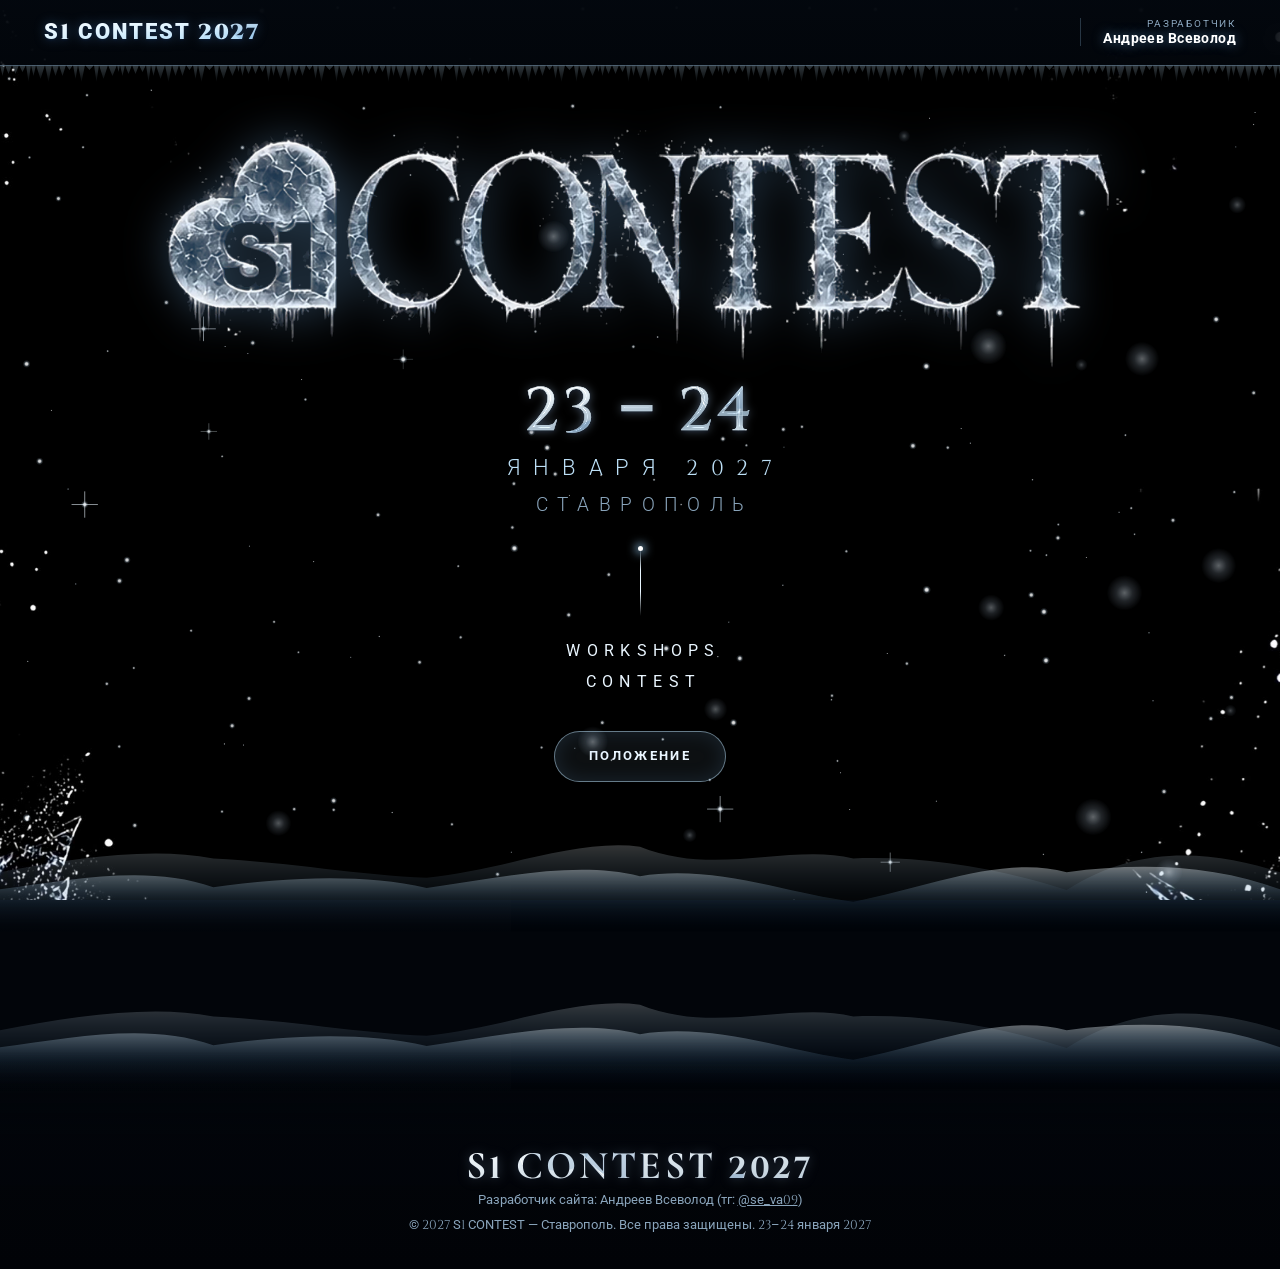
<file: index.html>
<!DOCTYPE html>
<html lang="ru">
<head>
    <meta charset="UTF-8">
    <meta name="viewport" content="width=device-width, initial-scale=1.0, user-scalable=yes">
    <title>S1 CONTEST 2027 | Ставрополь</title>
    <meta name="theme-color" content="#02050a">
    <meta name="description" content="S1 CONTEST 2027 — танцевальный контест и мастер-классы в Ставрополе, 23–24 января 2027.">
    <link rel="icon" href="data:image/svg+xml,%3Csvg xmlns='http://www.w3.org/2000/svg' viewBox='0 0 24 24' fill='none' stroke='%23bcdff6' stroke-width='1.6' stroke-linecap='round'%3E%3Cpath d='M12 2v20M4 7l16 10M4 17L20 7'/%3E%3C/svg%3E">
    <link rel="preload" as="image" href="img/ice-wide.jpg" media="(min-aspect-ratio: 1/1)">
    <link rel="preload" as="image" href="img/ice-tall.jpg" media="(max-aspect-ratio: 1/1)">
    <script>document.documentElement.classList.add('js')</script>
    <link rel="stylesheet" href="https://cdnjs.cloudflare.com/ajax/libs/font-awesome/6.4.0/css/all.min.css">
    <link rel="stylesheet" href="styles.css">
</head>
<body>

<!-- Фон: аврора, ледяная рамка, снегопад -->
<div class="aurora" aria-hidden="true"></div>
<div class="ice-frame" aria-hidden="true"><div class="ice-img"></div></div>
<canvas id="snow-back" aria-hidden="true"></canvas>
<canvas id="snow-front" aria-hidden="true"></canvas>

<svg width="0" height="0" style="position:absolute" aria-hidden="true" focusable="false">
  <defs>
    <filter id="iceText" x="-4%" y="-12%" width="108%" height="124%" color-interpolation-filters="sRGB">
      <feGaussianBlur in="SourceAlpha" stdDeviation="1.7" result="b"/>
      <feSpecularLighting in="b" surfaceScale="5" specularConstant=".6" specularExponent="26" lighting-color="#ffffff" result="s">
        <feDistantLight azimuth="235" elevation="52"/>
      </feSpecularLighting>
      <feComposite in="s" in2="SourceAlpha" operator="in" result="s2"/>
      <feComposite in="SourceGraphic" in2="s2" operator="arithmetic" k1="0" k2="1" k3=".6" k4="0"/>
    </filter>
    <linearGradient id="snowGrad" x1="0" y1="0" x2="0" y2="1">
      <stop offset="0" stop-color="#f2faff" stop-opacity=".96"/>
      <stop offset=".16" stop-color="#c9e4f7" stop-opacity=".72"/>
      <stop offset=".55" stop-color="#5b8fbb" stop-opacity=".26"/>
      <stop offset="1" stop-color="#0a182a" stop-opacity="0"/>
    </linearGradient>
    <linearGradient id="iceHeart" x1="0" y1="0" x2="1" y2="1">
      <stop offset="0" stop-color="#ffffff"/>
      <stop offset=".5" stop-color="#b9d8ee"/>
      <stop offset="1" stop-color="#6f9ec0"/>
    </linearGradient>
  </defs>
</svg>

<header>
    <div class="container">
        <div class="header-content">
            <div class="logo">S1 CONTEST 2027</div>
            
            
            <a class="dev-credit" href="https://t.me/se_va09" target="_blank" rel="noopener" title="Разработчик сайта"><span>Разработчик</span><b>Андреев Всеволод</b></a>
        </div>
    </div>
</header>


<section class="hero" id="hero">
    <div class="container">
        <div class="hero-content">
            <h1 class="hero-logo"><img src="img/logo-s1-contest.webp" alt="S1 CONTEST 2027" width="2520" height="634"></h1>
            <div class="hero-date">23 – 24</div>
            <div class="hero-month">января 2027</div>
            <div class="hero-place">Ставрополь</div>
            <div class="hero-line"></div>
            <div class="hero-sub">Workshops<br>Contest</div>
            <div class="btn-group">
                <a href="polozhenie.html" class="btn ghost">ПОЛОЖЕНИЕ</a>
            </div>
        </div>
    </div>
    <div class="drift" aria-hidden="true">
        <svg class="d-back" viewBox="0 0 1440 160" preserveAspectRatio="none"><path d="M0 70 C84 50 168 33 240 50 C324 55 408 75 480 78 C564 68 648 21 720 33 C804 77 888 28 960 50 C1044 46 1128 66 1200 96 C1284 26 1368 41 1440 70 V160 H0 Z" fill="url(#snowGrad)"/></svg>
        <svg class="d-front" viewBox="0 0 1440 160" preserveAspectRatio="none"><path d="M0 95 C84 80 168 59 240 92 C324 77 408 72 480 93 C564 78 648 53 720 76 C804 58 888 102 960 113 C1044 92 1128 45 1200 70 C1284 55 1368 60 1440 95 V160 H0 Z" fill="url(#snowGrad)"/></svg>
    </div>
</section>

<footer>
    <div class="drift" aria-hidden="true">
        <svg class="d-back" viewBox="0 0 1440 160" preserveAspectRatio="none"><path d="M0 70 C84 50 168 33 240 50 C324 55 408 75 480 78 C564 68 648 21 720 33 C804 77 888 28 960 50 C1044 46 1128 66 1200 96 C1284 26 1368 41 1440 70 V160 H0 Z" fill="url(#snowGrad)"/></svg>
        <svg class="d-front" viewBox="0 0 1440 160" preserveAspectRatio="none"><path d="M0 95 C84 80 168 59 240 92 C324 77 408 72 480 93 C564 78 648 53 720 76 C804 58 888 102 960 113 C1044 92 1128 45 1200 70 C1284 55 1368 60 1440 95 V160 H0 Z" fill="url(#snowGrad)"/></svg>
    </div>
    <div class="container">
        <h3>S1 CONTEST 2027</h3>
        <p class="copyright">Разработчик сайта: Андреев Всеволод (тг: <a href="https://t.me/se_va09" target="_blank" rel="noopener" style="color:inherit;text-decoration:underline">@se_va09</a>)</p>
        <p class="copyright">© 2027 S1 CONTEST — Ставрополь. Все права защищены. 23–24 января 2027</p>
    </div>
</footer>

<script src="forms.js"></script>
<script src="script.js"></script>
</body>
</html>
</file>
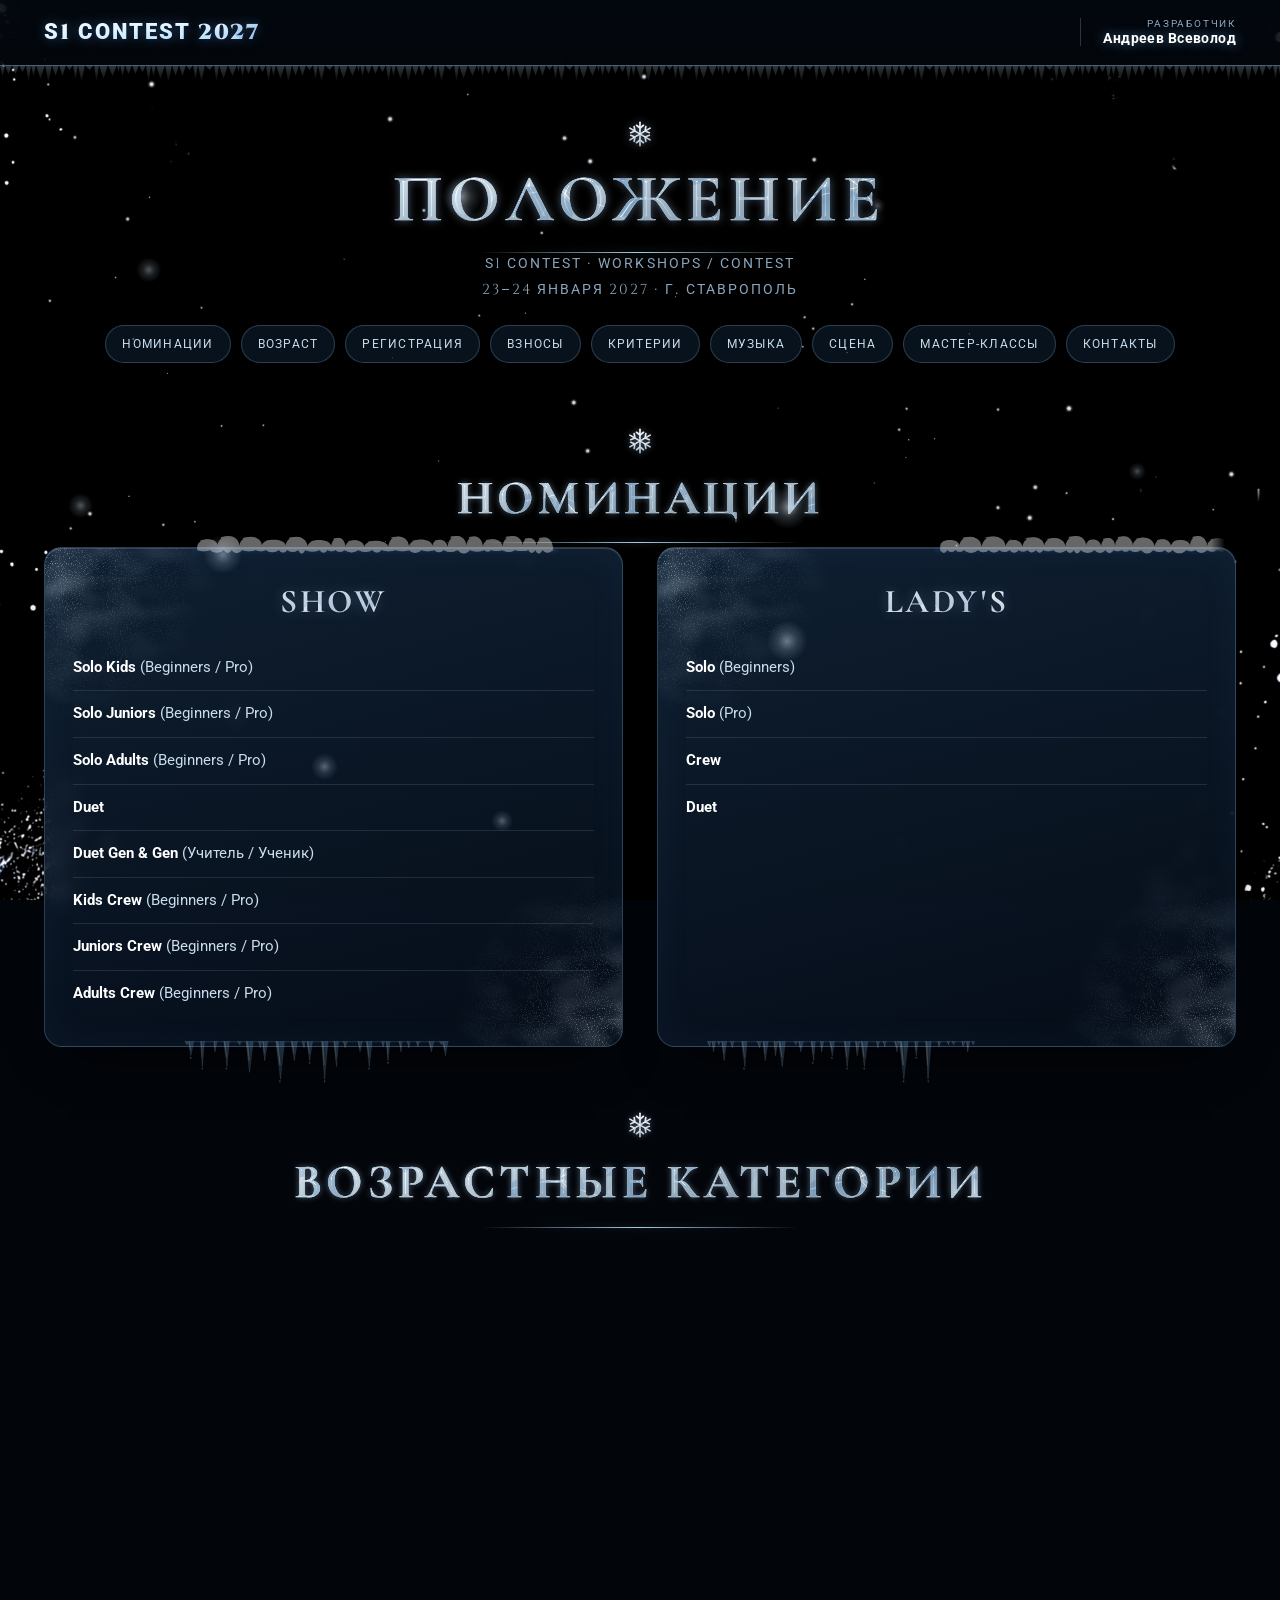
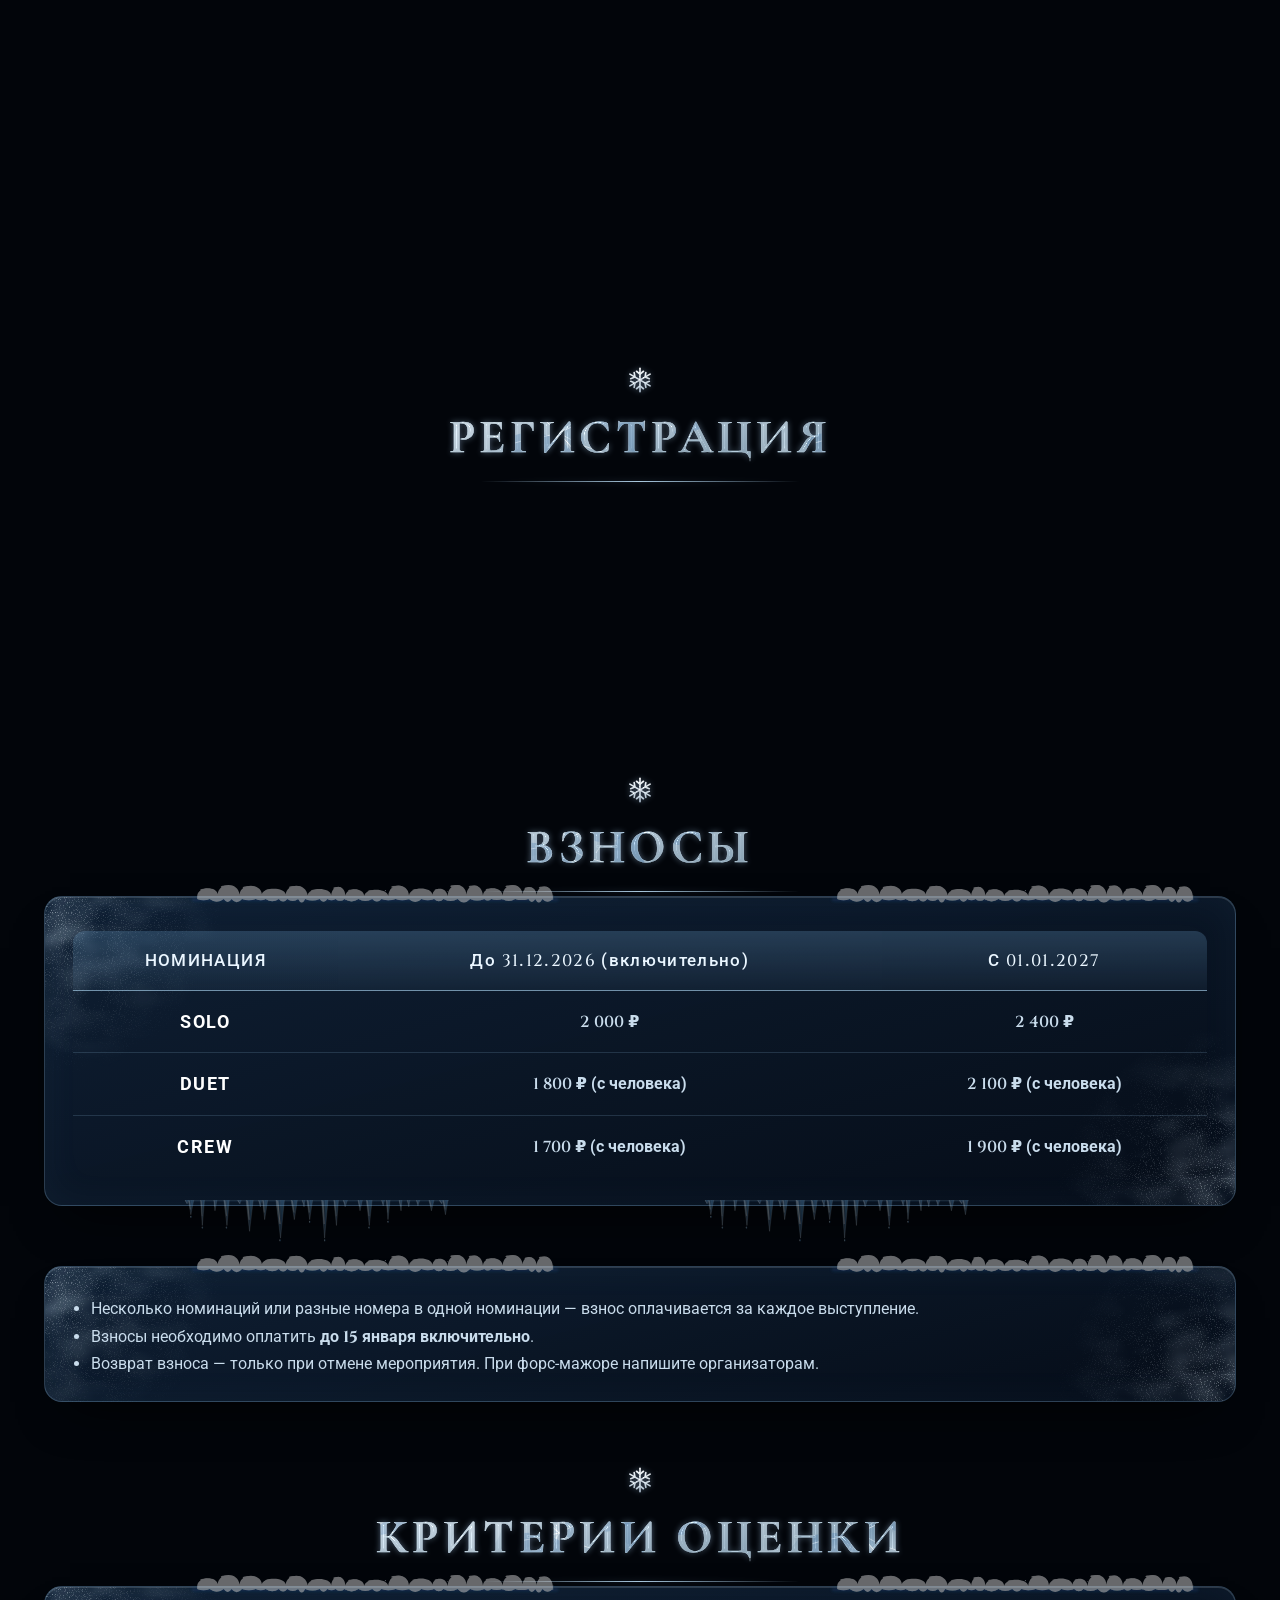
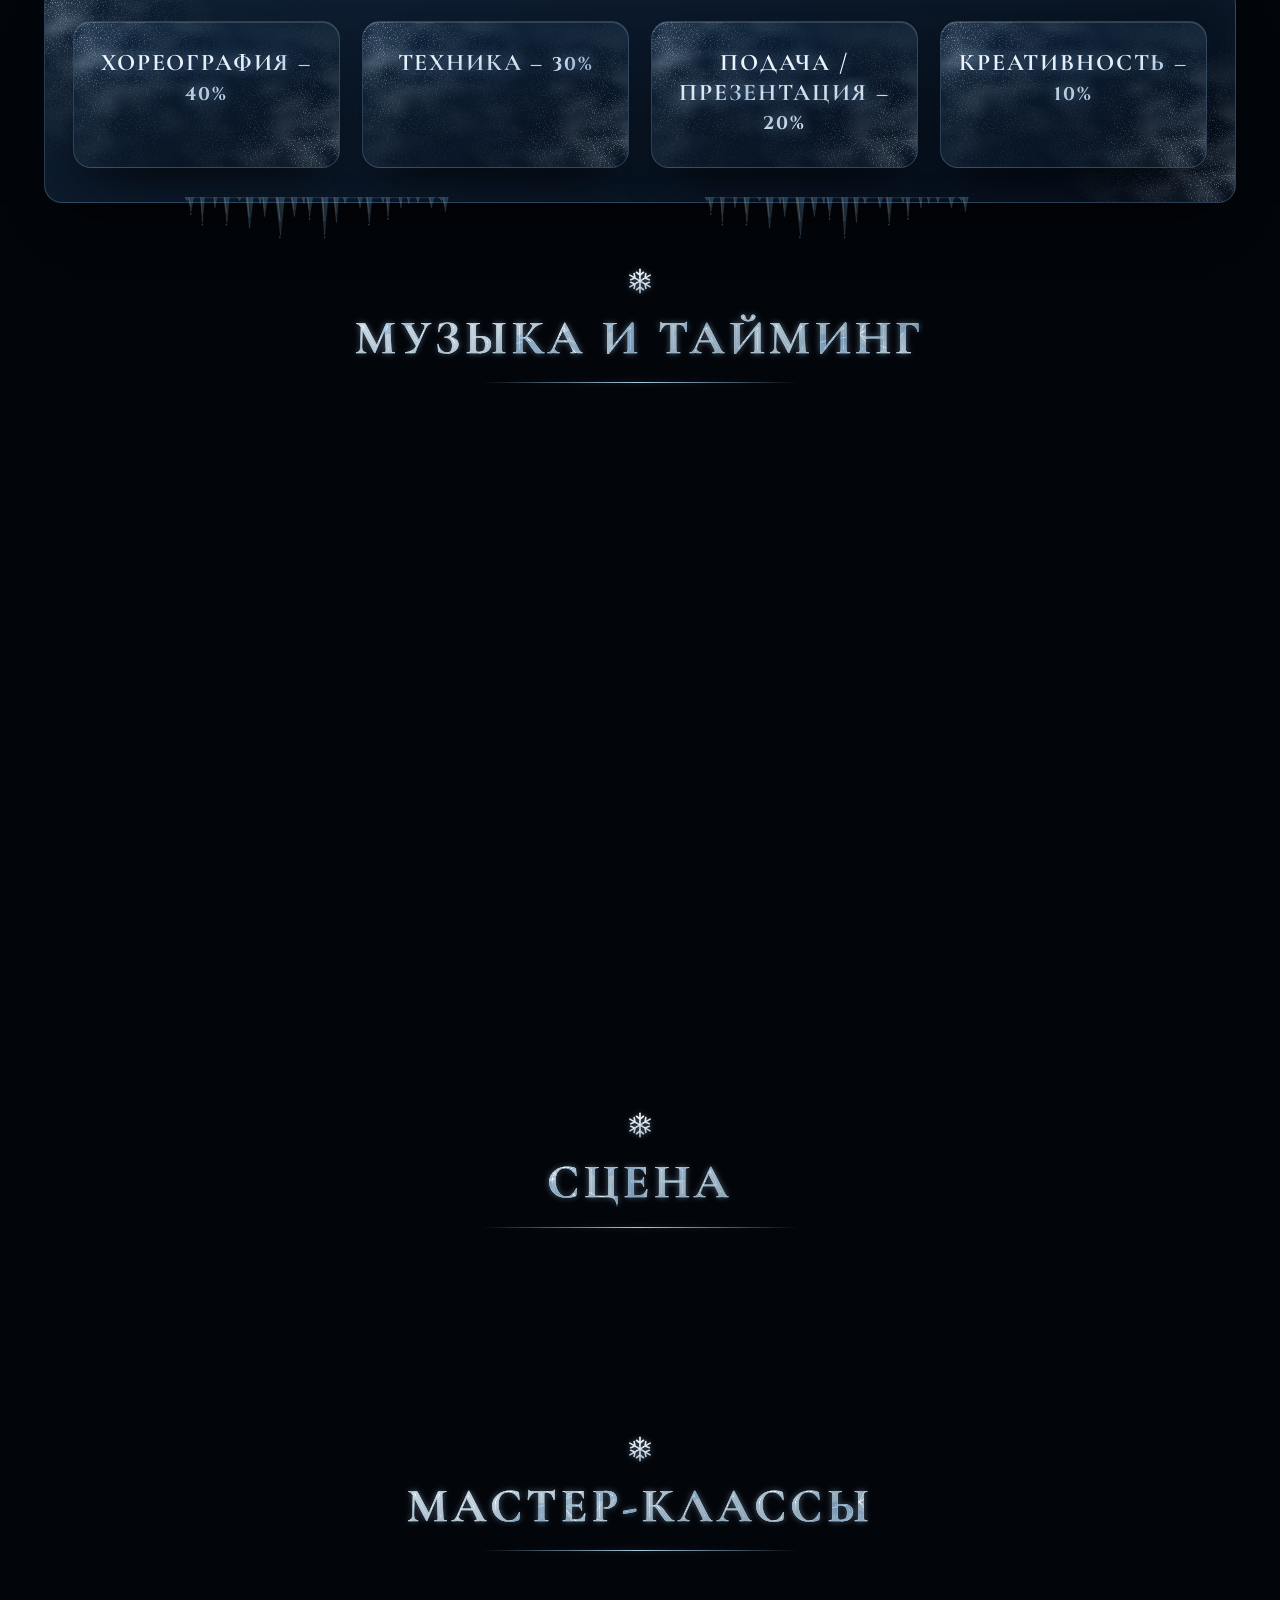
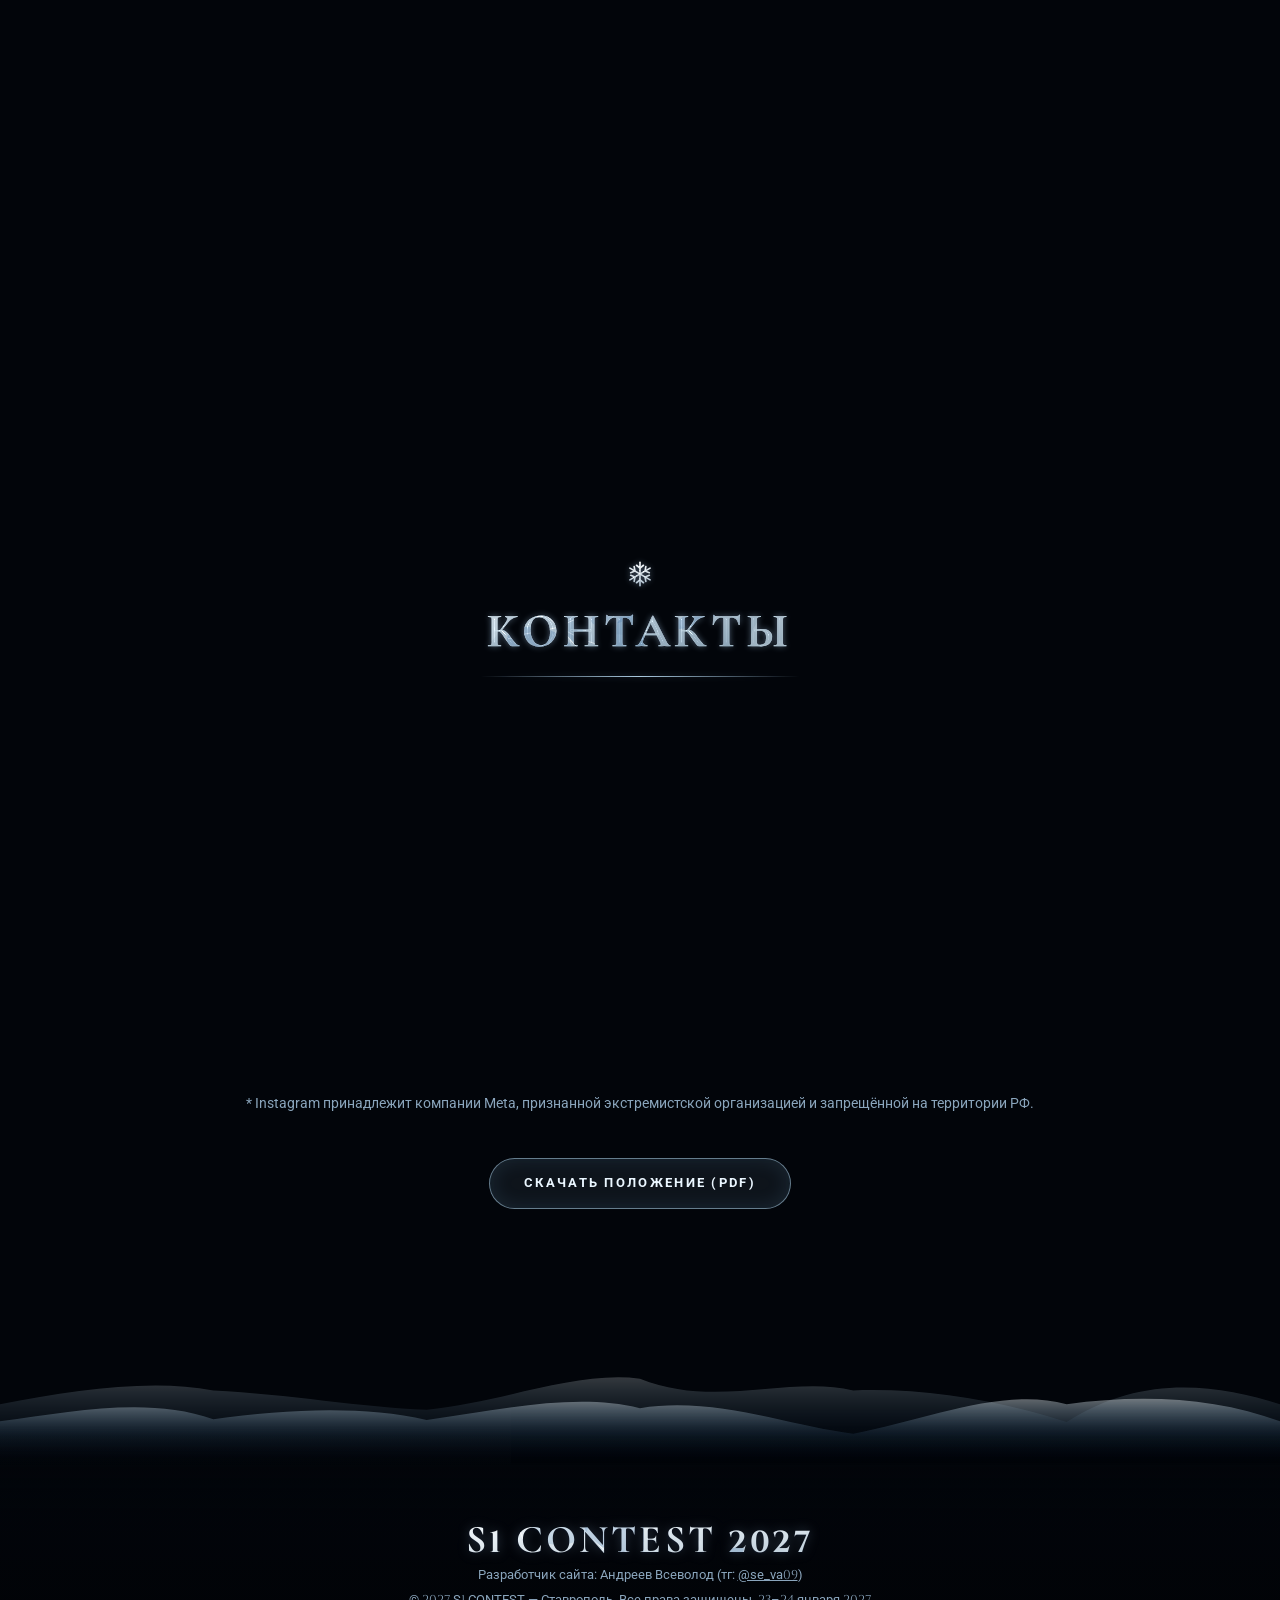
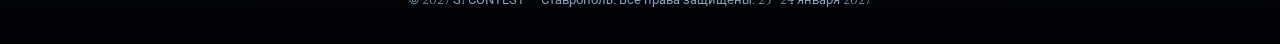
<file: polozhenie.html>
<!DOCTYPE html>
<html lang="ru">
<head>
    <meta charset="UTF-8">
    <meta name="viewport" content="width=device-width, initial-scale=1.0, user-scalable=yes">
    <title>Положение | S1 CONTEST 2027</title>
    <meta name="theme-color" content="#02050a">
    <meta name="description" content="S1 CONTEST 2027 — танцевальный контест и мастер-классы в Ставрополе, 23–24 января 2027.">
    <link rel="icon" href="data:image/svg+xml,%3Csvg xmlns='http://www.w3.org/2000/svg' viewBox='0 0 24 24' fill='none' stroke='%23bcdff6' stroke-width='1.6' stroke-linecap='round'%3E%3Cpath d='M12 2v20M4 7l16 10M4 17L20 7'/%3E%3C/svg%3E">
    <link rel="preload" as="image" href="img/ice-wide.jpg" media="(min-aspect-ratio: 1/1)">
    <link rel="preload" as="image" href="img/ice-tall.jpg" media="(max-aspect-ratio: 1/1)">
    <script>document.documentElement.classList.add('js')</script>
    <link rel="stylesheet" href="https://cdnjs.cloudflare.com/ajax/libs/font-awesome/6.4.0/css/all.min.css">
    <link rel="stylesheet" href="styles.css">
    <link rel="stylesheet" href="orders.css">
<style>
.pol-lead{text-align:center;color:var(--muted);letter-spacing:.14em;text-transform:uppercase;font-size:.9rem;line-height:1.8;margin:-6px 0 22px}
.pol-toc{display:flex;flex-wrap:wrap;gap:10px;justify-content:center;margin-bottom:10px}
.pol-toc a{padding:8px 16px;border:1px solid var(--line);border-radius:999px;color:var(--text);text-decoration:none;font-size:.78rem;letter-spacing:.1em;text-transform:uppercase;background:rgba(16,34,54,.55)}
.pol-toc a:hover{border-color:var(--ice-2);color:#fff}
.pol-page .pol-h{font-size:clamp(1.5rem,4vw,2.3rem);margin-top:64px;scroll-margin-top:90px}
.pol-page .categories-grid,.pol-page .info-box,.pol-page .warning-box,.pol-page .fees-table-container,.pol-page .criteria-box{margin-left:auto;margin-right:auto}
.pol-list{margin:0 0 0 20px;line-height:1.7}
.pol-pdf{text-align:center;margin-top:44px}
</style></head>
<body>

<!-- Фон: аврора, ледяная рамка, снегопад -->
<div class="aurora" aria-hidden="true"></div>
<div class="ice-frame" aria-hidden="true"><div class="ice-img"></div></div>
<canvas id="snow-back" aria-hidden="true"></canvas>
<canvas id="snow-front" aria-hidden="true"></canvas>

<svg width="0" height="0" style="position:absolute" aria-hidden="true" focusable="false">
  <defs>
    <filter id="iceText" x="-4%" y="-12%" width="108%" height="124%" color-interpolation-filters="sRGB">
      <feGaussianBlur in="SourceAlpha" stdDeviation="1.7" result="b"/>
      <feSpecularLighting in="b" surfaceScale="5" specularConstant=".6" specularExponent="26" lighting-color="#ffffff" result="s">
        <feDistantLight azimuth="235" elevation="52"/>
      </feSpecularLighting>
      <feComposite in="s" in2="SourceAlpha" operator="in" result="s2"/>
      <feComposite in="SourceGraphic" in2="s2" operator="arithmetic" k1="0" k2="1" k3=".6" k4="0"/>
    </filter>
    <linearGradient id="snowGrad" x1="0" y1="0" x2="0" y2="1">
      <stop offset="0" stop-color="#f2faff" stop-opacity=".96"/>
      <stop offset=".16" stop-color="#c9e4f7" stop-opacity=".72"/>
      <stop offset=".55" stop-color="#5b8fbb" stop-opacity=".26"/>
      <stop offset="1" stop-color="#0a182a" stop-opacity="0"/>
    </linearGradient>
    <linearGradient id="iceHeart" x1="0" y1="0" x2="1" y2="1">
      <stop offset="0" stop-color="#ffffff"/>
      <stop offset=".5" stop-color="#b9d8ee"/>
      <stop offset="1" stop-color="#6f9ec0"/>
    </linearGradient>
  </defs>
</svg>

<header>
    <div class="container">
        <div class="header-content">
            <a class="logo" href="index.html" style="text-decoration:none">S1 CONTEST 2027</a>
            
            
            <a class="dev-credit" href="https://t.me/se_va09" target="_blank" rel="noopener" title="Разработчик сайта"><span>Разработчик</span><b>Андреев Всеволод</b></a>
        </div>
    </div>
</header>

<section class="page-sec pol-page"><div class="container">
  <h1 class="section-title">ПОЛОЖЕНИЕ</h1>
  <p class="pol-lead">S1 CONTEST · WORKSHOPS / CONTEST<br>23–24 января 2027 · г. Ставрополь</p>
  <div class="pol-toc">
    <a href="#nom">Номинации</a><a href="#age">Возраст</a><a href="#reg">Регистрация</a><a href="#fee">Взносы</a><a href="#crit">Критерии</a><a href="#music">Музыка</a><a href="#stage">Сцена</a><a href="#ws">Мастер-классы</a><a href="#cont">Контакты</a>
  </div>

  <h2 class="section-title pol-h" id="nom">НОМИНАЦИИ</h2>
  <div class="categories-grid">
    <div class="category-card"><h3>SHOW</h3><ul><li><strong>Solo Kids</strong> (Beginners / Pro)</li><li><strong>Solo Juniors</strong> (Beginners / Pro)</li><li><strong>Solo Adults</strong> (Beginners / Pro)</li><li><strong>Duet</strong></li><li><strong>Duet Gen &amp; Gen</strong> (Учитель / Ученик)</li><li><strong>Kids Crew</strong> (Beginners / Pro)</li><li><strong>Juniors Crew</strong> (Beginners / Pro)</li><li><strong>Adults Crew</strong> (Beginners / Pro)</li></ul></div>
    <div class="category-card"><h3>LADY'S</h3><ul><li><strong>Solo</strong> (Beginners)</li><li><strong>Solo</strong> (Pro)</li><li><strong>Crew</strong></li><li><strong>Duet</strong></li></ul></div>
  </div>

  <h2 class="section-title pol-h" id="age">ВОЗРАСТНЫЕ КАТЕГОРИИ</h2>
  <div class="categories-grid">
    <div class="category-card"><h3>SHOW</h3><ul><li><strong>Kids</strong> — до 12 лет включительно</li><li><strong>Juniors</strong> — 13–17 лет включительно</li><li><strong>Adults</strong> — от 18 лет включительно</li></ul></div>
    <div class="category-card"><h3>БЕЗ ОГРАНИЧЕНИЙ</h3><ul><li><strong>Adults Crew (Beginners / Pro)</strong>, <strong>Duet</strong> и <strong>Duet Gen &amp; Gen</strong> — без возрастных ограничений</li></ul></div>
    <div class="category-card"><h3>LADY'S</h3><ul><li>от 16 лет</li><li>Solo · Crew · Duet</li></ul></div>
  </div>
  <div class="categories-grid" style="margin-top:20px">
    <div class="info-box"><h3>УРОВНИ</h3><p><strong>BEGINNERS</strong> — танцоры начального и среднего уровня, занимающиеся до 2 лет.<br><strong>PRO</strong> — профессиональные танцоры, занимающиеся более 2–3 лет.</p></div>
    <div class="info-box"><h3>СОСТАВ</h3><p><strong>SOLO</strong> — 1 участник · <strong>DUET</strong> — 2 участника · <strong>CREW</strong> — от 5 участников.</p></div>
  </div>
  <div class="warning-box"><h3>20% ИЗ СОСЕДНЕЙ КАТЕГОРИИ</h3><p>В каждой категории допускается 20% участников из соседней возрастной категории.</p></div>

  <h2 class="section-title pol-h" id="reg">РЕГИСТРАЦИЯ</h2>
  <div class="info-box"><ul class="pol-list"><li>Регистрация во всех номинациях — <strong>до 10 января включительно</strong>. После 10 января заявки не принимаются.</li><li>Количество участников ограничено. Если лимит набран, регистрация закрывается раньше срока; поздние заявки попадают в «лист ожидания».</li></ul></div>
  <div class="warning-box"><h3>ВНИМАНИЕ</h3><p>Регистрация считается завершённой только после оплаты взноса.</p></div>

  <h2 class="section-title pol-h" id="fee">ВЗНОСЫ</h2>
  <div class="fees-table-container"><div class="table-wrapper"><table class="fees-table"><thead><tr><th>НОМИНАЦИЯ</th><th>До 31.12.2026 (включительно)</th><th>С 01.01.2027</th></tr></thead><tbody><tr><td><strong>SOLO</strong></td><td>2 000 ₽</td><td>2 400 ₽</td></tr><tr><td><strong>DUET</strong></td><td>1 800 ₽ (с человека)</td><td>2 100 ₽ (с человека)</td></tr><tr><td><strong>CREW</strong></td><td>1 700 ₽ (с человека)</td><td>1 900 ₽ (с человека)</td></tr></tbody></table></div></div>
  <div class="info-box" style="margin-top:20px"><ul class="pol-list"><li>Несколько номинаций или разные номера в одной номинации — взнос оплачивается за каждое выступление.</li><li>Взносы необходимо оплатить <strong>до 15 января включительно</strong>.</li><li>Возврат взноса — только при отмене мероприятия. При форс-мажоре напишите организаторам.</li></ul></div>

  <h2 class="section-title pol-h" id="crit">КРИТЕРИИ ОЦЕНКИ</h2>
  <div class="criteria-box"><div class="criteria-list"><div class="criterion"><h4>ХОРЕОГРАФИЯ – 40%</h4></div><div class="criterion"><h4>ТЕХНИКА – 30%</h4></div><div class="criterion"><h4>ПОДАЧА / ПРЕЗЕНТАЦИЯ – 20%</h4></div><div class="criterion"><h4>КРЕАТИВНОСТЬ – 10%</h4></div></div></div>

  <h2 class="section-title pol-h" id="music">МУЗЫКА И ТАЙМИНГ</h2>
  <div class="categories-grid">
    <div class="category-card"><h3>ТАЙМИНГ</h3><ul><li><strong>SOLO</strong> (Kids, Juniors, Lady's Beginners) — до 1:30</li><li><strong>SOLO Adult</strong> и <strong>LADY'S PRO</strong> — до 2:00</li><li><strong>DUET</strong> — до 2:00</li><li><strong>CREW</strong> — до 4:00</li></ul></div>
    <div class="category-card"><h3>СДАЧА МУЗЫКИ</h3><ul><li>Срок — <strong>до 15 января включительно</strong></li><li><a href="https://forms.yandex.ru/u/6b09ecff97a377adfd7ee954" target="_blank" style="color:#bfe0fb;text-decoration:underline"><strong>Форма сбора музыки</strong></a></li><li>Или почта: <strong>s1contest.music@yandex.ru</strong></li><li>Формат MP3; иметь с собой на USB-флешке</li></ul></div>
  </div>
  <div class="info-box" style="margin-top:20px"><h3>ОФОРМЛЕНИЕ ПИСЬМА</h3><p><strong>Тема письма:</strong> Ф.И. / ДУЭТ / КОМАНДА _ ФИ руководителя/хореографа _ контактный телефон.</p><p><strong>Название файла:</strong> Ф.И. / ДУЭТ / КОМАНДА – ВОЗРАСТНОЕ ПОДРАЗДЕЛЕНИЕ – НОМИНАЦИЯ – С ТОЧКИ / ИЗ-ЗА КУЛИС.</p></div>
  <div class="warning-box"><h3>ЗАПРЕЩЕНО</h3><p>Ненормативная лексика: в KIDS и JUNIORS — на любом языке, во всех номинациях — на русском. Также запрещена любая пропаганда, запрещённая на территории РФ.</p></div>

  <h2 class="section-title pol-h" id="stage">СЦЕНА</h2>
  <div class="info-box"><p><strong>Место:</strong> г. Ставрополь, ул. Кулакова, 2, корпус 9.<br><strong>Покрытие:</strong> профессиональный линолеум.</p><p class="warning">Запрещён реквизит, который загрязняет, повреждает или намачивает поверхность.</p></div>

  <h2 class="section-title pol-h" id="ws">МАСТЕР-КЛАССЫ</h2>
  <div class="info-box"><p><strong>Дата:</strong> 23 января 2027 · <strong>Место:</strong> г. Ставрополь, ул. Перспективная, 1 Г</p><p><strong>Мастера и расписание:</strong> скоро анонсируем!</p></div>
  <div class="fees-table-container" style="margin-top:20px"><div class="table-wrapper"><table class="fees-table"><thead><tr><th></th><th>До 31.12 включительно</th><th>С 01.01</th></tr></thead><tbody><tr><td><strong>Full pass — с репостом</strong></td><td>5 900 ₽</td><td>6 900 ₽</td></tr><tr><td><strong>Full pass — без репоста</strong></td><td>6 100 ₽</td><td>7 100 ₽</td></tr></tbody></table></div></div>
  <div class="info-box" style="margin-top:20px"><ul class="pol-list"><li>Место бронируется при 100% оплате или при 50% предоплате; остаток — не позднее 5 декабря.</li><li>Оплата за класс возвращается только при отмене мероприятия, но своё место можно подарить или перепродать.</li></ul></div>
  

  <h2 class="section-title pol-h" id="cont">КОНТАКТЫ</h2>
  <div class="contacts-grid">
    <a href="https://t.me/s1_contest" target="_blank" class="contact-item"><i class="fab fa-telegram"></i><h3>TELEGRAM КАНАЛ</h3><p>s1_contest</p></a>
    <a href="https://max.ru/channel_S1_CONTEST" target="_blank" class="contact-item"><i class="fas fa-comment-dots"></i><h3>MAX КАНАЛ</h3><p>S1_CONTEST</p></a>
    <a href="tel:+79624542221" class="contact-item"><i class="fas fa-phone-alt"></i><h3>ТЕЛЕФОН</h3><p>+7 962-454-22-21</p></a>
    <a href="mailto:s1.contest.stav@gmail.com" class="contact-item"><i class="fas fa-envelope"></i><h3>E-MAIL</h3><p>s1.contest.stav@gmail.com</p></a>
    <a href="mailto:s1contest.music@yandex.ru" class="contact-item"><i class="fas fa-music"></i><h3>ПОЧТА ДЛЯ МУЗЫКИ</h3><p>s1contest.music@yandex.ru</p></a>
    <div class="contact-item"><i class="fab fa-instagram"></i><h3>ИНСТАГРАМ*</h3><p>s1family_contest</p></div>
  </div>
  <p class="note" style="text-align:center">* Instagram принадлежит компании Meta, признанной экстремистской организацией и запрещённой на территории РФ.</p>
  <div class="pol-pdf"><a href="polojenie.pdf" class="btn ghost" target="_blank">СКАЧАТЬ ПОЛОЖЕНИЕ (PDF)</a></div>
</div></section>
<footer>
    <div class="drift" aria-hidden="true">
        <svg class="d-back" viewBox="0 0 1440 160" preserveAspectRatio="none"><path d="M0 70 C84 50 168 33 240 50 C324 55 408 75 480 78 C564 68 648 21 720 33 C804 77 888 28 960 50 C1044 46 1128 66 1200 96 C1284 26 1368 41 1440 70 V160 H0 Z" fill="url(#snowGrad)"/></svg>
        <svg class="d-front" viewBox="0 0 1440 160" preserveAspectRatio="none"><path d="M0 95 C84 80 168 59 240 92 C324 77 408 72 480 93 C564 78 648 53 720 76 C804 58 888 102 960 113 C1044 92 1128 45 1200 70 C1284 55 1368 60 1440 95 V160 H0 Z" fill="url(#snowGrad)"/></svg>
    </div>
    <div class="container">
        <h3>S1 CONTEST 2027</h3>
        <p class="copyright">Разработчик сайта: Андреев Всеволод (тг: <a href="https://t.me/se_va09" target="_blank" rel="noopener" style="color:inherit;text-decoration:underline">@se_va09</a>)</p>
        <p class="copyright">© 2027 S1 CONTEST — Ставрополь. Все права защищены. 23–24 января 2027</p>
    </div>
</footer>
<script src="forms.js"></script>
<script src="script.js"></script>

</body>
</html>
</file>
<file: styles.css>
/* =========================================================
   S1 CONTEST — «Frozen» edition
   Тема: ночь, лёд, снег. Дизайн по мотивам ледяного ролика.
   ========================================================= */

/* ---------- Шрифт Roboto (локально, папка /fonts) ---------- */
@font-face{font-family:'Roboto';font-style:normal;font-weight:300;font-display:swap;src:url(fonts/roboto-cyrillic-300-normal.woff2) format('woff2');unicode-range:U+0301,U+0400-045F,U+0490-0491,U+04B0-04B1,U+2116}
@font-face{font-family:'Roboto';font-style:normal;font-weight:300;font-display:swap;src:url(fonts/roboto-latin-300-normal.woff2) format('woff2');unicode-range:U+0000-00FF,U+0131,U+0152-0153,U+02BB-02BC,U+02C6,U+02DA,U+02DC,U+0304,U+0308,U+0329,U+2000-206F,U+20AC,U+2122,U+2191,U+2193,U+2212,U+2215,U+FEFF,U+FFFD}
@font-face{font-family:'Roboto';font-style:normal;font-weight:400;font-display:swap;src:url(fonts/roboto-cyrillic-400-normal.woff2) format('woff2');unicode-range:U+0301,U+0400-045F,U+0490-0491,U+04B0-04B1,U+2116}
@font-face{font-family:'Roboto';font-style:normal;font-weight:400;font-display:swap;src:url(fonts/roboto-latin-400-normal.woff2) format('woff2');unicode-range:U+0000-00FF,U+0131,U+0152-0153,U+02BB-02BC,U+02C6,U+02DA,U+02DC,U+0304,U+0308,U+0329,U+2000-206F,U+20AC,U+2122,U+2191,U+2193,U+2212,U+2215,U+FEFF,U+FFFD}
@font-face{font-family:'Roboto';font-style:normal;font-weight:500;font-display:swap;src:url(fonts/roboto-cyrillic-500-normal.woff2) format('woff2');unicode-range:U+0301,U+0400-045F,U+0490-0491,U+04B0-04B1,U+2116}
@font-face{font-family:'Roboto';font-style:normal;font-weight:500;font-display:swap;src:url(fonts/roboto-latin-500-normal.woff2) format('woff2');unicode-range:U+0000-00FF,U+0131,U+0152-0153,U+02BB-02BC,U+02C6,U+02DA,U+02DC,U+0304,U+0308,U+0329,U+2000-206F,U+20AC,U+2122,U+2191,U+2193,U+2212,U+2215,U+FEFF,U+FFFD}
@font-face{font-family:'Roboto';font-style:normal;font-weight:700;font-display:swap;src:url(fonts/roboto-cyrillic-700-normal.woff2) format('woff2');unicode-range:U+0301,U+0400-045F,U+0490-0491,U+04B0-04B1,U+2116}
@font-face{font-family:'Roboto';font-style:normal;font-weight:700;font-display:swap;src:url(fonts/roboto-latin-700-normal.woff2) format('woff2');unicode-range:U+0000-00FF,U+0131,U+0152-0153,U+02BB-02BC,U+02C6,U+02DA,U+02DC,U+0304,U+0308,U+0329,U+2000-206F,U+20AC,U+2122,U+2191,U+2193,U+2212,U+2215,U+FEFF,U+FFFD}
@font-face{font-family:'Roboto';font-style:normal;font-weight:900;font-display:swap;src:url(fonts/roboto-cyrillic-900-normal.woff2) format('woff2');unicode-range:U+0301,U+0400-045F,U+0490-0491,U+04B0-04B1,U+2116}
@font-face{font-family:'Roboto';font-style:normal;font-weight:900;font-display:swap;src:url(fonts/roboto-latin-900-normal.woff2) format('woff2');unicode-range:U+0000-00FF,U+0131,U+0152-0153,U+02BB-02BC,U+02C6,U+02DA,U+02DC,U+0304,U+0308,U+0329,U+2000-206F,U+20AC,U+2122,U+2191,U+2193,U+2212,U+2215,U+FEFF,U+FFFD}
@font-face{font-family:'Cormorant Garamond';font-style:normal;font-weight:600;font-display:swap;src:url(fonts/cormorant-garamond-cyrillic-600-normal.woff2) format('woff2');unicode-range:U+0301,U+0400-045F,U+0490-0491,U+04B0-04B1,U+2116}
@font-face{font-family:'Cormorant Garamond';font-style:normal;font-weight:600;font-display:swap;src:url(fonts/cormorant-garamond-latin-600-normal.woff2) format('woff2');unicode-range:U+0000-00FF,U+0131,U+0152-0153,U+02BB-02BC,U+02C6,U+02DA,U+02DC,U+0304,U+0308,U+0329,U+2000-206F,U+20AC,U+2122,U+2191,U+2193,U+2212,U+2215,U+FEFF,U+FFFD}
@font-face{font-family:'Cormorant Garamond';font-style:normal;font-weight:700;font-display:swap;src:url(fonts/cormorant-garamond-cyrillic-700-normal.woff2) format('woff2');unicode-range:U+0301,U+0400-045F,U+0490-0491,U+04B0-04B1,U+2116}
@font-face{font-family:'Cormorant Garamond';font-style:normal;font-weight:700;font-display:swap;src:url(fonts/cormorant-garamond-latin-700-normal.woff2) format('woff2');unicode-range:U+0000-00FF,U+0131,U+0152-0153,U+02BB-02BC,U+02C6,U+02DA,U+02DC,U+0304,U+0308,U+0329,U+2000-206F,U+20AC,U+2122,U+2191,U+2193,U+2212,U+2215,U+FEFF,U+FFFD}
@font-face{font-family:'S1 Digits';font-style:normal;font-weight:400 900;font-display:swap;src:url(fonts/cinzel-latin-wght-normal.woff2) format('woff2');unicode-range:U+0030-0039}

/* ---------- Переменные ---------- */
@property --spot { syntax: '<number>'; inherits: false; initial-value: 0; }

:root{
  --ink:#02050a;
  --night:#050b14;
  --deep:#0a1624;
  --ice-0:#ffffff;
  --ice-1:#eaf6ff;
  --ice-2:#bcdff6;
  --ice-3:#7fb4de;
  --ice-4:#417aa9;
  --text:#c9dcec;
  --muted:#8aa5bc;
  --amber:#ffd9a0;
  --line:rgba(160,210,245,.24);
  --line-strong:rgba(190,230,255,.5);

  --serif:'S1 Digits','Roboto','Segoe UI',system-ui,sans-serif;
  --sans:'S1 Digits','Roboto','Segoe UI',system-ui,sans-serif;

  --ice-img:url(img/ice-wide.jpg);
  --iceO:1;          /* прозрачность ледяной рамки (меняется при скролле) */
  --px:0px; --py:0px;/* параллакс от мыши */

  --cap:url("data:image/svg+xml,%3Csvg xmlns='http://www.w3.org/2000/svg' width='288' height='22' viewBox='0 0 288 22'%3E%3Cpath d='M0 22 V12 Q17 -3 34 10 Q54 -5 74 10 Q85 -5 96 10 Q113 -5 130 10 Q144 -5 158 10 Q169 1 180 10 Q200 -5 220 10 Q234 -5 248 10 Q268 -5 288 10 V22 Z' fill='%23fff'/%3E%3C/svg%3E");
  --cap-w:288px;
  --icicles:url("data:image/svg+xml,%3Csvg xmlns='http://www.w3.org/2000/svg' width='200' height='40' viewBox='0 0 200 40'%3E%3Cpath d='M0 0 L4.0 32 L8 0 Z M8 0 L12.0 18 L16 0 Z M16 0 L20.0 32 L24 0 Z M24 0 L28.0 22 L32 0 Z M32 0 L38.5 18 L45 0 Z M45 0 L50.0 14 L55 0 Z M55 0 L61.5 22 L68 0 Z M68 0 L72.0 32 L76 0 Z M76 0 L82.5 14 L89 0 Z M89 0 L93.0 8 L97 0 Z M97 0 L102.0 26 L107 0 Z M107 0 L115.0 12 L123 0 Z M123 0 L131.0 26 L139 0 Z M139 0 L145.5 38 L152 0 Z M152 0 L157.0 22 L162 0 Z M162 0 L167.0 14 L172 0 Z M172 0 L178.5 26 L185 0 Z M185 0 L191.5 26 L198 0 Z M198 0 L199.0 14 L200 0 Z ' fill='%23fff'/%3E%3C/svg%3E");
  --icicles-sm:url("data:image/svg+xml,%3Csvg xmlns='http://www.w3.org/2000/svg' width='120' height='18' viewBox='0 0 120 18'%3E%3Cpath d='M0 0 L2.5 11 L5 0 Z M5 0 L8.5 9 L12 0 Z M12 0 L15.5 9 L19 0 Z M19 0 L22.5 7 L26 0 Z M26 0 L28.5 17 L31 0 Z M31 0 L33.5 11 L36 0 Z M36 0 L40.5 14 L45 0 Z M45 0 L48.5 17 L52 0 Z M52 0 L55.5 11 L59 0 Z M59 0 L62.5 11 L66 0 Z M66 0 L69.5 5 L73 0 Z M73 0 L75.5 14 L78 0 Z M78 0 L81.5 17 L85 0 Z M85 0 L89.5 5 L94 0 Z M94 0 L96.5 17 L99 0 Z M99 0 L103.5 14 L108 0 Z M108 0 L112.5 11 L117 0 Z M117 0 L118.5 7 L120 0 Z ' fill='%23fff'/%3E%3C/svg%3E");
  --icicles-word:url("data:image/svg+xml,%3Csvg xmlns='http://www.w3.org/2000/svg' width='300' height='64' viewBox='0 0 300 64'%3E%3Cpath d='M0 0 L4.0 20 L8 0 Z M8 0 L13.0 60 L18 0 Z M18 0 L21.0 8 L24 0 Z M24 0 L28.0 26 L32 0 Z M32 0 L37.0 16 L42 0 Z M42 0 L46.0 10 L50 0 Z M50 0 L53.0 14 L56 0 Z M56 0 L59.0 40 L62 0 Z M62 0 L66.0 20 L70 0 Z M70 0 L74.0 16 L78 0 Z M78 0 L81.0 8 L84 0 Z M84 0 L88.0 34 L92 0 Z M92 0 L96.0 26 L100 0 Z M100 0 L104.0 34 L108 0 Z M108 0 L112.0 20 L116 0 Z M116 0 L120.0 20 L124 0 Z M124 0 L127.0 26 L130 0 Z M130 0 L133.0 26 L136 0 Z M136 0 L139.0 40 L142 0 Z M142 0 L147.0 40 L152 0 Z M152 0 L155.0 8 L158 0 Z M158 0 L163.0 26 L168 0 Z M168 0 L172.0 14 L176 0 Z M176 0 L179.0 26 L182 0 Z M182 0 L186.0 34 L190 0 Z M190 0 L194.0 60 L198 0 Z M198 0 L201.0 34 L204 0 Z M204 0 L209.0 10 L214 0 Z M214 0 L218.0 34 L222 0 Z M222 0 L226.0 20 L230 0 Z M230 0 L234.0 20 L238 0 Z M238 0 L241.0 8 L244 0 Z M244 0 L249.0 20 L254 0 Z M254 0 L257.0 40 L260 0 Z M260 0 L263.0 40 L266 0 Z M266 0 L270.0 26 L274 0 Z M274 0 L277.0 60 L280 0 Z M280 0 L285.0 10 L290 0 Z M290 0 L293.0 10 L296 0 Z M296 0 L298.0 26 L300 0 Z ' fill='%23fff'/%3E%3C/svg%3E");
  --flake:url("data:image/svg+xml,%3Csvg xmlns='http://www.w3.org/2000/svg' viewBox='0 0 24 24' fill='none' stroke='%23fff' stroke-width='1.4' stroke-linecap='round'%3E%3Cg id='a'%3E%3Cpath d='M12 2v20'/%3E%3Cpath d='M9 4.5l3 2.5 3-2.5M9 19.5l3-2.5 3 2.5'/%3E%3C/g%3E%3Cuse href='%23a' transform='rotate%2860 12 12%29'/%3E%3Cuse href='%23a' transform='rotate%28120 12 12%29'/%3E%3C/svg%3E");
}

*{margin:0;padding:0;box-sizing:border-box}
html{scroll-behavior:auto;-webkit-text-size-adjust:100%}
body{
  font-family:var(--sans);
  background:var(--ink);
  color:var(--text);
  overflow-x:hidden;
  line-height:1.6;
  font-size:16px;
  -webkit-font-smoothing:antialiased;
}
::selection{background:rgba(127,180,222,.45);color:#fff}
a{color:inherit}
img{max-width:100%}

/* ---------- Фон: аврора, лёд, снег ---------- */
.aurora{position:fixed;inset:0;z-index:-4;pointer-events:none;background:radial-gradient(120% 90% at 50% 0%,#07121f 0%,#040a12 55%,#02050a 100%)}

.ice-frame{position:fixed;inset:0;z-index:-3;pointer-events:none;overflow:hidden;
  opacity:var(--iceO);transition:opacity .25s linear}
.ice-img{position:absolute;inset:-3%;
  background:var(--ice-img) center center/cover no-repeat;
  mix-blend-mode:screen;
  transform:translate3d(var(--px),var(--py),0);
  animation:iceIn 3.4s cubic-bezier(.2,.7,.2,1) both;
  will-change:transform}
@keyframes iceIn{from{opacity:0;transform:translate3d(var(--px),var(--py),0) scale(1.14)}to{opacity:1;transform:translate3d(var(--px),var(--py),0) scale(1)}}
#snow-back,#snow-front{position:fixed;inset:0;width:100%;height:100%;pointer-events:none}
#snow-back{z-index:-1}
#snow-front{z-index:900;opacity:.9}

/* ---------- Общие блоки ---------- */
.container{max-width:1240px;margin:0 auto;padding:0 24px;position:relative;z-index:2}

/* ---------- Шапка ---------- */
header{
  position:fixed;top:0;left:0;width:100%;z-index:1000;
  padding:15px 0;
  background:linear-gradient(180deg,rgba(3,8,15,.9),rgba(3,8,15,.72));
  backdrop-filter:blur(12px) saturate(140%);-webkit-backdrop-filter:blur(12px) saturate(140%);
  border-bottom:1px solid var(--line);
  transition:background .3s,box-shadow .3s,padding .3s;
}
header::after{ /* сосульки под шапкой */
  content:"";position:absolute;left:0;right:0;top:100%;height:18px;
  background:linear-gradient(180deg,rgba(200,232,252,.7),rgba(150,200,240,.08));
  -webkit-mask:var(--icicles-sm) 0 0/120px 100% repeat-x;mask:var(--icicles-sm) 0 0/120px 100% repeat-x;
  pointer-events:none;opacity:.9}
header.scrolled{background:rgba(2,6,12,.92);box-shadow:0 10px 40px rgba(0,0,0,.55);padding:11px 0}
.header-content{display:flex;justify-content:space-between;align-items:center}
.logo{font-family:var(--serif);font-size:1.55rem;font-weight:700;letter-spacing:.16em;
  background:linear-gradient(180deg,#fff,#a9d3f1);-webkit-background-clip:text;background-clip:text;color:transparent;
  text-shadow:none;filter:drop-shadow(0 0 10px rgba(120,185,240,.35))}
.nav-links{display:flex;gap:30px}
.nav-links a{position:relative;color:var(--ice-2);text-decoration:none;font-weight:500;font-size:.88rem;
  letter-spacing:.06em;text-transform:uppercase;padding:6px 0;transition:color .25s}
.nav-links a::after{content:"";position:absolute;left:50%;bottom:0;width:0;height:1px;
  background:linear-gradient(90deg,transparent,#fff,transparent);transition:width .3s,left .3s}
.nav-links a:hover{color:#fff}
.nav-links a:hover::after{width:100%;left:0}

.mobile-menu-toggle{display:none;flex-direction:column;background:none;border:none;cursor:pointer;padding:5px;width:30px;height:25px;z-index:1001}
.mobile-menu-toggle span{display:block;height:2px;width:100%;background:var(--ice-2);margin:3px 0;transition:.3s}
.mobile-menu-toggle.active span:nth-child(1){transform:rotate(45deg) translate(6px,6px)}
.mobile-menu-toggle.active span:nth-child(2){opacity:0}
.mobile-menu-toggle.active span:nth-child(3){transform:rotate(-45deg) translate(6px,-6px)}
.mobile-menu-overlay{display:none;position:fixed;inset:0;background:rgba(0,4,10,.7);z-index:999;opacity:0;transition:.3s;backdrop-filter:blur(3px)}
.mobile-menu-overlay.active{display:block;opacity:1}

/* ---------- Герой ---------- */
.hero{
  position:relative;min-height:100vh;min-height:100svh;
  display:flex;align-items:center;justify-content:center;text-align:center;
  padding:120px 0 150px;overflow:hidden;
}
.hero-content{position:relative;z-index:3;display:flex;flex-direction:column;align-items:center;
  transform:translate3d(0,var(--heroShift,0px),0)}

/* логотип: сердце S1 + CONTEST */
.hero-logo{display:flex;align-items:flex-end;justify-content:center;gap:.04em;
  font-size:clamp(2.7rem,14.5vw,8.6rem);line-height:1;margin:0 0 .22em}
.heart{width:.92em;height:.86em;flex:none;margin-right:.02em;margin-bottom:.1em;overflow:visible;
  filter:drop-shadow(0 0 .12em rgba(130,195,255,.45));
  animation:popIn 1.1s cubic-bezier(.2,.9,.3,1.3) .5s both}
.heart text{font-family:var(--sans);font-weight:800}
.word-wrap{position:relative;display:inline-block}
.word{
  font-family:var(--serif);font-weight:700;letter-spacing:.015em;display:inline-block;
  background:linear-gradient(180deg,#ffffff 0%,#d9eefc 28%,#8db4d3 55%,#e8f6ff 74%,#86abc8 100%);
  -webkit-background-clip:text;background-clip:text;color:transparent;
  -webkit-text-stroke:.012em rgba(255,255,255,.35);
  filter:drop-shadow(0 0 .1em rgba(120,190,255,.4)) drop-shadow(0 .03em .02em rgba(0,0,0,.6));
  clip-path:inset(-30% 100% -30% -10%);
  animation:wipe 2.4s cubic-bezier(.65,0,.2,1) .8s forwards;
}
.drips{position:absolute;left:3%;right:3%;top:88%;height:.28em;
  background:linear-gradient(180deg,rgba(205,235,255,.85),rgba(140,195,240,.15));
  -webkit-mask:var(--icicles-word) 0 0/1.5em 100% repeat-x;mask:var(--icicles-word) 0 0/1.5em 100% repeat-x;
  transform-origin:top;transform:scaleY(0);animation:grow 1.6s ease-out 3s forwards;pointer-events:none}
@keyframes wipe{to{clip-path:inset(-30% -12% -30% -12%)}}
@keyframes popIn{from{opacity:0;transform:scale(.4) rotate(-14deg)}to{opacity:1;transform:none}}
@keyframes grow{to{transform:scaleY(1)}}
@keyframes fadeUp{from{opacity:0;transform:translateY(18px)}to{opacity:1;transform:none}}

.hero-date{font-family:var(--serif);font-style:italic;font-weight:500;
  font-size:clamp(2.6rem,8vw,5rem);line-height:1;color:var(--ice-1);
  text-shadow:0 0 24px rgba(130,195,255,.45);letter-spacing:.04em;
  animation:fadeUp 1.4s ease 2.2s both}
.hero-month{margin-top:.5em;font-family:var(--serif);font-size:clamp(1rem,2.6vw,1.35rem);
  letter-spacing:.55em;padding-left:.55em;color:var(--ice-2);text-transform:uppercase;
  animation:fadeUp 1.4s ease 2.4s both}
.hero-place{margin-top:.2em;font-family:var(--serif);font-size:clamp(.95rem,2.2vw,1.2rem);letter-spacing:.5em;padding-left:.5em;
  color:var(--muted);text-transform:uppercase;animation:fadeUp 1.4s ease 2.6s both}
.hero-line{width:1px;height:70px;margin:26px 0 20px;
  background:linear-gradient(180deg,transparent,#e8f6ff 35%,#e8f6ff 65%,transparent);
  position:relative;animation:fadeUp 1.4s ease 2.8s both}
.hero-line::after{content:"";position:absolute;left:-2px;width:5px;height:5px;border-radius:50%;background:#fff;
  box-shadow:0 0 10px 2px rgba(160,215,255,.9);animation:drip 3.2s ease-in infinite 4s}
@keyframes drip{0%{top:0;opacity:0}15%{opacity:1}85%{opacity:1}100%{top:100%;opacity:0}}
.hero-sub{font-family:var(--serif);font-size:clamp(.82rem,2vw,1rem);letter-spacing:.45em;padding-left:.45em;
  color:var(--ice-1);text-transform:uppercase;line-height:1.9;animation:fadeUp 1.4s ease 3s both}
.btn-group{display:flex;gap:18px;justify-content:center;margin-top:34px;flex-wrap:wrap;animation:fadeUp 1.4s ease 3.2s both}

/* сугробы внизу героя */
.drift{position:absolute;left:0;bottom:-2px;width:100%;height:170px;z-index:2;pointer-events:none}
.drift svg{position:absolute;left:50%;bottom:0;width:max(100%,1100px);height:100%;display:block;translate:-50% 0}
.drift .d-back{opacity:.55;transform:translate3d(0,calc(var(--heroShift,0px) * -.3),0)}
.drift .d-front{transform:translate3d(0,calc(var(--heroShift,0px) * -.12),0)}

/* ---------- Кнопки ---------- */
.btn{
  position:relative;overflow:hidden;display:inline-block;text-align:center;text-decoration:none;cursor:pointer;
  padding:14px 34px;border-radius:60px;
  font-family:var(--sans);font-weight:700;font-size:.8rem;letter-spacing:.18em;text-transform:uppercase;
  color:#06172a;
  background:linear-gradient(180deg,#f4fbff 0%,#bfe0f7 55%,#8fc0e6 100%);
  border:1px solid rgba(255,255,255,.7);
  box-shadow:0 0 0 1px rgba(120,180,230,.25),0 10px 30px -8px rgba(90,170,240,.55),inset 0 1px 0 rgba(255,255,255,.9);
  transition:transform .25s,box-shadow .25s,color .25s,background .25s;
}
.btn::before{content:"";position:absolute;top:0;left:-60%;width:40%;height:100%;
  background:linear-gradient(100deg,transparent,rgba(255,255,255,.85),transparent);transform:skewX(-20deg);transition:left .7s}
.btn:hover{transform:translateY(-3px);box-shadow:0 0 0 1px rgba(160,215,255,.5),0 16px 40px -8px rgba(110,190,255,.75),inset 0 1px 0 #fff}
.btn:hover::before{left:130%}
.btn:active{transform:translateY(-1px)}
.btn.ghost{background:rgba(180,225,255,.07);color:var(--ice-1);border:1px solid var(--line-strong);
  box-shadow:inset 0 0 20px rgba(120,190,255,.12);backdrop-filter:blur(6px);-webkit-backdrop-filter:blur(6px)}
.btn.ghost:hover{background:rgba(180,225,255,.16);box-shadow:0 0 30px rgba(120,190,255,.35),inset 0 0 20px rgba(120,190,255,.2)}
.btn:focus-visible,.nav-links a:focus-visible,.contact-item:focus-visible{outline:2px solid #fff;outline-offset:3px}

/* ---------- Секции и заголовки ---------- */
.about,.categories,.rules,.masters,.contacts{padding:90px 0}
.registration{padding:100px 0;position:relative}
.registration::before{content:"";position:absolute;inset:0;z-index:0;pointer-events:none;
  background:linear-gradient(180deg,rgba(14,34,56,0) 0%,rgba(20,50,80,.38) 14%,rgba(14,36,60,.38) 86%,rgba(14,34,56,0) 100%)}

.section-title{
  text-align:center;position:relative;margin-bottom:76px;padding-top:50px;
  font-family:var(--serif);font-weight:700;font-size:clamp(1.7rem,4.6vw,2.9rem);
  letter-spacing:.14em;text-transform:uppercase;line-height:1.15;
  background:linear-gradient(180deg,#fff 20%,#d3ebfb 60%,#a3cdec 100%);
  -webkit-background-clip:text;background-clip:text;color:transparent;
  filter:drop-shadow(0 0 16px rgba(110,180,240,.35));
}
.section-title::before{content:"";position:absolute;top:0;left:50%;width:28px;height:28px;margin-left:-14px;
  background:linear-gradient(180deg,#fff,#9fd0f2);
  -webkit-mask:var(--flake) center/contain no-repeat;mask:var(--flake) center/contain no-repeat;
  animation:spin 18s linear infinite}
.section-title::after{content:"";position:absolute;left:50%;bottom:-24px;width:min(320px,60%);height:1px;transform:translateX(-50%);
  background:linear-gradient(90deg,transparent,rgba(190,230,255,.8),transparent)}
@keyframes spin{to{transform:rotate(360deg)}}

/* ---------- Стеклянные «ледяные» блоки со снегом ---------- */
.info-card,.detail-item,.category-card,.reg-card,.ticket-card,.criteria-box,.criterion,
.contact-item,.info-box,.rules-item,.master-card,.pricing-master,.booking-terms,
.masters-intro,.fees-table-container,.warning-box{
  --mx:50%;--my:0%;
  position:relative;
  background:
    radial-gradient(320px circle at var(--mx) var(--my),rgba(170,224,255,calc(var(--spot) * .17)),transparent 65%),
    linear-gradient(115deg,transparent 42%,rgba(255,255,255,.07) 50%,transparent 58%) 130% 0/260% 100% no-repeat,
    radial-gradient(130% 90% at 0% 0%,rgba(130,190,240,.16),transparent 55%),
    radial-gradient(110% 80% at 100% 100%,rgba(100,160,220,.12),transparent 60%),
    linear-gradient(165deg,rgba(18,38,60,.78),rgba(6,14,26,.82));
  border:1px solid var(--line);
  border-radius:18px;
  box-shadow:0 26px 50px -26px rgba(0,0,0,.9),inset 0 1px 0 rgba(255,255,255,.14),inset 0 0 40px rgba(110,170,230,.05);
  backdrop-filter:blur(8px) saturate(130%);-webkit-backdrop-filter:blur(8px) saturate(130%);
  transition:transform .35s cubic-bezier(.2,.8,.2,1),box-shadow .35s,border-color .35s,background-position .9s,--spot .35s;
}
.info-card:hover,.detail-item:hover,.category-card:hover,.reg-card:hover,.ticket-card:hover,.criterion:hover,
.contact-item:hover,.info-box:hover,.rules-item:hover,.master-card:hover,.pricing-master:hover,.booking-terms:hover,
.fees-table-container:hover,.criteria-box:hover{
  --spot:1;border-color:var(--line-strong);
  background-position:0 0,-30% 0,0 0,0 0,0 0;
}
.category-card:hover,.reg-card:hover,.contact-item:hover,.master-card:hover,.detail-item:hover,.criterion:hover,.info-box:hover{
  transform:translateY(-6px);
  box-shadow:0 34px 60px -24px rgba(0,0,0,.95),0 0 36px -6px rgba(110,180,245,.35),inset 0 1px 0 rgba(255,255,255,.25),inset 0 0 40px rgba(110,170,230,.08)}

/* снежная шапка */
.info-card::before,.detail-item::before,.category-card::before,.reg-card::before,.ticket-card::before,.criteria-box::before,
.contact-item::before,.info-box::before,.rules-item::before,.master-card::before,.pricing-master::before,.booking-terms::before,
.fees-table-container::before,.masters-intro::before{
  content:"";position:absolute;z-index:3;pointer-events:none;
  left:10px;right:10px;top:-11px;height:20px;
  background:linear-gradient(180deg,#ffffff 0%,#e4f2fc 55%,#b6d6ee 100%);
  -webkit-mask:var(--cap) 0 100%/var(--cap-w) 100% repeat-x;mask:var(--cap) 0 100%/var(--cap-w) 100% repeat-x;
  transform-origin:bottom;transition:transform 1.2s cubic-bezier(.2,.8,.2,1) .2s;
}
.detail-item::before,.contact-item::before,.info-box::before,.masters-intro::before{height:15px;top:-8px}
.info-card:nth-child(2n)::before,.reg-card:nth-child(2)::before,.master-card:nth-child(2)::before,.category-card:nth-child(2)::before,
.rules-item:nth-child(2n)::before,.detail-item:nth-child(2n)::before{-webkit-mask-position:90px 100%;mask-position:90px 100%}
.info-card:nth-child(3n)::before,.reg-card:nth-child(3)::before,.master-card:nth-child(3)::before,.category-card:nth-child(3)::before,
.detail-item:nth-child(3n)::before{-webkit-mask-position:170px 100%;mask-position:170px 100%}

/* сосульки снизу */
.info-card::after,.category-card::after,.reg-card::after,.ticket-card::after,.criteria-box::after,.rules-item::after,
.master-card::after,.pricing-master::after,.booking-terms::after,.fees-table-container::after{
  content:"";position:absolute;z-index:3;pointer-events:none;
  left:16px;right:16px;top:calc(100% - 1px);height:34px;
  background:linear-gradient(180deg,rgba(215,240,255,.9),rgba(150,200,240,.4) 55%,rgba(150,200,240,.05));
  -webkit-mask:var(--icicles) 0 0/190px 100% repeat-x;mask:var(--icicles) 0 0/190px 100% repeat-x;
  transform-origin:top;transition:transform 1.4s cubic-bezier(.2,.8,.2,1) .5s;
}
.category-card:nth-child(2)::after,.reg-card:nth-child(2)::after,.master-card:nth-child(2)::after,.info-card:nth-child(2n)::after{
  -webkit-mask-position:-70px 0;mask-position:-70px 0}
.reg-card:nth-child(3)::after,.master-card:nth-child(3)::after,.category-card:nth-child(3)::after{-webkit-mask-position:-130px 0;mask-position:-130px 0}

/* снег «оседает», когда блок появляется на экране */
.js .reveal:not(.in-view)::before{transform:scaleY(0)}
.js .reveal:not(.in-view)::after{transform:scaleY(0)}
.js .reveal{opacity:0;transform:translateY(28px)}
.js .reveal.in-view{opacity:1;transform:none;
  transition:opacity .9s ease,transform .9s cubic-bezier(.2,.8,.2,1),box-shadow .35s,border-color .35s,background-position .9s,--spot .35s}
.js .reveal.in-view:hover{transform:translateY(-6px)}
.js .ticket-card.in-view:hover,.js .info-card.in-view:hover,.js .criteria-box.in-view:hover,.js .rules-item.in-view:hover,
.js .pricing-master.in-view:hover,.js .booking-terms.in-view:hover,.js .fees-table-container.in-view:hover{transform:none}

/* ---------- О мероприятии ---------- */
.about-content{display:grid;grid-template-columns:repeat(auto-fit,minmax(300px,1fr));gap:48px}
.about-text{display:flex;flex-direction:column;gap:58px}
.about-text>p{font-size:1.08rem;color:var(--ice-1);line-height:1.8;
  padding-left:20px;border-left:1px solid var(--line-strong)}
.about-details{display:grid;grid-template-columns:repeat(2,1fr);gap:34px 22px;align-content:start}
.detail-item,.info-card{padding:26px 24px 24px}
.detail-item h3,.info-card h3,.warning-box h3,.info-box h3{
  font-family:var(--serif);font-weight:700;font-size:1.25rem;letter-spacing:.14em;margin-bottom:10px;
  background:linear-gradient(180deg,#fff,#9ccbec);-webkit-background-clip:text;background-clip:text;color:transparent}
.info-card p,.detail-item p,.info-box p,.rules-item p,.criterion p,.category-card li{color:var(--text)}
.info-card p+p{margin-top:4px}
.warning{color:var(--amber)!important;font-size:.85rem;margin-top:12px}

/* ---------- Категории ---------- */
.categories-grid{display:grid;grid-template-columns:repeat(auto-fit,minmax(300px,1fr));gap:48px 34px;margin-bottom:56px}
.category-card{padding:34px 28px 30px}
.category-card h3{text-align:center;font-family:var(--serif);font-weight:700;font-size:1.6rem;letter-spacing:.14em;margin-bottom:22px;
  background:linear-gradient(180deg,#fff,#8fc2e8);-webkit-background-clip:text;background-clip:text;color:transparent}
.category-card ul{list-style:none}
.category-card li{padding:11px 0;border-bottom:1px solid rgba(160,210,245,.14);font-size:.92rem}
.category-card li:last-child{border-bottom:none}
.category-card strong{color:#fff;font-weight:700}

.warning-box{padding:24px 28px;border-left:3px solid var(--amber);border-radius:6px 18px 18px 6px;
  background:linear-gradient(90deg,rgba(255,217,160,.1),rgba(255,217,160,.02) 60%),linear-gradient(165deg,rgba(18,38,60,.78),rgba(6,14,26,.82))}
.warning-box h3{background:linear-gradient(180deg,#fff,var(--amber));-webkit-background-clip:text;background-clip:text}

/* ---------- Регистрация ---------- */
.fees-table-container{padding:34px 28px 28px;margin-bottom:60px}
.fees-table-container>h3{font-family:var(--serif);font-weight:700;font-size:1.6rem;letter-spacing:.14em;text-align:center;margin-bottom:22px;
  background:linear-gradient(180deg,#fff,#8fc2e8);-webkit-background-clip:text;background-clip:text;color:transparent}
.table-wrapper{overflow-x:auto}
.fees-table{width:100%;border-collapse:separate;border-spacing:0;min-width:480px}
.fees-table th,.fees-table td{padding:16px 14px;text-align:center;border-bottom:1px solid rgba(160,210,245,.16)}
.fees-table th{font-family:var(--serif);font-size:1.05rem;letter-spacing:.12em;color:var(--ice-1);
  background:linear-gradient(180deg,rgba(130,190,240,.22),rgba(130,190,240,.06));border-bottom:1px solid var(--line-strong)}
.fees-table th:first-child{border-top-left-radius:12px}.fees-table th:last-child{border-top-right-radius:12px}
.fees-table td{font-weight:600;transition:background .25s}
.fees-table tbody tr:hover td{background:rgba(130,190,240,.1)}
.fees-table tbody tr:last-child td{border-bottom:none}
.fees-table td strong{font-family:var(--serif);font-size:1.15rem;letter-spacing:.08em;color:#fff}
.note{color:var(--muted);font-size:.88rem}

.registration-info{display:grid;grid-template-columns:repeat(auto-fit,minmax(280px,1fr));gap:36px 28px;margin-bottom:64px}
.info-box{padding:28px 26px 24px}
.registration-grid{display:grid;grid-template-columns:repeat(3,1fr);gap:48px 32px;margin-bottom:64px}
.reg-card{padding:34px 22px 28px;text-align:center;display:flex;flex-direction:column;justify-content:space-between}
.reg-card h3{font-family:var(--serif);font-weight:700;font-size:2.1rem;letter-spacing:.16em;margin-bottom:14px;
  background:linear-gradient(180deg,#fff,#8fc2e8);-webkit-background-clip:text;background-clip:text;color:transparent}
.price-main{font-family:var(--serif);font-size:1.75rem;font-weight:700;color:var(--ice-1);margin-bottom:6px;
  text-shadow:0 0 20px rgba(130,195,255,.4);letter-spacing:.02em}
.reg-card p{color:var(--muted);font-size:.92rem}
.reg-card .btn{margin-top:24px}

.ticket-card{grid-column:1/-1;padding:44px 24px 38px;text-align:center}
.ticket-card h3{font-family:var(--serif);font-weight:700;font-size:2rem;letter-spacing:.16em;margin-bottom:24px;
  background:linear-gradient(180deg,#fff,#8fc2e8);-webkit-background-clip:text;background-clip:text;color:transparent}
.ticket-prices{display:flex;justify-content:center;gap:24px;flex-wrap:wrap;margin-bottom:30px}
.ticket-price-item{padding:14px 30px;border-radius:60px;border:1px solid var(--line-strong);
  background:linear-gradient(180deg,rgba(150,205,250,.18),rgba(150,205,250,.05));box-shadow:inset 0 1px 0 rgba(255,255,255,.18)}
.ticket-price{font-family:var(--serif);font-size:1.8rem;font-weight:700;color:#fff;text-shadow:0 0 18px rgba(130,195,255,.5)}
.ticket-label{font-size:.82rem;margin-left:10px;color:var(--ice-2)}

/* ---------- Критерии ---------- */
.criteria-box{padding:34px 28px;margin-bottom:56px}
.criteria-list{display:grid;grid-template-columns:repeat(auto-fit,minmax(220px,1fr));gap:34px 22px}
.criterion{text-align:center;padding:26px 18px 22px}
.criterion h4{font-family:var(--serif);font-weight:700;font-size:1.15rem;letter-spacing:.1em;margin-bottom:8px;color:#fff;text-shadow:0 0 16px rgba(130,195,255,.4)}
.rules-list{margin-top:20px;display:flex;flex-direction:column;gap:56px}
.rules-item{padding:30px 28px 26px}
.rules-item h3{font-family:var(--serif);font-weight:700;font-size:1.35rem;letter-spacing:.14em;margin-bottom:12px;
  background:linear-gradient(180deg,#fff,#9ccbec);-webkit-background-clip:text;background-clip:text;color:transparent}
.rules-item strong{color:#fff}

/* ---------- Мастер-классы ---------- */
.masters-intro{text-align:center;font-family:var(--serif);font-size:1.45rem;font-weight:500;color:var(--ice-1);
  padding:30px 26px;border-radius:26px;margin-bottom:60px;line-height:1.45}
.masters-intro i{color:var(--ice-2)!important;margin-right:10px;text-shadow:0 0 14px rgba(150,210,255,.9)}
.masters-grid{display:grid;grid-template-columns:repeat(auto-fit,minmax(300px,1fr));gap:52px 34px;margin-bottom:70px}
.master-card{border-radius:26px;padding:0}
.master-img{position:relative;width:100%;height:290px;overflow:hidden;border-radius:25px 25px 0 0;background:#06101c}
.master-img img{width:100%;height:100%;object-fit:cover;object-position:center 30%;display:block;transition:transform .9s cubic-bezier(.2,.8,.2,1),filter .5s;filter:saturate(1.05)}
.master-img::after{content:"";position:absolute;inset:0;pointer-events:none;
  background:linear-gradient(180deg,rgba(2,6,12,0) 55%,rgba(8,18,32,.96) 100%),linear-gradient(120deg,rgba(150,210,255,.15),transparent 40%)}
.master-card:hover .master-img img{transform:scale(1.07)}
.master-info{padding:6px 26px 28px;position:relative;z-index:2;margin-top:-12px}
.master-info h3{font-family:var(--serif);font-weight:700;font-size:1.65rem;letter-spacing:.1em;margin-bottom:10px;
  background:linear-gradient(180deg,#fff,#a4cfef);-webkit-background-clip:text;background-clip:text;color:transparent}
.master-style{display:inline-block;padding:4px 14px;border-radius:40px;font-size:.72rem;font-weight:700;letter-spacing:.16em;
  color:var(--ice-1);border:1px solid var(--line-strong);background:rgba(150,205,250,.12);margin-bottom:12px}
.master-time{font-family:var(--serif);font-weight:700;font-size:1.5rem;margin:8px 0 10px;color:#fff;text-shadow:0 0 16px rgba(130,195,255,.5)}
.master-time i{color:var(--ice-3);font-size:1.1rem;margin-right:6px}
.master-info p{color:var(--text);font-size:.94rem}

.pricing-master{padding:36px 30px 28px;border-radius:24px;margin-top:20px}
.pricing-master>h3{font-family:var(--serif);font-weight:700;font-size:1.7rem;letter-spacing:.14em;margin-bottom:20px;
  background:linear-gradient(180deg,#fff,#8fc2e8);-webkit-background-clip:text;background-clip:text;color:transparent}
.price-row{display:flex;justify-content:space-between;align-items:center;flex-wrap:wrap;gap:8px 24px;
  border-bottom:1px dashed rgba(160,210,245,.28);padding:14px 0;transition:background .25s}
.price-row:last-child{border-bottom:none}
.price-row:hover{background:linear-gradient(90deg,transparent,rgba(130,190,240,.08),transparent)}
.price-label{font-weight:600;color:#fff}
.price-value{font-family:var(--serif);font-weight:700;font-size:1.25rem;color:var(--ice-1)}
.repost-badge{display:inline-block;margin-left:8px;padding:4px 14px;border-radius:30px;font-family:var(--sans);font-size:.7rem;font-weight:700;
  letter-spacing:.08em;color:var(--ice-1);background:rgba(150,205,250,.14);border:1px solid var(--line)}

.booking-terms{padding:34px 30px 28px;border-radius:24px;margin:70px 0 20px;border-left:3px solid var(--ice-3)}
.booking-terms>i:first-child{font-size:1.6rem;margin-right:12px;color:var(--ice-2)}
.booking-terms ul{margin:16px 0 12px 24px}
.booking-terms li::marker{color:var(--ice-3)}
.booking-terms p i{color:var(--amber)}
.limited-places{display:inline-block;padding:9px 20px;border-radius:60px;font-weight:700;font-size:.8rem;letter-spacing:.14em;
  color:#2a1a00;background:linear-gradient(180deg,#fff3dc,#ffd9a0);box-shadow:0 0 28px rgba(255,217,160,.35)}
.phone-big{font-family:var(--serif);font-weight:700;font-size:1.9rem;letter-spacing:.06em;text-decoration:none;
  background:linear-gradient(180deg,#fff,#9ccbec);-webkit-background-clip:text;background-clip:text;color:transparent;
  filter:drop-shadow(0 0 14px rgba(120,190,255,.4))}
.phone-big i{-webkit-text-fill-color:var(--ice-2);margin-right:8px;font-size:1.3rem}

/* ---------- Контакты ---------- */
.contacts-grid{display:grid;grid-template-columns:repeat(auto-fit,minmax(200px,1fr));gap:36px 24px}
.contact-item{text-align:center;padding:34px 12px 28px;text-decoration:none;color:var(--text);display:block}
.contact-item i{font-size:2.1rem;color:var(--ice-2);margin-bottom:14px;text-shadow:0 0 20px rgba(130,195,255,.7);transition:transform .4s,color .3s}
.contact-item:hover i{transform:scale(1.18) rotate(-6deg);color:#fff}
.contact-item h3{font-family:var(--serif);font-weight:700;font-size:1.15rem;letter-spacing:.12em;color:#fff;margin-bottom:4px}
.contact-item p{color:var(--ice-2);font-size:.84rem;overflow-wrap:anywhere}

/* ---------- Подвал ---------- */
footer{position:relative;margin-top:120px;padding:90px 0 34px;text-align:center;
  background:linear-gradient(180deg,rgba(2,5,10,0),rgba(2,5,10,.85) 40%,#010307)}
footer .drift{top:-110px;bottom:auto;height:170px}
footer h3{font-family:var(--serif);font-size:1.9rem;font-weight:700;letter-spacing:.22em;
  background:linear-gradient(180deg,#fff,#8fc2e8);-webkit-background-clip:text;background-clip:text;color:transparent}
.social-links{display:flex;justify-content:center;gap:18px;margin:26px 0}
.social-link{display:grid;place-items:center;width:46px;height:46px;border-radius:50%;color:var(--ice-1);font-size:1.15rem;text-decoration:none;
  border:1px solid var(--line-strong);background:rgba(150,205,250,.08);transition:.3s}
.social-link:hover{background:rgba(190,230,255,.9);color:#05101c;transform:translateY(-4px);box-shadow:0 12px 30px -6px rgba(120,190,255,.7)}
.copyright{font-size:.8rem;color:var(--muted)}
.copyright+.copyright{margin-top:4px}

/* ---------- Адаптив ---------- */
@media (max-aspect-ratio:1/1){:root{--ice-img:url(img/ice-tall.jpg)}}
@media (max-width:1024px){
  .registration-grid{grid-template-columns:repeat(2,1fr)}
  .nav-links{gap:20px}
}
@media (max-width:860px){
  .mobile-menu-toggle{display:flex}
  .nav-links{position:fixed;top:0;right:-100%;width:290px;height:100vh;height:100dvh;
    background:linear-gradient(180deg,rgba(6,14,26,.98),rgba(2,6,12,.99));border-left:1px solid var(--line);
    flex-direction:column;gap:0;padding:90px 30px 30px;transition:right .35s cubic-bezier(.2,.8,.2,1);z-index:1000;
    box-shadow:-20px 0 60px rgba(0,0,0,.6)}
  .nav-links.active{right:0}
  .nav-links a{padding:16px 0;border-bottom:1px solid rgba(160,210,245,.12);font-size:.95rem}
  .nav-links a::after{display:none}
}
@media (max-width:768px){
  *:not(header){-webkit-backdrop-filter:none!important;backdrop-filter:none!important}
  .about,.categories,.rules,.masters,.contacts{padding:64px 0}
  .registration{padding:72px 0}
  .hero{padding:100px 0 130px}
  .btn-group{flex-direction:column;align-items:center;gap:14px}
  .btn{max-width:280px;width:100%}
  .registration-grid{grid-template-columns:1fr}
  .contacts-grid{grid-template-columns:repeat(2,1fr)}
  .ticket-prices{flex-direction:column;align-items:center;gap:16px}
  .master-img{height:250px}
  .section-title{margin-bottom:62px}
  .masters-intro{font-size:1.2rem}
}
@media (max-width:480px){
  .container{padding:0 16px}
  .about-details{grid-template-columns:1fr}
  .contacts-grid{grid-template-columns:1fr}
  .price-row{flex-direction:column;align-items:flex-start;gap:6px}
  .phone-big{font-size:1.5rem}
  .logo{font-size:1.25rem}
  .hero-month,.hero-place{letter-spacing:.35em;padding-left:.35em}
  .hero-sub{letter-spacing:.3em}
  .fees-table{min-width:0}
  .fees-table th,.fees-table td{padding:12px 6px;font-size:.8rem}
  .fees-table th{font-size:.85rem;letter-spacing:.04em}
  .fees-table td strong{font-size:.95rem;letter-spacing:.02em}
}

/* ---------- Уважение к «меньше анимации» ---------- */
@media (prefers-reduced-motion:reduce){
  *,*::before,*::after{animation-duration:.01ms!important;animation-iteration-count:1!important;transition-duration:.01ms!important;animation-delay:0s!important}
  .word{clip-path:none}.drips{transform:none}
}

/* после появления блока убираем задержку, чтобы hover был мгновенным */
.js .reveal.in-view.settled{transition:opacity .35s,transform .35s cubic-bezier(.2,.8,.2,1),box-shadow .35s,border-color .35s,background-position .9s,--spot .35s}
.js .reveal.in-view:not(.settled){transition-delay:var(--d,0s),var(--d,0s),0s,0s,0s,0s}


/* =====================================================================
   v2: Roboto, ледяные буквы, реалистичный снег и лёд на карточках
   ===================================================================== */
:root{
  --snow-a:url("data:image/svg+xml,%3Csvg xmlns='http://www.w3.org/2000/svg' width='640' height='54' viewBox='0 0 640 54'%3E%0A%3Cdefs%3E%0A%3ClinearGradient id='g' x1='0' y1='0' x2='0' y2='1'%3E%3Cstop offset='0' stop-color='%23ffffff'/%3E%3Cstop offset='.35' stop-color='%23f6fafe'/%3E%3Cstop offset='.72' stop-color='%23dfecf8'/%3E%3Cstop offset='1' stop-color='%23bcd5ec'/%3E%3C/linearGradient%3E%0A%3Cfilter id='sb' x='-40%25' y='-200%25' width='180%25' height='500%25'%3E%3CfeGaussianBlur stdDeviation='1.1'/%3E%3C/filter%3E%0A%3Cfilter id='bl' x='-5%25' y='-100%25' width='110%25' height='300%25'%3E%3CfeGaussianBlur stdDeviation='2.6'/%3E%3C/filter%3E%0A%3C/defs%3E%0A%3Crect x='-10' y='37' width='660' height='7' rx='3' fill='%230a2a55' opacity='.6' filter='url(%23bl)'/%3E%0A%3Cpath d='M0 33.8 C1.5 16.1 35.4 16.1 36.9 31.2 C38.5 8.8 74.6 8.8 76.1 32.1 C77.7 10.5 114.8 10.5 116.4 31.1 C118.1 17.5 157.7 17.5 159.4 31.4 C161.0 10.2 197.0 10.2 198.6 33.5 C200.3 17.8 239.6 17.8 241.3 33.2 C242.3 12.2 265.8 12.2 266.8 33.9 C268.1 17.9 299.3 17.9 300.7 34.0 C302.4 19.3 342.1 19.3 343.8 34.3 C345.3 9.3 379.7 9.3 381.2 33.4 C382.9 16.9 421.8 16.9 423.5 32.4 C424.5 16.9 449.5 16.9 450.6 34.5 C452.0 8.0 483.2 8.0 484.6 32.1 C485.8 9.3 513.1 9.3 514.3 33.3 C515.7 16.0 548.3 16.0 549.7 33.4 C551.1 8.3 584.2 8.3 585.7 31.6 C586.7 13.1 609.9 13.1 610.9 32.8 C612.0 11.6 638.8 11.6 640.0 33.8 L640 39.5 Q630.6 49.8 621.3 39.5 Q614.9 52.3 608.5 39.5 Q602.3 50.2 596.1 39.5 Q584.2 43.7 572.3 39.5 Q560.8 46.8 549.3 39.5 Q539.2 43.6 529.2 39.5 Q522.9 45.1 516.5 39.5 Q503.8 45.3 491.2 39.5 Q479.9 51.9 468.6 39.5 Q456.0 46.6 443.4 39.5 Q434.9 48.2 426.4 39.5 Q415.0 44.5 403.6 39.5 Q392.3 50.7 381.1 39.5 Q369.1 43.8 357.1 39.5 Q344.4 44.3 331.8 39.5 Q323.4 49.0 315.0 39.5 Q302.6 46.6 290.2 39.5 Q277.7 48.4 265.3 39.5 Q257.1 46.4 248.9 39.5 Q241.6 44.2 234.4 39.5 Q227.3 49.7 220.3 39.5 Q207.3 45.0 194.4 39.5 Q188.0 52.4 181.7 39.5 Q171.9 47.2 162.2 39.5 Q154.5 48.8 146.9 39.5 Q135.1 47.6 123.3 39.5 Q114.4 44.0 105.4 39.5 Q93.0 43.8 80.6 39.5 Q71.1 51.0 61.7 39.5 Q54.8 50.1 47.8 39.5 Q35.2 49.2 22.5 39.5 Q11.3 44.5 0.0 39.5 Z' fill='url(%23g)'/%3E%0A%3Cellipse cx='91.3' cy='33.8' rx='5.7' ry='1.6' fill='%2394b8da' opacity='0.17' filter='url(%23sb)'/%3E%3Cellipse cx='98.3' cy='34.7' rx='7.1' ry='1.1' fill='%2394b8da' opacity='0.16' filter='url(%23sb)'/%3E%3Cellipse cx='524.5' cy='36.3' rx='6.3' ry='1.0' fill='%2394b8da' opacity='0.24' filter='url(%23sb)'/%3E%3Cellipse cx='626.4' cy='38.0' rx='6.5' ry='1.1' fill='%2394b8da' opacity='0.25' filter='url(%23sb)'/%3E%3Cellipse cx='140.3' cy='35.2' rx='7.8' ry='1.9' fill='%2394b8da' opacity='0.14' filter='url(%23sb)'/%3E%3Cellipse cx='187.2' cy='37.3' rx='3.7' ry='1.7' fill='%2394b8da' opacity='0.19' filter='url(%23sb)'/%3E%3Cellipse cx='103.2' cy='35.0' rx='3.2' ry='1.1' fill='%2394b8da' opacity='0.18' filter='url(%23sb)'/%3E%3Cellipse cx='46.1' cy='30.5' rx='5.9' ry='1.9' fill='%2394b8da' opacity='0.26' filter='url(%23sb)'/%3E%3Cellipse cx='86.0' cy='33.5' rx='4.6' ry='1.7' fill='%2394b8da' opacity='0.20' filter='url(%23sb)'/%3E%3Cellipse cx='600.7' cy='33.0' rx='3.3' ry='1.8' fill='%2394b8da' opacity='0.14' filter='url(%23sb)'/%3E%3Cellipse cx='404.1' cy='34.0' rx='7.6' ry='1.7' fill='%2394b8da' opacity='0.22' filter='url(%23sb)'/%3E%3Cellipse cx='168.5' cy='34.4' rx='4.3' ry='1.9' fill='%2394b8da' opacity='0.20' filter='url(%23sb)'/%3E%3Cellipse cx='85.6' cy='31.9' rx='4.9' ry='1.9' fill='%2394b8da' opacity='0.15' filter='url(%23sb)'/%3E%3Cellipse cx='456.5' cy='35.2' rx='3.4' ry='1.8' fill='%2394b8da' opacity='0.13' filter='url(%23sb)'/%3E%3Cellipse cx='79.9' cy='34.8' rx='4.2' ry='2.1' fill='%2394b8da' opacity='0.20' filter='url(%23sb)'/%3E%3Cellipse cx='206.9' cy='36.4' rx='3.1' ry='1.9' fill='%2394b8da' opacity='0.13' filter='url(%23sb)'/%3E%3Cellipse cx='96.5' cy='37.6' rx='6.4' ry='1.3' fill='%2394b8da' opacity='0.14' filter='url(%23sb)'/%3E%3Cellipse cx='622.5' cy='35.3' rx='7.1' ry='1.2' fill='%2394b8da' opacity='0.22' filter='url(%23sb)'/%3E%3Cellipse cx='226.8' cy='31.9' rx='4.7' ry='1.7' fill='%2394b8da' opacity='0.18' filter='url(%23sb)'/%3E%3Cellipse cx='246.9' cy='31.1' rx='7.2' ry='1.8' fill='%2394b8da' opacity='0.25' filter='url(%23sb)'/%3E%3Cellipse cx='277.4' cy='36.8' rx='5.6' ry='1.7' fill='%2394b8da' opacity='0.21' filter='url(%23sb)'/%3E%3Cellipse cx='473.7' cy='33.2' rx='3.5' ry='1.0' fill='%2394b8da' opacity='0.15' filter='url(%23sb)'/%3E%3Cellipse cx='25.2' cy='37.1' rx='5.4' ry='1.9' fill='%2394b8da' opacity='0.12' filter='url(%23sb)'/%3E%3Cellipse cx='300.9' cy='37.1' rx='6.1' ry='1.5' fill='%2394b8da' opacity='0.19' filter='url(%23sb)'/%3E%3Cellipse cx='63.8' cy='31.2' rx='3.8' ry='1.4' fill='%2394b8da' opacity='0.18' filter='url(%23sb)'/%3E%3Cellipse cx='563.4' cy='31.2' rx='4.3' ry='1.3' fill='%2394b8da' opacity='0.15' filter='url(%23sb)'/%3E%3Cellipse cx='183.7' cy='31.9' rx='5.4' ry='1.0' fill='%2394b8da' opacity='0.27' filter='url(%23sb)'/%3E%3Cellipse cx='236.1' cy='37.5' rx='6.4' ry='1.8' fill='%2394b8da' opacity='0.20' filter='url(%23sb)'/%3E%3Cellipse cx='605.1' cy='30.9' rx='6.3' ry='1.3' fill='%2394b8da' opacity='0.23' filter='url(%23sb)'/%3E%3Cellipse cx='466.8' cy='31.3' rx='4.0' ry='1.0' fill='%2394b8da' opacity='0.16' filter='url(%23sb)'/%3E%3Cpath d='M36.9 30.7 C35.7 34.2 37.7 36.2 36.9 38.2' stroke='%23a9c6e2' stroke-opacity='.7' stroke-width='1.3' fill='none' stroke-linecap='round'/%3E%3Cpath d='M76.1 31.6 C74.9 35.1 76.9 37.1 76.1 39.1' stroke='%23a9c6e2' stroke-opacity='.7' stroke-width='1.3' fill='none' stroke-linecap='round'/%3E%3Cpath d='M116.4 30.6 C115.2 34.1 117.2 36.1 116.4 38.1' stroke='%23a9c6e2' stroke-opacity='.7' stroke-width='1.3' fill='none' stroke-linecap='round'/%3E%3Cpath d='M159.4 30.9 C158.2 34.4 160.2 36.4 159.4 38.4' stroke='%23a9c6e2' stroke-opacity='.7' stroke-width='1.3' fill='none' stroke-linecap='round'/%3E%3Cpath d='M198.6 33.0 C197.4 36.5 199.4 38.5 198.6 40.5' stroke='%23a9c6e2' stroke-opacity='.7' stroke-width='1.3' fill='none' stroke-linecap='round'/%3E%3Cpath d='M241.3 32.7 C240.1 36.2 242.1 38.2 241.3 40.2' stroke='%23a9c6e2' stroke-opacity='.7' stroke-width='1.3' fill='none' stroke-linecap='round'/%3E%3Cpath d='M266.8 33.4 C265.6 36.9 267.6 38.9 266.8 40.9' stroke='%23a9c6e2' stroke-opacity='.7' stroke-width='1.3' fill='none' stroke-linecap='round'/%3E%3Cpath d='M300.7 33.5 C299.5 37.0 301.5 39.0 300.7 41.0' stroke='%23a9c6e2' stroke-opacity='.7' stroke-width='1.3' fill='none' stroke-linecap='round'/%3E%3Cpath d='M343.8 33.8 C342.6 37.3 344.6 39.3 343.8 41.3' stroke='%23a9c6e2' stroke-opacity='.7' stroke-width='1.3' fill='none' stroke-linecap='round'/%3E%3Cpath d='M381.2 32.9 C380.0 36.4 382.0 38.4 381.2 40.4' stroke='%23a9c6e2' stroke-opacity='.7' stroke-width='1.3' fill='none' stroke-linecap='round'/%3E%3Cpath d='M423.5 31.9 C422.3 35.4 424.3 37.4 423.5 39.4' stroke='%23a9c6e2' stroke-opacity='.7' stroke-width='1.3' fill='none' stroke-linecap='round'/%3E%3Cpath d='M450.6 34.0 C449.4 37.5 451.4 39.5 450.6 41.5' stroke='%23a9c6e2' stroke-opacity='.7' stroke-width='1.3' fill='none' stroke-linecap='round'/%3E%3Cpath d='M484.6 31.6 C483.4 35.1 485.4 37.1 484.6 39.1' stroke='%23a9c6e2' stroke-opacity='.7' stroke-width='1.3' fill='none' stroke-linecap='round'/%3E%3Cpath d='M514.3 32.8 C513.1 36.3 515.1 38.3 514.3 40.3' stroke='%23a9c6e2' stroke-opacity='.7' stroke-width='1.3' fill='none' stroke-linecap='round'/%3E%3Cpath d='M549.7 32.9 C548.5 36.4 550.5 38.4 549.7 40.4' stroke='%23a9c6e2' stroke-opacity='.7' stroke-width='1.3' fill='none' stroke-linecap='round'/%3E%3Cpath d='M585.7 31.1 C584.5 34.6 586.5 36.6 585.7 38.6' stroke='%23a9c6e2' stroke-opacity='.7' stroke-width='1.3' fill='none' stroke-linecap='round'/%3E%3Cpath d='M610.9 32.3 C609.7 35.8 611.7 37.8 610.9 39.8' stroke='%23a9c6e2' stroke-opacity='.7' stroke-width='1.3' fill='none' stroke-linecap='round'/%3E%3Cpath d='M640.0 33.3 C638.8 36.8 640.8 38.8 640.0 40.8' stroke='%23a9c6e2' stroke-opacity='.7' stroke-width='1.3' fill='none' stroke-linecap='round'/%3E%3Cellipse cx='15.5' cy='23.1' rx='10.3' ry='2.2' fill='%23ffffff' opacity='.95' filter='url(%23sb)'/%3E%3Cellipse cx='53.4' cy='17.4' rx='11.0' ry='2.2' fill='%23ffffff' opacity='.95' filter='url(%23sb)'/%3E%3Cellipse cx='93.0' cy='18.7' rx='11.3' ry='2.2' fill='%23ffffff' opacity='.95' filter='url(%23sb)'/%3E%3Cellipse cx='134.5' cy='24.2' rx='12.1' ry='2.2' fill='%23ffffff' opacity='.95' filter='url(%23sb)'/%3E%3Cellipse cx='175.9' cy='18.4' rx='11.0' ry='2.2' fill='%23ffffff' opacity='.95' filter='url(%23sb)'/%3E%3Cellipse cx='216.5' cy='24.4' rx='11.9' ry='2.2' fill='%23ffffff' opacity='.95' filter='url(%23sb)'/%3E%3Cellipse cx='252.0' cy='20.0' rx='7.1' ry='2.2' fill='%23ffffff' opacity='.95' filter='url(%23sb)'/%3E%3Cellipse cx='281.0' cy='24.5' rx='9.5' ry='2.2' fill='%23ffffff' opacity='.95' filter='url(%23sb)'/%3E%3Cellipse cx='318.8' cy='25.6' rx='12.1' ry='2.2' fill='%23ffffff' opacity='.95' filter='url(%23sb)'/%3E%3Cellipse cx='359.5' cy='17.8' rx='10.5' ry='2.2' fill='%23ffffff' opacity='.95' filter='url(%23sb)'/%3E%3Cellipse cx='399.0' cy='23.7' rx='11.8' ry='2.2' fill='%23ffffff' opacity='.95' filter='url(%23sb)'/%3E%3Cellipse cx='434.9' cy='23.7' rx='7.6' ry='2.2' fill='%23ffffff' opacity='.95' filter='url(%23sb)'/%3E%3Cellipse cx='464.9' cy='16.8' rx='9.5' ry='2.2' fill='%23ffffff' opacity='.95' filter='url(%23sb)'/%3E%3Cellipse cx='497.0' cy='17.7' rx='8.3' ry='2.2' fill='%23ffffff' opacity='.95' filter='url(%23sb)'/%3E%3Cellipse cx='529.1' cy='23.0' rx='9.9' ry='2.2' fill='%23ffffff' opacity='.95' filter='url(%23sb)'/%3E%3Cellipse cx='564.8' cy='16.9' rx='10.1' ry='2.2' fill='%23ffffff' opacity='.95' filter='url(%23sb)'/%3E%3Cellipse cx='596.3' cy='20.7' rx='7.1' ry='2.2' fill='%23ffffff' opacity='.95' filter='url(%23sb)'/%3E%3Cellipse cx='623.1' cy='19.5' rx='8.2' ry='2.2' fill='%23ffffff' opacity='.95' filter='url(%23sb)'/%3E%3Ccircle cx='278.1' cy='24.2' r='1.0' fill='%23ffffff' opacity='0.82'/%3E%3Ccircle cx='290.0' cy='37.0' r='1.0' fill='%23ffffff' opacity='0.99'/%3E%3Ccircle cx='290.3' cy='29.3' r='0.9' fill='%23ffffff' opacity='0.87'/%3E%3Ccircle cx='186.3' cy='28.1' r='0.5' fill='%23ffffff' opacity='0.84'/%3E%3Ccircle cx='632.6' cy='36.4' r='0.9' fill='%23ffffff' opacity='0.87'/%3E%3Ccircle cx='216.6' cy='23.3' r='0.6' fill='%23ffffff' opacity='0.95'/%3E%3Ccircle cx='555.1' cy='27.4' r='1.0' fill='%23ffffff' opacity='0.94'/%3E%3Ccircle cx='444.5' cy='32.0' r='0.9' fill='%23ffffff' opacity='0.84'/%3E%3Ccircle cx='450.9' cy='26.2' r='0.8' fill='%23ffffff' opacity='0.94'/%3E%3Ccircle cx='442.2' cy='26.4' r='1.1' fill='%23ffffff' opacity='0.91'/%3E%3Ccircle cx='371.6' cy='22.2' r='0.8' fill='%23ffffff' opacity='0.81'/%3E%3Ccircle cx='429.9' cy='28.9' r='1.0' fill='%23ffffff' opacity='0.91'/%3E%3Ccircle cx='510.5' cy='27.2' r='0.9' fill='%23ffffff' opacity='0.93'/%3E%3Ccircle cx='530.0' cy='27.3' r='1.0' fill='%23ffffff' opacity='0.97'/%3E%3Ccircle cx='440.5' cy='36.6' r='1.1' fill='%23ffffff' opacity='0.88'/%3E%3Ccircle cx='338.8' cy='24.5' r='1.0' fill='%23ffffff' opacity='0.98'/%3E%3Ccircle cx='305.4' cy='32.4' r='0.9' fill='%23ffffff' opacity='0.93'/%3E%3Ccircle cx='110.0' cy='33.7' r='0.8' fill='%23ffffff' opacity='0.92'/%3E%3Ccircle cx='269.3' cy='31.4' r='1.0' fill='%23ffffff' opacity='0.91'/%3E%3Ccircle cx='461.1' cy='22.4' r='0.6' fill='%23ffffff' opacity='0.86'/%3E%3Ccircle cx='416.1' cy='25.3' r='0.9' fill='%23ffffff' opacity='0.91'/%3E%3Ccircle cx='26.8' cy='29.1' r='0.6' fill='%23ffffff' opacity='0.76'/%3E%3Ccircle cx='85.5' cy='26.8' r='0.6' fill='%23ffffff' opacity='0.80'/%3E%3Ccircle cx='22.8' cy='29.0' r='0.7' fill='%23ffffff' opacity='0.90'/%3E%3Ccircle cx='377.7' cy='25.6' r='1.0' fill='%23ffffff' opacity='0.75'/%3E%3Ccircle cx='259.4' cy='26.2' r='0.7' fill='%23ffffff' opacity='0.78'/%3E%3Ccircle cx='532.1' cy='27.6' r='0.5' fill='%23ffffff' opacity='0.90'/%3E%3Ccircle cx='60.7' cy='30.2' r='0.7' fill='%23ffffff' opacity='0.90'/%3E%3Ccircle cx='613.3' cy='34.3' r='0.7' fill='%23ffffff' opacity='0.95'/%3E%3Ccircle cx='411.1' cy='27.5' r='0.5' fill='%23ffffff' opacity='0.90'/%3E%3Ccircle cx='360.9' cy='36.4' r='1.1' fill='%23ffffff' opacity='0.90'/%3E%3Ccircle cx='224.7' cy='35.4' r='0.5' fill='%23ffffff' opacity='0.78'/%3E%3Ccircle cx='362.1' cy='31.2' r='0.5' fill='%23ffffff' opacity='0.91'/%3E%3Ccircle cx='570.4' cy='27.6' r='0.7' fill='%23ffffff' opacity='0.81'/%3E%3Ccircle cx='186.6' cy='36.6' r='0.7' fill='%23ffffff' opacity='0.99'/%3E%3Ccircle cx='584.8' cy='30.9' r='0.6' fill='%23ffffff' opacity='1.00'/%3E%3Ccircle cx='317.6' cy='28.2' r='0.7' fill='%23ffffff' opacity='1.00'/%3E%3Ccircle cx='314.7' cy='26.3' r='0.8' fill='%23ffffff' opacity='0.78'/%3E%3Ccircle cx='397.9' cy='28.7' r='0.6' fill='%23ffffff' opacity='0.95'/%3E%3Ccircle cx='529.2' cy='22.2' r='0.8' fill='%23ffffff' opacity='0.82'/%3E%3Ccircle cx='598.6' cy='33.7' r='0.6' fill='%23ffffff' opacity='0.82'/%3E%3Ccircle cx='99.1' cy='36.8' r='0.6' fill='%23ffffff' opacity='0.90'/%3E%3Ccircle cx='303.8' cy='31.7' r='0.8' fill='%23ffffff' opacity='0.94'/%3E%3Ccircle cx='75.6' cy='33.4' r='0.6' fill='%23ffffff' opacity='0.88'/%3E%3Ccircle cx='215.1' cy='26.5' r='0.8' fill='%23ffffff' opacity='0.87'/%3E%3Ccircle cx='231.1' cy='33.2' r='0.8' fill='%23ffffff' opacity='0.76'/%3E%3Ccircle cx='161.6' cy='28.8' r='1.0' fill='%23ffffff' opacity='0.97'/%3E%3Ccircle cx='349.2' cy='22.2' r='1.0' fill='%23ffffff' opacity='0.86'/%3E%3Cpath d='M362.4 29.1H369.9M366.1 25.3V32.8' stroke='%23ffffff' stroke-width='.7'/%3E%3Cpath d='M305.7 31.1H312.2M308.9 27.8V34.4' stroke='%23ffffff' stroke-width='.7'/%3E%3Cpath d='M251.1 30.5H257.0M254.0 27.6V33.5' stroke='%23ffffff' stroke-width='.7'/%3E%3Cpath d='M193.1 30.3H198.6M195.8 27.6V33.0' stroke='%23ffffff' stroke-width='.7'/%3E%3Cpath d='M521.8 28.9H528.5M525.1 25.6V32.3' stroke='%23ffffff' stroke-width='.7'/%3E%3Cpath d='M185.4 29.8H193.9M189.7 25.6V34.0' stroke='%23ffffff' stroke-width='.7'/%3E%0A%0A%3C/svg%3E");
  --snow-b:url("data:image/svg+xml,%3Csvg xmlns='http://www.w3.org/2000/svg' width='640' height='54' viewBox='0 0 640 54'%3E%0A%3Cdefs%3E%0A%3ClinearGradient id='g' x1='0' y1='0' x2='0' y2='1'%3E%3Cstop offset='0' stop-color='%23ffffff'/%3E%3Cstop offset='.35' stop-color='%23f6fafe'/%3E%3Cstop offset='.72' stop-color='%23dfecf8'/%3E%3Cstop offset='1' stop-color='%23bcd5ec'/%3E%3C/linearGradient%3E%0A%3Cfilter id='sb' x='-40%25' y='-200%25' width='180%25' height='500%25'%3E%3CfeGaussianBlur stdDeviation='1.1'/%3E%3C/filter%3E%0A%3Cfilter id='bl' x='-5%25' y='-100%25' width='110%25' height='300%25'%3E%3CfeGaussianBlur stdDeviation='2.6'/%3E%3C/filter%3E%0A%3C/defs%3E%0A%3Crect x='-10' y='37' width='660' height='7' rx='3' fill='%230a2a55' opacity='.6' filter='url(%23bl)'/%3E%0A%3Cpath d='M0 31.7 C1.4 18.6 33.3 18.6 34.7 31.3 C36.3 10.0 73.1 10.0 74.7 34.4 C76.5 9.3 116.0 9.3 117.7 33.2 C119.0 17.6 146.8 17.6 148.0 34.3 C149.6 11.2 185.7 11.2 187.3 31.9 C188.8 12.9 223.9 12.9 225.4 33.3 C226.9 8.4 261.2 8.4 262.7 31.1 C263.8 16.9 288.5 16.9 289.6 33.2 C290.6 13.1 313.8 13.1 314.8 31.8 C316.1 9.2 345.6 9.2 346.8 31.5 C348.4 12.0 384.2 12.0 385.8 33.7 C387.0 15.8 414.1 15.8 415.3 32.6 C416.7 18.4 448.2 18.4 449.6 31.1 C450.8 8.5 479.1 8.5 480.4 32.7 C482.0 13.9 519.6 13.9 521.2 33.2 C522.9 7.9 562.2 7.9 563.9 33.6 C565.2 17.7 595.0 17.7 596.3 31.7 C598.0 10.0 638.3 10.0 640.0 31.7 L640 39.5 Q629.8 48.5 619.5 39.5 Q609.7 44.7 599.8 39.5 Q589.2 51.7 578.6 39.5 Q570.3 46.5 562.1 39.5 Q549.7 48.7 537.4 39.5 Q529.5 43.6 521.6 39.5 Q510.3 46.6 499.0 39.5 Q489.8 46.0 480.5 39.5 Q470.1 50.1 459.6 39.5 Q451.5 44.2 443.3 39.5 Q430.4 51.7 417.5 39.5 Q411.3 48.6 405.2 39.5 Q394.4 47.1 383.6 39.5 Q372.5 52.1 361.3 39.5 Q351.2 47.0 341.1 39.5 Q333.7 45.8 326.3 39.5 Q319.3 44.5 312.2 39.5 Q304.7 51.1 297.2 39.5 Q287.5 50.7 277.7 39.5 Q265.3 50.8 252.8 39.5 Q246.5 51.8 240.2 39.5 Q233.5 50.4 226.9 39.5 Q215.0 49.4 203.1 39.5 Q194.3 44.2 185.5 39.5 Q178.9 49.2 172.3 39.5 Q164.6 48.3 156.9 39.5 Q149.0 45.0 141.2 39.5 Q133.1 50.0 125.0 39.5 Q115.6 47.0 106.2 39.5 Q96.8 48.5 87.4 39.5 Q77.8 47.5 68.2 39.5 Q55.4 50.3 42.6 39.5 Q35.0 46.4 27.4 39.5 Q20.1 46.8 12.8 39.5 Q6.6 50.2 0.4 39.5 Q0.2 47.3 0.0 39.5 Z' fill='url(%23g)'/%3E%0A%3Cellipse cx='343.3' cy='34.3' rx='7.6' ry='1.8' fill='%2394b8da' opacity='0.16' filter='url(%23sb)'/%3E%3Cellipse cx='394.3' cy='37.2' rx='7.8' ry='1.9' fill='%2394b8da' opacity='0.14' filter='url(%23sb)'/%3E%3Cellipse cx='238.0' cy='33.8' rx='4.6' ry='1.9' fill='%2394b8da' opacity='0.20' filter='url(%23sb)'/%3E%3Cellipse cx='626.3' cy='30.1' rx='7.0' ry='1.1' fill='%2394b8da' opacity='0.20' filter='url(%23sb)'/%3E%3Cellipse cx='95.3' cy='33.1' rx='6.1' ry='2.2' fill='%2394b8da' opacity='0.13' filter='url(%23sb)'/%3E%3Cellipse cx='250.7' cy='30.9' rx='6.7' ry='1.2' fill='%2394b8da' opacity='0.15' filter='url(%23sb)'/%3E%3Cellipse cx='517.6' cy='30.4' rx='7.4' ry='1.3' fill='%2394b8da' opacity='0.28' filter='url(%23sb)'/%3E%3Cellipse cx='68.0' cy='30.8' rx='5.4' ry='1.4' fill='%2394b8da' opacity='0.22' filter='url(%23sb)'/%3E%3Cellipse cx='193.8' cy='32.6' rx='3.1' ry='1.1' fill='%2394b8da' opacity='0.12' filter='url(%23sb)'/%3E%3Cellipse cx='295.3' cy='37.0' rx='5.7' ry='1.4' fill='%2394b8da' opacity='0.19' filter='url(%23sb)'/%3E%3Cellipse cx='490.0' cy='37.0' rx='3.5' ry='1.8' fill='%2394b8da' opacity='0.17' filter='url(%23sb)'/%3E%3Cellipse cx='594.6' cy='35.8' rx='6.0' ry='1.8' fill='%2394b8da' opacity='0.24' filter='url(%23sb)'/%3E%3Cellipse cx='45.4' cy='32.6' rx='3.2' ry='1.2' fill='%2394b8da' opacity='0.27' filter='url(%23sb)'/%3E%3Cellipse cx='366.1' cy='31.6' rx='4.5' ry='1.5' fill='%2394b8da' opacity='0.13' filter='url(%23sb)'/%3E%3Cellipse cx='521.5' cy='33.0' rx='3.3' ry='1.6' fill='%2394b8da' opacity='0.19' filter='url(%23sb)'/%3E%3Cellipse cx='488.3' cy='32.1' rx='4.2' ry='1.6' fill='%2394b8da' opacity='0.18' filter='url(%23sb)'/%3E%3Cellipse cx='82.8' cy='35.9' rx='7.3' ry='2.0' fill='%2394b8da' opacity='0.23' filter='url(%23sb)'/%3E%3Cellipse cx='301.4' cy='36.3' rx='4.1' ry='1.1' fill='%2394b8da' opacity='0.15' filter='url(%23sb)'/%3E%3Cellipse cx='339.6' cy='31.7' rx='5.2' ry='2.0' fill='%2394b8da' opacity='0.22' filter='url(%23sb)'/%3E%3Cellipse cx='127.3' cy='31.0' rx='3.0' ry='1.1' fill='%2394b8da' opacity='0.16' filter='url(%23sb)'/%3E%3Cellipse cx='455.7' cy='36.6' rx='4.9' ry='1.1' fill='%2394b8da' opacity='0.21' filter='url(%23sb)'/%3E%3Cellipse cx='607.0' cy='30.1' rx='6.1' ry='2.2' fill='%2394b8da' opacity='0.17' filter='url(%23sb)'/%3E%3Cellipse cx='378.8' cy='36.5' rx='6.3' ry='1.2' fill='%2394b8da' opacity='0.25' filter='url(%23sb)'/%3E%3Cellipse cx='375.0' cy='35.3' rx='6.0' ry='2.0' fill='%2394b8da' opacity='0.21' filter='url(%23sb)'/%3E%3Cellipse cx='590.8' cy='30.9' rx='3.1' ry='1.2' fill='%2394b8da' opacity='0.20' filter='url(%23sb)'/%3E%3Cellipse cx='459.9' cy='37.3' rx='3.0' ry='1.0' fill='%2394b8da' opacity='0.18' filter='url(%23sb)'/%3E%3Cellipse cx='420.7' cy='33.2' rx='4.4' ry='1.2' fill='%2394b8da' opacity='0.23' filter='url(%23sb)'/%3E%3Cellipse cx='388.2' cy='37.6' rx='4.6' ry='1.6' fill='%2394b8da' opacity='0.27' filter='url(%23sb)'/%3E%3Cellipse cx='447.9' cy='32.1' rx='6.6' ry='1.5' fill='%2394b8da' opacity='0.13' filter='url(%23sb)'/%3E%3Cellipse cx='67.3' cy='34.0' rx='4.6' ry='1.3' fill='%2394b8da' opacity='0.24' filter='url(%23sb)'/%3E%3Cpath d='M34.7 30.8 C33.5 34.3 35.5 36.3 34.7 38.3' stroke='%23a9c6e2' stroke-opacity='.7' stroke-width='1.3' fill='none' stroke-linecap='round'/%3E%3Cpath d='M74.7 33.9 C73.5 37.4 75.5 39.4 74.7 41.4' stroke='%23a9c6e2' stroke-opacity='.7' stroke-width='1.3' fill='none' stroke-linecap='round'/%3E%3Cpath d='M117.7 32.7 C116.5 36.2 118.5 38.2 117.7 40.2' stroke='%23a9c6e2' stroke-opacity='.7' stroke-width='1.3' fill='none' stroke-linecap='round'/%3E%3Cpath d='M148.0 33.8 C146.8 37.3 148.8 39.3 148.0 41.3' stroke='%23a9c6e2' stroke-opacity='.7' stroke-width='1.3' fill='none' stroke-linecap='round'/%3E%3Cpath d='M187.3 31.4 C186.1 34.9 188.1 36.9 187.3 38.9' stroke='%23a9c6e2' stroke-opacity='.7' stroke-width='1.3' fill='none' stroke-linecap='round'/%3E%3Cpath d='M225.4 32.8 C224.2 36.3 226.2 38.3 225.4 40.3' stroke='%23a9c6e2' stroke-opacity='.7' stroke-width='1.3' fill='none' stroke-linecap='round'/%3E%3Cpath d='M262.7 30.6 C261.5 34.1 263.5 36.1 262.7 38.1' stroke='%23a9c6e2' stroke-opacity='.7' stroke-width='1.3' fill='none' stroke-linecap='round'/%3E%3Cpath d='M289.6 32.7 C288.4 36.2 290.4 38.2 289.6 40.2' stroke='%23a9c6e2' stroke-opacity='.7' stroke-width='1.3' fill='none' stroke-linecap='round'/%3E%3Cpath d='M314.8 31.3 C313.6 34.8 315.6 36.8 314.8 38.8' stroke='%23a9c6e2' stroke-opacity='.7' stroke-width='1.3' fill='none' stroke-linecap='round'/%3E%3Cpath d='M346.8 31.0 C345.6 34.5 347.6 36.5 346.8 38.5' stroke='%23a9c6e2' stroke-opacity='.7' stroke-width='1.3' fill='none' stroke-linecap='round'/%3E%3Cpath d='M385.8 33.2 C384.6 36.7 386.6 38.7 385.8 40.7' stroke='%23a9c6e2' stroke-opacity='.7' stroke-width='1.3' fill='none' stroke-linecap='round'/%3E%3Cpath d='M415.3 32.1 C414.1 35.6 416.1 37.6 415.3 39.6' stroke='%23a9c6e2' stroke-opacity='.7' stroke-width='1.3' fill='none' stroke-linecap='round'/%3E%3Cpath d='M449.6 30.6 C448.4 34.1 450.4 36.1 449.6 38.1' stroke='%23a9c6e2' stroke-opacity='.7' stroke-width='1.3' fill='none' stroke-linecap='round'/%3E%3Cpath d='M480.4 32.2 C479.2 35.7 481.2 37.7 480.4 39.7' stroke='%23a9c6e2' stroke-opacity='.7' stroke-width='1.3' fill='none' stroke-linecap='round'/%3E%3Cpath d='M521.2 32.7 C520.0 36.2 522.0 38.2 521.2 40.2' stroke='%23a9c6e2' stroke-opacity='.7' stroke-width='1.3' fill='none' stroke-linecap='round'/%3E%3Cpath d='M563.9 33.1 C562.7 36.6 564.7 38.6 563.9 40.6' stroke='%23a9c6e2' stroke-opacity='.7' stroke-width='1.3' fill='none' stroke-linecap='round'/%3E%3Cpath d='M596.3 31.2 C595.1 34.7 597.1 36.7 596.3 38.7' stroke='%23a9c6e2' stroke-opacity='.7' stroke-width='1.3' fill='none' stroke-linecap='round'/%3E%3Cpath d='M640.0 31.2 C638.8 34.7 640.8 36.7 640.0 38.7' stroke='%23a9c6e2' stroke-opacity='.7' stroke-width='1.3' fill='none' stroke-linecap='round'/%3E%3Cellipse cx='14.6' cy='25.0' rx='9.7' ry='2.2' fill='%23ffffff' opacity='.95' filter='url(%23sb)'/%3E%3Cellipse cx='51.5' cy='18.3' rx='11.2' ry='2.2' fill='%23ffffff' opacity='.95' filter='url(%23sb)'/%3E%3Cellipse cx='92.8' cy='17.7' rx='12.0' ry='2.2' fill='%23ffffff' opacity='.95' filter='url(%23sb)'/%3E%3Cellipse cx='130.4' cy='24.2' rx='8.5' ry='2.2' fill='%23ffffff' opacity='.95' filter='url(%23sb)'/%3E%3Cellipse cx='164.5' cy='19.2' rx='11.0' ry='2.2' fill='%23ffffff' opacity='.95' filter='url(%23sb)'/%3E%3Cellipse cx='203.3' cy='20.6' rx='10.7' ry='2.2' fill='%23ffffff' opacity='.95' filter='url(%23sb)'/%3E%3Cellipse cx='241.1' cy='17.0' rx='10.4' ry='2.2' fill='%23ffffff' opacity='.95' filter='url(%23sb)'/%3E%3Cellipse cx='274.0' cy='23.7' rx='7.5' ry='2.2' fill='%23ffffff' opacity='.95' filter='url(%23sb)'/%3E%3Cellipse cx='300.2' cy='20.7' rx='7.1' ry='2.2' fill='%23ffffff' opacity='.95' filter='url(%23sb)'/%3E%3Cellipse cx='328.3' cy='17.7' rx='9.0' ry='2.2' fill='%23ffffff' opacity='.95' filter='url(%23sb)'/%3E%3Cellipse cx='363.2' cy='19.9' rx='10.9' ry='2.2' fill='%23ffffff' opacity='.95' filter='url(%23sb)'/%3E%3Cellipse cx='398.2' cy='22.8' rx='8.3' ry='2.2' fill='%23ffffff' opacity='.95' filter='url(%23sb)'/%3E%3Cellipse cx='429.7' cy='24.9' rx='9.6' ry='2.2' fill='%23ffffff' opacity='.95' filter='url(%23sb)'/%3E%3Cellipse cx='462.5' cy='17.1' rx='8.6' ry='2.2' fill='%23ffffff' opacity='.95' filter='url(%23sb)'/%3E%3Cellipse cx='497.5' cy='21.3' rx='11.4' ry='2.2' fill='%23ffffff' opacity='.95' filter='url(%23sb)'/%3E%3Cellipse cx='539.1' cy='16.6' rx='12.0' ry='2.2' fill='%23ffffff' opacity='.95' filter='url(%23sb)'/%3E%3Cellipse cx='577.5' cy='24.3' rx='9.1' ry='2.2' fill='%23ffffff' opacity='.95' filter='url(%23sb)'/%3E%3Cellipse cx='614.6' cy='18.3' rx='12.2' ry='2.2' fill='%23ffffff' opacity='.95' filter='url(%23sb)'/%3E%3Ccircle cx='571.8' cy='26.9' r='0.8' fill='%23ffffff' opacity='0.98'/%3E%3Ccircle cx='355.8' cy='31.2' r='0.7' fill='%23ffffff' opacity='1.00'/%3E%3Ccircle cx='483.1' cy='26.6' r='0.7' fill='%23ffffff' opacity='0.90'/%3E%3Ccircle cx='331.9' cy='29.8' r='0.6' fill='%23ffffff' opacity='0.89'/%3E%3Ccircle cx='450.5' cy='33.5' r='0.7' fill='%23ffffff' opacity='0.86'/%3E%3Ccircle cx='322.7' cy='30.0' r='0.8' fill='%23ffffff' opacity='0.75'/%3E%3Ccircle cx='168.6' cy='36.8' r='1.0' fill='%23ffffff' opacity='0.87'/%3E%3Ccircle cx='481.3' cy='25.2' r='0.6' fill='%23ffffff' opacity='0.88'/%3E%3Ccircle cx='447.5' cy='22.4' r='0.8' fill='%23ffffff' opacity='0.98'/%3E%3Ccircle cx='391.8' cy='36.9' r='0.5' fill='%23ffffff' opacity='0.98'/%3E%3Ccircle cx='535.9' cy='22.4' r='0.8' fill='%23ffffff' opacity='0.94'/%3E%3Ccircle cx='142.1' cy='31.7' r='1.0' fill='%23ffffff' opacity='0.95'/%3E%3Ccircle cx='274.0' cy='22.9' r='0.8' fill='%23ffffff' opacity='0.80'/%3E%3Ccircle cx='344.8' cy='26.0' r='0.7' fill='%23ffffff' opacity='0.89'/%3E%3Ccircle cx='524.5' cy='36.6' r='0.7' fill='%23ffffff' opacity='0.75'/%3E%3Ccircle cx='480.1' cy='27.1' r='0.9' fill='%23ffffff' opacity='0.96'/%3E%3Ccircle cx='21.5' cy='33.0' r='0.6' fill='%23ffffff' opacity='0.83'/%3E%3Ccircle cx='213.9' cy='30.1' r='0.6' fill='%23ffffff' opacity='0.87'/%3E%3Ccircle cx='181.3' cy='23.9' r='0.6' fill='%23ffffff' opacity='0.92'/%3E%3Ccircle cx='198.7' cy='25.0' r='0.7' fill='%23ffffff' opacity='0.80'/%3E%3Ccircle cx='630.1' cy='33.8' r='0.5' fill='%23ffffff' opacity='0.82'/%3E%3Ccircle cx='279.0' cy='29.9' r='0.7' fill='%23ffffff' opacity='0.88'/%3E%3Ccircle cx='486.5' cy='24.3' r='0.8' fill='%23ffffff' opacity='0.79'/%3E%3Ccircle cx='342.3' cy='26.8' r='1.0' fill='%23ffffff' opacity='0.97'/%3E%3Ccircle cx='612.3' cy='28.1' r='0.9' fill='%23ffffff' opacity='0.79'/%3E%3Ccircle cx='455.4' cy='33.7' r='0.7' fill='%23ffffff' opacity='0.83'/%3E%3Ccircle cx='485.2' cy='33.3' r='1.0' fill='%23ffffff' opacity='0.82'/%3E%3Ccircle cx='155.3' cy='25.8' r='0.6' fill='%23ffffff' opacity='0.75'/%3E%3Ccircle cx='78.4' cy='29.4' r='0.7' fill='%23ffffff' opacity='0.97'/%3E%3Ccircle cx='242.1' cy='24.6' r='1.1' fill='%23ffffff' opacity='0.77'/%3E%3Ccircle cx='217.5' cy='33.5' r='0.7' fill='%23ffffff' opacity='0.99'/%3E%3Ccircle cx='475.8' cy='26.6' r='1.0' fill='%23ffffff' opacity='0.98'/%3E%3Ccircle cx='329.0' cy='24.2' r='0.5' fill='%23ffffff' opacity='0.95'/%3E%3Ccircle cx='568.3' cy='31.8' r='1.0' fill='%23ffffff' opacity='0.95'/%3E%3Ccircle cx='151.8' cy='25.2' r='1.0' fill='%23ffffff' opacity='0.96'/%3E%3Ccircle cx='279.1' cy='26.1' r='0.5' fill='%23ffffff' opacity='0.85'/%3E%3Ccircle cx='581.8' cy='25.1' r='0.7' fill='%23ffffff' opacity='0.76'/%3E%3Ccircle cx='364.1' cy='22.9' r='0.9' fill='%23ffffff' opacity='0.87'/%3E%3Ccircle cx='270.8' cy='25.9' r='0.6' fill='%23ffffff' opacity='0.97'/%3E%3Ccircle cx='602.1' cy='33.3' r='0.6' fill='%23ffffff' opacity='0.80'/%3E%3Ccircle cx='232.2' cy='35.1' r='1.1' fill='%23ffffff' opacity='0.81'/%3E%3Ccircle cx='405.4' cy='27.7' r='0.7' fill='%23ffffff' opacity='0.80'/%3E%3Ccircle cx='461.8' cy='33.7' r='1.1' fill='%23ffffff' opacity='0.87'/%3E%3Ccircle cx='282.7' cy='31.7' r='0.5' fill='%23ffffff' opacity='0.97'/%3E%3Ccircle cx='491.5' cy='25.4' r='0.7' fill='%23ffffff' opacity='0.87'/%3E%3Ccircle cx='545.2' cy='32.4' r='0.6' fill='%23ffffff' opacity='0.99'/%3E%3Ccircle cx='595.1' cy='34.9' r='0.8' fill='%23ffffff' opacity='0.87'/%3E%3Ccircle cx='260.2' cy='36.7' r='0.8' fill='%23ffffff' opacity='0.99'/%3E%3Cpath d='M123.8 22.3H130.7M127.2 18.9V25.8' stroke='%23ffffff' stroke-width='.7'/%3E%3Cpath d='M133.6 24.6H138.9M136.3 21.9V27.2' stroke='%23ffffff' stroke-width='.7'/%3E%3Cpath d='M88.1 26.4H93.6M90.9 23.7V29.2' stroke='%23ffffff' stroke-width='.7'/%3E%3Cpath d='M192.7 28.1H198.9M195.8 25.1V31.2' stroke='%23ffffff' stroke-width='.7'/%3E%3Cpath d='M201.9 25.8H208.0M204.9 22.7V28.9' stroke='%23ffffff' stroke-width='.7'/%3E%3Cpath d='M356.0 29.8H361.3M358.7 27.1V32.4' stroke='%23ffffff' stroke-width='.7'/%3E%0A%0A%3C/svg%3E");
  --ic-a:url("data:image/svg+xml,%3Csvg xmlns='http://www.w3.org/2000/svg' width='520' height='90' viewBox='0 0 520 90'%3E%0A%3Cdefs%3E%0A%3ClinearGradient id='ig' x1='0' y1='0' x2='1' y2='0'%3E%3Cstop offset='0' stop-color='%23f4fcff' stop-opacity='.95'/%3E%3Cstop offset='.35' stop-color='%23a9dbf7' stop-opacity='.78'/%3E%3Cstop offset='.75' stop-color='%234f9bd6' stop-opacity='.62'/%3E%3Cstop offset='1' stop-color='%232a6aa6' stop-opacity='.55'/%3E%3C/linearGradient%3E%0A%3ClinearGradient id='fd' x1='0' y1='0' x2='0' y2='1'%3E%3Cstop offset='0' stop-color='%236fb2e4' stop-opacity='.85'/%3E%3Cstop offset='1' stop-color='%231f5c9a' stop-opacity='.7'/%3E%3C/linearGradient%3E%0A%3ClinearGradient id='fv' x1='0' y1='0' x2='0' y2='1'%3E%3Cstop offset='0' stop-color='%23ffffff' stop-opacity='.35'/%3E%3Cstop offset='.7' stop-color='%23ffffff' stop-opacity='0'/%3E%3Cstop offset='1' stop-color='%23bfe6ff' stop-opacity='.35'/%3E%3C/linearGradient%3E%0A%3ClinearGradient id='lg' x1='0' y1='0' x2='0' y2='1'%3E%3Cstop offset='0' stop-color='%23f2fbff'/%3E%3Cstop offset='.6' stop-color='%239fd0ee' stop-opacity='.9'/%3E%3Cstop offset='1' stop-color='%235b9fd2' stop-opacity='.8'/%3E%3C/linearGradient%3E%0A%3C/defs%3E%0A%3Crect x='-10' y='-3' width='540' height='6' rx='3' fill='url(%23lg)' opacity='.45'/%3E%3Cpolygon points='-3.4,-1 1.9,30.0 2.4,-1' fill='url(%23ig)'/%3E%3Cpolygon points='2.4,-1 1.9,30.0 8.2,-1' fill='url(%23fd)'/%3E%3Cpolyline points='-3.4,-1 1.9,30.0 8.2,-1' fill='none' stroke='%23e6f6ff' stroke-opacity='.8' stroke-width='.7' stroke-linejoin='miter'/%3E%3Cline x1='2.4' y1='0' x2='1.9' y2='30.0' stroke='%23fff' stroke-opacity='.6' stroke-width='.6'/%3E%3Cline x1='-0.8' y1='3' x2='1.2' y2='18.6' stroke='%23fff' stroke-width='1.3' stroke-linecap='round' opacity='.9'/%3E%3Cpolygon points='516.6,-1 522.8,30.0 522.4,-1' fill='url(%23ig)'/%3E%3Cpolygon points='522.4,-1 522.8,30.0 528.2,-1' fill='url(%23fd)'/%3E%3Cpolyline points='516.6,-1 522.8,30.0 528.2,-1' fill='none' stroke='%23e6f6ff' stroke-opacity='.8' stroke-width='.7' stroke-linejoin='miter'/%3E%3Cline x1='522.4' y1='0' x2='522.8' y2='30.0' stroke='%23fff' stroke-opacity='.6' stroke-width='.6'/%3E%3Cline x1='519.2' y1='3' x2='522.1' y2='18.6' stroke='%23fff' stroke-width='1.3' stroke-linecap='round' opacity='.9'/%3E%3Cpolygon points='21.7,-1 25.5,52.0 25.8,-1' fill='url(%23ig)'/%3E%3Cpolygon points='25.8,-1 25.5,52.0 30.0,-1' fill='url(%23fd)'/%3E%3Cpolyline points='21.7,-1 25.5,52.0 30.0,-1' fill='none' stroke='%23e6f6ff' stroke-opacity='.8' stroke-width='.7' stroke-linejoin='miter'/%3E%3Cline x1='25.8' y1='0' x2='25.5' y2='52.0' stroke='%23fff' stroke-opacity='.6' stroke-width='.6'/%3E%3Cline x1='23.5' y1='3' x2='25.0' y2='32.2' stroke='%23fff' stroke-width='0.9' stroke-linecap='round' opacity='.9'/%3E%3Cpolygon points='48.7,-1 51.3,22.0 52.2,-1' fill='url(%23ig)'/%3E%3Cpolygon points='52.2,-1 51.3,22.0 55.7,-1' fill='url(%23fd)'/%3E%3Cpolyline points='48.7,-1 51.3,22.0 55.7,-1' fill='none' stroke='%23e6f6ff' stroke-opacity='.8' stroke-width='.7' stroke-linejoin='miter'/%3E%3Cline x1='52.2' y1='0' x2='51.3' y2='22.0' stroke='%23fff' stroke-opacity='.6' stroke-width='.6'/%3E%3Cline x1='50.3' y1='3' x2='50.9' y2='13.6' stroke='%23fff' stroke-width='0.8' stroke-linecap='round' opacity='.9'/%3E%3Cpolygon points='69.2,-1 75.8,52.0 75.0,-1' fill='url(%23ig)'/%3E%3Cpolygon points='75.0,-1 75.8,52.0 80.7,-1' fill='url(%23fd)'/%3E%3Cpolyline points='69.2,-1 75.8,52.0 80.7,-1' fill='none' stroke='%23e6f6ff' stroke-opacity='.8' stroke-width='.7' stroke-linejoin='miter'/%3E%3Cline x1='75.0' y1='0' x2='75.8' y2='52.0' stroke='%23fff' stroke-opacity='.6' stroke-width='.6'/%3E%3Cline x1='71.8' y1='3' x2='75.2' y2='32.2' stroke='%23fff' stroke-width='1.3' stroke-linecap='round' opacity='.9'/%3E%3Cpolygon points='96.9,-1 102.1,8.0 101.2,-1' fill='url(%23ig)'/%3E%3Cpolygon points='101.2,-1 102.1,8.0 105.6,-1' fill='url(%23fd)'/%3E%3Cpolyline points='96.9,-1 102.1,8.0 105.6,-1' fill='none' stroke='%23e6f6ff' stroke-opacity='.8' stroke-width='.7' stroke-linejoin='miter'/%3E%3Cline x1='101.2' y1='0' x2='102.1' y2='8.0' stroke='%23fff' stroke-opacity='.6' stroke-width='.6'/%3E%3Cline x1='98.8' y1='3' x2='101.6' y2='5.0' stroke='%23fff' stroke-width='1.0' stroke-linecap='round' opacity='.9'/%3E%3Cpolygon points='114.8,-1 122.0,64.0 122.3,-1' fill='url(%23ig)'/%3E%3Cpolygon points='122.3,-1 122.0,64.0 129.7,-1' fill='url(%23fd)'/%3E%3Cpolyline points='114.8,-1 122.0,64.0 129.7,-1' fill='none' stroke='%23e6f6ff' stroke-opacity='.8' stroke-width='.7' stroke-linejoin='miter'/%3E%3Cline x1='122.3' y1='0' x2='122.0' y2='64.0' stroke='%23fff' stroke-opacity='.6' stroke-width='.6'/%3E%3Cline x1='118.2' y1='3' x2='121.1' y2='39.7' stroke='%23fff' stroke-width='1.7' stroke-linecap='round' opacity='.9'/%3E%3Cpolygon points='140.2,-1 144.1,14.0 143.7,-1' fill='url(%23ig)'/%3E%3Cpolygon points='143.7,-1 144.1,14.0 147.1,-1' fill='url(%23fd)'/%3E%3Cpolyline points='140.2,-1 144.1,14.0 147.1,-1' fill='none' stroke='%23e6f6ff' stroke-opacity='.8' stroke-width='.7' stroke-linejoin='miter'/%3E%3Cline x1='143.7' y1='0' x2='144.1' y2='14.0' stroke='%23fff' stroke-opacity='.6' stroke-width='.6'/%3E%3Cline x1='141.8' y1='3' x2='143.7' y2='8.7' stroke='%23fff' stroke-width='0.8' stroke-linecap='round' opacity='.9'/%3E%3Cpolygon points='148.4,-1 152.9,40.0 153.9,-1' fill='url(%23ig)'/%3E%3Cpolygon points='153.9,-1 152.9,40.0 159.4,-1' fill='url(%23fd)'/%3E%3Cpolyline points='148.4,-1 152.9,40.0 159.4,-1' fill='none' stroke='%23e6f6ff' stroke-opacity='.8' stroke-width='.7' stroke-linejoin='miter'/%3E%3Cline x1='153.9' y1='0' x2='152.9' y2='40.0' stroke='%23fff' stroke-opacity='.6' stroke-width='.6'/%3E%3Cline x1='150.9' y1='3' x2='152.3' y2='24.8' stroke='%23fff' stroke-width='1.2' stroke-linecap='round' opacity='.9'/%3E%3Cpolygon points='175.8,-1 185.4,78.0 184.6,-1' fill='url(%23ig)'/%3E%3Cpolygon points='184.6,-1 185.4,78.0 193.5,-1' fill='url(%23fd)'/%3E%3Cpolyline points='175.8,-1 185.4,78.0 193.5,-1' fill='none' stroke='%23e6f6ff' stroke-opacity='.8' stroke-width='.7' stroke-linejoin='miter'/%3E%3Cline x1='184.6' y1='0' x2='185.4' y2='78.0' stroke='%23fff' stroke-opacity='.6' stroke-width='.6'/%3E%3Cline x1='179.8' y1='3' x2='184.3' y2='48.4' stroke='%23fff' stroke-width='2.0' stroke-linecap='round' opacity='.9'/%3E%3Cpolygon points='206.8,-1 213.7,40.0 213.4,-1' fill='url(%23ig)'/%3E%3Cpolygon points='213.4,-1 213.7,40.0 220.0,-1' fill='url(%23fd)'/%3E%3Cpolyline points='206.8,-1 213.7,40.0 220.0,-1' fill='none' stroke='%23e6f6ff' stroke-opacity='.8' stroke-width='.7' stroke-linejoin='miter'/%3E%3Cline x1='213.4' y1='0' x2='213.7' y2='40.0' stroke='%23fff' stroke-opacity='.6' stroke-width='.6'/%3E%3Cline x1='209.8' y1='3' x2='212.9' y2='24.8' stroke='%23fff' stroke-width='1.5' stroke-linecap='round' opacity='.9'/%3E%3Cpolygon points='229.4,-1 233.5,14.0 232.4,-1' fill='url(%23ig)'/%3E%3Cpolygon points='232.4,-1 233.5,14.0 235.5,-1' fill='url(%23fd)'/%3E%3Cpolyline points='229.4,-1 233.5,14.0 235.5,-1' fill='none' stroke='%23e6f6ff' stroke-opacity='.8' stroke-width='.7' stroke-linejoin='miter'/%3E%3Cline x1='232.4' y1='0' x2='233.5' y2='14.0' stroke='%23fff' stroke-opacity='.6' stroke-width='.6'/%3E%3Cline x1='230.8' y1='3' x2='233.1' y2='8.7' stroke='%23fff' stroke-width='0.8' stroke-linecap='round' opacity='.9'/%3E%3Cpolygon points='239.1,-1 245.0,40.0 245.2,-1' fill='url(%23ig)'/%3E%3Cpolygon points='245.2,-1 245.0,40.0 251.2,-1' fill='url(%23fd)'/%3E%3Cpolyline points='239.1,-1 245.0,40.0 251.2,-1' fill='none' stroke='%23e6f6ff' stroke-opacity='.8' stroke-width='.7' stroke-linejoin='miter'/%3E%3Cline x1='245.2' y1='0' x2='245.0' y2='40.0' stroke='%23fff' stroke-opacity='.6' stroke-width='.6'/%3E%3Cline x1='241.9' y1='3' x2='244.3' y2='24.8' stroke='%23fff' stroke-width='1.3' stroke-linecap='round' opacity='.9'/%3E%3Cpolygon points='269.3,-1 275.5,78.0 276.0,-1' fill='url(%23ig)'/%3E%3Cpolygon points='276.0,-1 275.5,78.0 282.6,-1' fill='url(%23fd)'/%3E%3Cpolyline points='269.3,-1 275.5,78.0 282.6,-1' fill='none' stroke='%23e6f6ff' stroke-opacity='.8' stroke-width='.7' stroke-linejoin='miter'/%3E%3Cline x1='276.0' y1='0' x2='275.5' y2='78.0' stroke='%23fff' stroke-opacity='.6' stroke-width='.6'/%3E%3Cline x1='272.3' y1='3' x2='274.7' y2='48.4' stroke='%23fff' stroke-width='1.5' stroke-linecap='round' opacity='.9'/%3E%3Cpolygon points='294.2,-1 299.8,52.0 299.1,-1' fill='url(%23ig)'/%3E%3Cpolygon points='299.1,-1 299.8,52.0 304.0,-1' fill='url(%23fd)'/%3E%3Cpolyline points='294.2,-1 299.8,52.0 304.0,-1' fill='none' stroke='%23e6f6ff' stroke-opacity='.8' stroke-width='.7' stroke-linejoin='miter'/%3E%3Cline x1='299.1' y1='0' x2='299.8' y2='52.0' stroke='%23fff' stroke-opacity='.6' stroke-width='.6'/%3E%3Cline x1='296.4' y1='3' x2='299.2' y2='32.2' stroke='%23fff' stroke-width='1.1' stroke-linecap='round' opacity='.9'/%3E%3Cpolygon points='313.4,-1 317.6,14.0 318.1,-1' fill='url(%23ig)'/%3E%3Cpolygon points='318.1,-1 317.6,14.0 322.8,-1' fill='url(%23fd)'/%3E%3Cpolyline points='313.4,-1 317.6,14.0 322.8,-1' fill='none' stroke='%23e6f6ff' stroke-opacity='.8' stroke-width='.7' stroke-linejoin='miter'/%3E%3Cline x1='318.1' y1='0' x2='317.6' y2='14.0' stroke='%23fff' stroke-opacity='.6' stroke-width='.6'/%3E%3Cline x1='315.5' y1='3' x2='317.1' y2='8.7' stroke='%23fff' stroke-width='1.0' stroke-linecap='round' opacity='.9'/%3E%3Cpolygon points='343.5,-1 348.0,22.0 348.3,-1' fill='url(%23ig)'/%3E%3Cpolygon points='348.3,-1 348.0,22.0 353.1,-1' fill='url(%23fd)'/%3E%3Cpolyline points='343.5,-1 348.0,22.0 353.1,-1' fill='none' stroke='%23e6f6ff' stroke-opacity='.8' stroke-width='.7' stroke-linejoin='miter'/%3E%3Cline x1='348.3' y1='0' x2='348.0' y2='22.0' stroke='%23fff' stroke-opacity='.6' stroke-width='.6'/%3E%3Cline x1='345.7' y1='3' x2='347.5' y2='13.6' stroke='%23fff' stroke-width='1.1' stroke-linecap='round' opacity='.9'/%3E%3Cpolygon points='360.8,-1 367.0,52.0 366.8,-1' fill='url(%23ig)'/%3E%3Cpolygon points='366.8,-1 367.0,52.0 372.9,-1' fill='url(%23fd)'/%3E%3Cpolyline points='360.8,-1 367.0,52.0 372.9,-1' fill='none' stroke='%23e6f6ff' stroke-opacity='.8' stroke-width='.7' stroke-linejoin='miter'/%3E%3Cline x1='366.8' y1='0' x2='367.0' y2='52.0' stroke='%23fff' stroke-opacity='.6' stroke-width='.6'/%3E%3Cline x1='363.5' y1='3' x2='366.3' y2='32.2' stroke='%23fff' stroke-width='1.3' stroke-linecap='round' opacity='.9'/%3E%3Cpolygon points='391.8,-1 395.4,12.0 395.1,-1' fill='url(%23ig)'/%3E%3Cpolygon points='395.1,-1 395.4,12.0 398.4,-1' fill='url(%23fd)'/%3E%3Cpolyline points='391.8,-1 395.4,12.0 398.4,-1' fill='none' stroke='%23e6f6ff' stroke-opacity='.8' stroke-width='.7' stroke-linejoin='miter'/%3E%3Cline x1='395.1' y1='0' x2='395.4' y2='12.0' stroke='%23fff' stroke-opacity='.6' stroke-width='.6'/%3E%3Cline x1='393.3' y1='3' x2='395.0' y2='7.4' stroke='%23fff' stroke-width='0.8' stroke-linecap='round' opacity='.9'/%3E%3Cpolygon points='401.6,-1 405.2,40.0 405.6,-1' fill='url(%23ig)'/%3E%3Cpolygon points='405.6,-1 405.2,40.0 409.6,-1' fill='url(%23fd)'/%3E%3Cpolyline points='401.6,-1 405.2,40.0 409.6,-1' fill='none' stroke='%23e6f6ff' stroke-opacity='.8' stroke-width='.7' stroke-linejoin='miter'/%3E%3Cline x1='405.6' y1='0' x2='405.2' y2='40.0' stroke='%23fff' stroke-opacity='.6' stroke-width='.6'/%3E%3Cline x1='403.4' y1='3' x2='404.7' y2='24.8' stroke='%23fff' stroke-width='0.9' stroke-linecap='round' opacity='.9'/%3E%3Cpolygon points='427.7,-1 431.9,22.0 430.8,-1' fill='url(%23ig)'/%3E%3Cpolygon points='430.8,-1 431.9,22.0 434.0,-1' fill='url(%23fd)'/%3E%3Cpolyline points='427.7,-1 431.9,22.0 434.0,-1' fill='none' stroke='%23e6f6ff' stroke-opacity='.8' stroke-width='.7' stroke-linejoin='miter'/%3E%3Cline x1='430.8' y1='0' x2='431.9' y2='22.0' stroke='%23fff' stroke-opacity='.6' stroke-width='.6'/%3E%3Cline x1='429.1' y1='3' x2='431.5' y2='13.6' stroke='%23fff' stroke-width='0.8' stroke-linecap='round' opacity='.9'/%3E%3Cpolygon points='444.6,-1 447.7,14.0 447.4,-1' fill='url(%23ig)'/%3E%3Cpolygon points='447.4,-1 447.7,14.0 450.3,-1' fill='url(%23fd)'/%3E%3Cpolyline points='444.6,-1 447.7,14.0 450.3,-1' fill='none' stroke='%23e6f6ff' stroke-opacity='.8' stroke-width='.7' stroke-linejoin='miter'/%3E%3Cline x1='447.4' y1='0' x2='447.7' y2='14.0' stroke='%23fff' stroke-opacity='.6' stroke-width='.6'/%3E%3Cline x1='445.9' y1='3' x2='447.4' y2='8.7' stroke='%23fff' stroke-width='0.8' stroke-linecap='round' opacity='.9'/%3E%3Cpolygon points='463.0,-1 466.4,12.0 466.9,-1' fill='url(%23ig)'/%3E%3Cpolygon points='466.9,-1 466.4,12.0 470.8,-1' fill='url(%23fd)'/%3E%3Cpolyline points='463.0,-1 466.4,12.0 470.8,-1' fill='none' stroke='%23e6f6ff' stroke-opacity='.8' stroke-width='.7' stroke-linejoin='miter'/%3E%3Cline x1='466.9' y1='0' x2='466.4' y2='12.0' stroke='%23fff' stroke-opacity='.6' stroke-width='.6'/%3E%3Cline x1='464.7' y1='3' x2='465.9' y2='7.4' stroke='%23fff' stroke-width='0.9' stroke-linecap='round' opacity='.9'/%3E%3Cpolygon points='488.6,-1 494.1,22.0 494.1,-1' fill='url(%23ig)'/%3E%3Cpolygon points='494.1,-1 494.1,22.0 499.7,-1' fill='url(%23fd)'/%3E%3Cpolyline points='488.6,-1 494.1,22.0 499.7,-1' fill='none' stroke='%23e6f6ff' stroke-opacity='.8' stroke-width='.7' stroke-linejoin='miter'/%3E%3Cline x1='494.1' y1='0' x2='494.1' y2='22.0' stroke='%23fff' stroke-opacity='.6' stroke-width='.6'/%3E%3Cline x1='491.1' y1='3' x2='493.5' y2='13.6' stroke='%23fff' stroke-width='1.2' stroke-linecap='round' opacity='.9'/%3E%3Cpolygon points='-10.5,-1 -5.8,8.0 -6.0,-1' fill='url(%23ig)'/%3E%3Cpolygon points='-6.0,-1 -5.8,8.0 -1.5,-1' fill='url(%23fd)'/%3E%3Cpolyline points='-10.5,-1 -5.8,8.0 -1.5,-1' fill='none' stroke='%23e6f6ff' stroke-opacity='.8' stroke-width='.7' stroke-linejoin='miter'/%3E%3Cline x1='-6.0' y1='0' x2='-5.8' y2='8.0' stroke='%23fff' stroke-opacity='.6' stroke-width='.6'/%3E%3Cline x1='-8.5' y1='3' x2='-6.3' y2='5.0' stroke='%23fff' stroke-width='1.0' stroke-linecap='round' opacity='.9'/%3E%3Cpolygon points='509.5,-1 515.1,8.0 514.0,-1' fill='url(%23ig)'/%3E%3Cpolygon points='514.0,-1 515.1,8.0 518.5,-1' fill='url(%23fd)'/%3E%3Cpolyline points='509.5,-1 515.1,8.0 518.5,-1' fill='none' stroke='%23e6f6ff' stroke-opacity='.8' stroke-width='.7' stroke-linejoin='miter'/%3E%3Cline x1='514.0' y1='0' x2='515.1' y2='8.0' stroke='%23fff' stroke-opacity='.6' stroke-width='.6'/%3E%3Cline x1='511.5' y1='3' x2='514.5' y2='5.0' stroke='%23fff' stroke-width='1.0' stroke-linecap='round' opacity='.9'/%3E%3Cellipse cx='2.4' cy='34.5' rx='1.7' ry='2.3' fill='url(%23ig)'/%3E%3Ccircle cx='1.9' cy='33.8' r='.6' fill='%23fff'/%3E%3Cellipse cx='25.8' cy='56.5' rx='1.7' ry='2.3' fill='url(%23ig)'/%3E%3Ccircle cx='25.3' cy='55.8' r='.6' fill='%23fff'/%3E%3Cellipse cx='75.0' cy='56.5' rx='1.7' ry='2.3' fill='url(%23ig)'/%3E%3Ccircle cx='74.5' cy='55.8' r='.6' fill='%23fff'/%3E%3Cellipse cx='184.6' cy='82.5' rx='1.7' ry='2.3' fill='url(%23ig)'/%3E%3Ccircle cx='184.1' cy='81.8' r='.6' fill='%23fff'/%3E%3Cellipse cx='245.2' cy='44.5' rx='1.7' ry='2.3' fill='url(%23ig)'/%3E%3Ccircle cx='244.7' cy='43.8' r='.6' fill='%23fff'/%3E%3Cellipse cx='276.0' cy='82.5' rx='1.7' ry='2.3' fill='url(%23ig)'/%3E%3Ccircle cx='275.5' cy='81.8' r='.6' fill='%23fff'/%3E%3Cellipse cx='366.8' cy='56.5' rx='1.7' ry='2.3' fill='url(%23ig)'/%3E%3Ccircle cx='366.3' cy='55.8' r='.6' fill='%23fff'/%3E%3Cellipse cx='405.6' cy='44.5' rx='1.7' ry='2.3' fill='url(%23ig)'/%3E%3Ccircle cx='405.1' cy='43.8' r='.6' fill='%23fff'/%3E%0A%3C/svg%3E");
  --ic-b:url("data:image/svg+xml,%3Csvg xmlns='http://www.w3.org/2000/svg' width='520' height='90' viewBox='0 0 520 90'%3E%0A%3Cdefs%3E%0A%3ClinearGradient id='ig' x1='0' y1='0' x2='1' y2='0'%3E%3Cstop offset='0' stop-color='%23f4fcff' stop-opacity='.95'/%3E%3Cstop offset='.35' stop-color='%23a9dbf7' stop-opacity='.78'/%3E%3Cstop offset='.75' stop-color='%234f9bd6' stop-opacity='.62'/%3E%3Cstop offset='1' stop-color='%232a6aa6' stop-opacity='.55'/%3E%3C/linearGradient%3E%0A%3ClinearGradient id='fd' x1='0' y1='0' x2='0' y2='1'%3E%3Cstop offset='0' stop-color='%236fb2e4' stop-opacity='.85'/%3E%3Cstop offset='1' stop-color='%231f5c9a' stop-opacity='.7'/%3E%3C/linearGradient%3E%0A%3ClinearGradient id='fv' x1='0' y1='0' x2='0' y2='1'%3E%3Cstop offset='0' stop-color='%23ffffff' stop-opacity='.35'/%3E%3Cstop offset='.7' stop-color='%23ffffff' stop-opacity='0'/%3E%3Cstop offset='1' stop-color='%23bfe6ff' stop-opacity='.35'/%3E%3C/linearGradient%3E%0A%3ClinearGradient id='lg' x1='0' y1='0' x2='0' y2='1'%3E%3Cstop offset='0' stop-color='%23f2fbff'/%3E%3Cstop offset='.6' stop-color='%239fd0ee' stop-opacity='.9'/%3E%3Cstop offset='1' stop-color='%235b9fd2' stop-opacity='.8'/%3E%3C/linearGradient%3E%0A%3C/defs%3E%0A%3Crect x='-10' y='-3' width='540' height='6' rx='3' fill='url(%23lg)' opacity='.45'/%3E%3Cpolygon points='-1.3,-1 1.2,22.0 2.3,-1' fill='url(%23ig)'/%3E%3Cpolygon points='2.3,-1 1.2,22.0 5.8,-1' fill='url(%23fd)'/%3E%3Cpolyline points='-1.3,-1 1.2,22.0 5.8,-1' fill='none' stroke='%23e6f6ff' stroke-opacity='.8' stroke-width='.7' stroke-linejoin='miter'/%3E%3Cline x1='2.3' y1='0' x2='1.2' y2='22.0' stroke='%23fff' stroke-opacity='.6' stroke-width='.6'/%3E%3Cline x1='0.3' y1='3' x2='0.8' y2='13.6' stroke='%23fff' stroke-width='0.8' stroke-linecap='round' opacity='.9'/%3E%3Cpolygon points='518.7,-1 521.1,22.0 522.3,-1' fill='url(%23ig)'/%3E%3Cpolygon points='522.3,-1 521.1,22.0 525.8,-1' fill='url(%23fd)'/%3E%3Cpolyline points='518.7,-1 521.1,22.0 525.8,-1' fill='none' stroke='%23e6f6ff' stroke-opacity='.8' stroke-width='.7' stroke-linejoin='miter'/%3E%3Cline x1='522.3' y1='0' x2='521.1' y2='22.0' stroke='%23fff' stroke-opacity='.6' stroke-width='.6'/%3E%3Cline x1='520.3' y1='3' x2='520.7' y2='13.6' stroke='%23fff' stroke-width='0.8' stroke-linecap='round' opacity='.9'/%3E%3Cpolygon points='9.5,-1 12.0,8.0 12.9,-1' fill='url(%23ig)'/%3E%3Cpolygon points='12.9,-1 12.0,8.0 16.3,-1' fill='url(%23fd)'/%3E%3Cpolyline points='9.5,-1 12.0,8.0 16.3,-1' fill='none' stroke='%23e6f6ff' stroke-opacity='.8' stroke-width='.7' stroke-linejoin='miter'/%3E%3Cline x1='12.9' y1='0' x2='12.0' y2='8.0' stroke='%23fff' stroke-opacity='.6' stroke-width='.6'/%3E%3Cline x1='11.1' y1='3' x2='11.6' y2='5.0' stroke='%23fff' stroke-width='0.8' stroke-linecap='round' opacity='.9'/%3E%3Cpolygon points='529.5,-1 532.6,8.0 532.9,-1' fill='url(%23ig)'/%3E%3Cpolygon points='532.9,-1 532.6,8.0 536.3,-1' fill='url(%23fd)'/%3E%3Cpolyline points='529.5,-1 532.6,8.0 536.3,-1' fill='none' stroke='%23e6f6ff' stroke-opacity='.8' stroke-width='.7' stroke-linejoin='miter'/%3E%3Cline x1='532.9' y1='0' x2='532.6' y2='8.0' stroke='%23fff' stroke-opacity='.6' stroke-width='.6'/%3E%3Cline x1='531.1' y1='3' x2='532.2' y2='5.0' stroke='%23fff' stroke-width='0.8' stroke-linecap='round' opacity='.9'/%3E%3Cpolygon points='17.8,-1 23.1,40.0 23.0,-1' fill='url(%23ig)'/%3E%3Cpolygon points='23.0,-1 23.1,40.0 28.2,-1' fill='url(%23fd)'/%3E%3Cpolyline points='17.8,-1 23.1,40.0 28.2,-1' fill='none' stroke='%23e6f6ff' stroke-opacity='.8' stroke-width='.7' stroke-linejoin='miter'/%3E%3Cline x1='23.0' y1='0' x2='23.1' y2='40.0' stroke='%23fff' stroke-opacity='.6' stroke-width='.6'/%3E%3Cline x1='20.1' y1='3' x2='22.5' y2='24.8' stroke='%23fff' stroke-width='1.2' stroke-linecap='round' opacity='.9'/%3E%3Cpolygon points='36.1,-1 39.6,14.0 40.0,-1' fill='url(%23ig)'/%3E%3Cpolygon points='40.0,-1 39.6,14.0 43.8,-1' fill='url(%23fd)'/%3E%3Cpolyline points='36.1,-1 39.6,14.0 43.8,-1' fill='none' stroke='%23e6f6ff' stroke-opacity='.8' stroke-width='.7' stroke-linejoin='miter'/%3E%3Cline x1='40.0' y1='0' x2='39.6' y2='14.0' stroke='%23fff' stroke-opacity='.6' stroke-width='.6'/%3E%3Cline x1='37.8' y1='3' x2='39.1' y2='8.7' stroke='%23fff' stroke-width='0.9' stroke-linecap='round' opacity='.9'/%3E%3Cpolygon points='58.7,-1 65.3,52.0 64.2,-1' fill='url(%23ig)'/%3E%3Cpolygon points='64.2,-1 65.3,52.0 69.7,-1' fill='url(%23fd)'/%3E%3Cpolyline points='58.7,-1 65.3,52.0 69.7,-1' fill='none' stroke='%23e6f6ff' stroke-opacity='.8' stroke-width='.7' stroke-linejoin='miter'/%3E%3Cline x1='64.2' y1='0' x2='65.3' y2='52.0' stroke='%23fff' stroke-opacity='.6' stroke-width='.6'/%3E%3Cline x1='61.2' y1='3' x2='64.6' y2='32.2' stroke='%23fff' stroke-width='1.2' stroke-linecap='round' opacity='.9'/%3E%3Cpolygon points='90.4,-1 95.5,14.0 94.6,-1' fill='url(%23ig)'/%3E%3Cpolygon points='94.6,-1 95.5,14.0 98.9,-1' fill='url(%23fd)'/%3E%3Cpolyline points='90.4,-1 95.5,14.0 98.9,-1' fill='none' stroke='%23e6f6ff' stroke-opacity='.8' stroke-width='.7' stroke-linejoin='miter'/%3E%3Cline x1='94.6' y1='0' x2='95.5' y2='14.0' stroke='%23fff' stroke-opacity='.6' stroke-width='.6'/%3E%3Cline x1='92.3' y1='3' x2='94.9' y2='8.7' stroke='%23fff' stroke-width='0.9' stroke-linecap='round' opacity='.9'/%3E%3Cpolygon points='102.3,-1 107.1,40.0 107.8,-1' fill='url(%23ig)'/%3E%3Cpolygon points='107.8,-1 107.1,40.0 113.4,-1' fill='url(%23fd)'/%3E%3Cpolyline points='102.3,-1 107.1,40.0 113.4,-1' fill='none' stroke='%23e6f6ff' stroke-opacity='.8' stroke-width='.7' stroke-linejoin='miter'/%3E%3Cline x1='107.8' y1='0' x2='107.1' y2='40.0' stroke='%23fff' stroke-opacity='.6' stroke-width='.6'/%3E%3Cline x1='104.8' y1='3' x2='106.5' y2='24.8' stroke='%23fff' stroke-width='1.2' stroke-linecap='round' opacity='.9'/%3E%3Cpolygon points='125.0,-1 127.9,30.0 129.0,-1' fill='url(%23ig)'/%3E%3Cpolygon points='129.0,-1 127.9,30.0 133.0,-1' fill='url(%23fd)'/%3E%3Cpolyline points='125.0,-1 127.9,30.0 133.0,-1' fill='none' stroke='%23e6f6ff' stroke-opacity='.8' stroke-width='.7' stroke-linejoin='miter'/%3E%3Cline x1='129.0' y1='0' x2='127.9' y2='30.0' stroke='%23fff' stroke-opacity='.6' stroke-width='.6'/%3E%3Cline x1='126.8' y1='3' x2='127.4' y2='18.6' stroke='%23fff' stroke-width='0.9' stroke-linecap='round' opacity='.9'/%3E%3Cpolygon points='134.2,-1 142.0,52.0 141.4,-1' fill='url(%23ig)'/%3E%3Cpolygon points='141.4,-1 142.0,52.0 148.5,-1' fill='url(%23fd)'/%3E%3Cpolyline points='134.2,-1 142.0,52.0 148.5,-1' fill='none' stroke='%23e6f6ff' stroke-opacity='.8' stroke-width='.7' stroke-linejoin='miter'/%3E%3Cline x1='141.4' y1='0' x2='142.0' y2='52.0' stroke='%23fff' stroke-opacity='.6' stroke-width='.6'/%3E%3Cline x1='137.5' y1='3' x2='141.1' y2='32.2' stroke='%23fff' stroke-width='1.6' stroke-linecap='round' opacity='.9'/%3E%3Cpolygon points='166.1,-1 169.9,8.0 169.7,-1' fill='url(%23ig)'/%3E%3Cpolygon points='169.7,-1 169.9,8.0 173.4,-1' fill='url(%23fd)'/%3E%3Cpolyline points='166.1,-1 169.9,8.0 173.4,-1' fill='none' stroke='%23e6f6ff' stroke-opacity='.8' stroke-width='.7' stroke-linejoin='miter'/%3E%3Cline x1='169.7' y1='0' x2='169.9' y2='8.0' stroke='%23fff' stroke-opacity='.6' stroke-width='.6'/%3E%3Cline x1='167.7' y1='3' x2='169.5' y2='5.0' stroke='%23fff' stroke-width='0.8' stroke-linecap='round' opacity='.9'/%3E%3Cpolygon points='175.2,-1 179.8,22.0 180.6,-1' fill='url(%23ig)'/%3E%3Cpolygon points='180.6,-1 179.8,22.0 185.9,-1' fill='url(%23fd)'/%3E%3Cpolyline points='175.2,-1 179.8,22.0 185.9,-1' fill='none' stroke='%23e6f6ff' stroke-opacity='.8' stroke-width='.7' stroke-linejoin='miter'/%3E%3Cline x1='180.6' y1='0' x2='179.8' y2='22.0' stroke='%23fff' stroke-opacity='.6' stroke-width='.6'/%3E%3Cline x1='177.6' y1='3' x2='179.1' y2='13.6' stroke='%23fff' stroke-width='1.2' stroke-linecap='round' opacity='.9'/%3E%3Cpolygon points='200.4,-1 206.1,40.0 205.0,-1' fill='url(%23ig)'/%3E%3Cpolygon points='205.0,-1 206.1,40.0 209.5,-1' fill='url(%23fd)'/%3E%3Cpolyline points='200.4,-1 206.1,40.0 209.5,-1' fill='none' stroke='%23e6f6ff' stroke-opacity='.8' stroke-width='.7' stroke-linejoin='miter'/%3E%3Cline x1='205.0' y1='0' x2='206.1' y2='40.0' stroke='%23fff' stroke-opacity='.6' stroke-width='.6'/%3E%3Cline x1='202.5' y1='3' x2='205.5' y2='24.8' stroke='%23fff' stroke-width='1.0' stroke-linecap='round' opacity='.9'/%3E%3Cpolygon points='220.1,-1 222.5,22.0 223.5,-1' fill='url(%23ig)'/%3E%3Cpolygon points='223.5,-1 222.5,22.0 227.0,-1' fill='url(%23fd)'/%3E%3Cpolyline points='220.1,-1 222.5,22.0 227.0,-1' fill='none' stroke='%23e6f6ff' stroke-opacity='.8' stroke-width='.7' stroke-linejoin='miter'/%3E%3Cline x1='223.5' y1='0' x2='222.5' y2='22.0' stroke='%23fff' stroke-opacity='.6' stroke-width='.6'/%3E%3Cline x1='221.6' y1='3' x2='222.1' y2='13.6' stroke='%23fff' stroke-width='0.8' stroke-linecap='round' opacity='.9'/%3E%3Cpolygon points='238.8,-1 244.3,30.0 244.0,-1' fill='url(%23ig)'/%3E%3Cpolygon points='244.0,-1 244.3,30.0 249.2,-1' fill='url(%23fd)'/%3E%3Cpolyline points='238.8,-1 244.3,30.0 249.2,-1' fill='none' stroke='%23e6f6ff' stroke-opacity='.8' stroke-width='.7' stroke-linejoin='miter'/%3E%3Cline x1='244.0' y1='0' x2='244.3' y2='30.0' stroke='%23fff' stroke-opacity='.6' stroke-width='.6'/%3E%3Cline x1='241.1' y1='3' x2='243.6' y2='18.6' stroke='%23fff' stroke-width='1.2' stroke-linecap='round' opacity='.9'/%3E%3Cpolygon points='268.5,-1 274.7,52.0 274.8,-1' fill='url(%23ig)'/%3E%3Cpolygon points='274.8,-1 274.7,52.0 281.0,-1' fill='url(%23fd)'/%3E%3Cpolyline points='268.5,-1 274.7,52.0 281.0,-1' fill='none' stroke='%23e6f6ff' stroke-opacity='.8' stroke-width='.7' stroke-linejoin='miter'/%3E%3Cline x1='274.8' y1='0' x2='274.7' y2='52.0' stroke='%23fff' stroke-opacity='.6' stroke-width='.6'/%3E%3Cline x1='271.3' y1='3' x2='273.9' y2='32.2' stroke='%23fff' stroke-width='1.4' stroke-linecap='round' opacity='.9'/%3E%3Cpolygon points='291.4,-1 295.2,30.0 296.1,-1' fill='url(%23ig)'/%3E%3Cpolygon points='296.1,-1 295.2,30.0 300.9,-1' fill='url(%23fd)'/%3E%3Cpolyline points='291.4,-1 295.2,30.0 300.9,-1' fill='none' stroke='%23e6f6ff' stroke-opacity='.8' stroke-width='.7' stroke-linejoin='miter'/%3E%3Cline x1='296.1' y1='0' x2='295.2' y2='30.0' stroke='%23fff' stroke-opacity='.6' stroke-width='.6'/%3E%3Cline x1='293.5' y1='3' x2='294.7' y2='18.6' stroke='%23fff' stroke-width='1.0' stroke-linecap='round' opacity='.9'/%3E%3Cpolygon points='302.7,-1 309.8,52.0 309.9,-1' fill='url(%23ig)'/%3E%3Cpolygon points='309.9,-1 309.8,52.0 317.1,-1' fill='url(%23fd)'/%3E%3Cpolyline points='302.7,-1 309.8,52.0 317.1,-1' fill='none' stroke='%23e6f6ff' stroke-opacity='.8' stroke-width='.7' stroke-linejoin='miter'/%3E%3Cline x1='309.9' y1='0' x2='309.8' y2='52.0' stroke='%23fff' stroke-opacity='.6' stroke-width='.6'/%3E%3Cline x1='306.0' y1='3' x2='308.9' y2='32.2' stroke='%23fff' stroke-width='1.6' stroke-linecap='round' opacity='.9'/%3E%3Cpolygon points='334.3,-1 337.5,14.0 337.7,-1' fill='url(%23ig)'/%3E%3Cpolygon points='337.7,-1 337.5,14.0 341.1,-1' fill='url(%23fd)'/%3E%3Cpolyline points='334.3,-1 337.5,14.0 341.1,-1' fill='none' stroke='%23e6f6ff' stroke-opacity='.8' stroke-width='.7' stroke-linejoin='miter'/%3E%3Cline x1='337.7' y1='0' x2='337.5' y2='14.0' stroke='%23fff' stroke-opacity='.6' stroke-width='.6'/%3E%3Cline x1='335.8' y1='3' x2='337.1' y2='8.7' stroke='%23fff' stroke-width='0.8' stroke-linecap='round' opacity='.9'/%3E%3Cpolygon points='347.8,-1 351.8,12.0 351.3,-1' fill='url(%23ig)'/%3E%3Cpolygon points='351.3,-1 351.8,12.0 354.8,-1' fill='url(%23fd)'/%3E%3Cpolyline points='347.8,-1 351.8,12.0 354.8,-1' fill='none' stroke='%23e6f6ff' stroke-opacity='.8' stroke-width='.7' stroke-linejoin='miter'/%3E%3Cline x1='351.3' y1='0' x2='351.8' y2='12.0' stroke='%23fff' stroke-opacity='.6' stroke-width='.6'/%3E%3Cline x1='349.3' y1='3' x2='351.4' y2='7.4' stroke='%23fff' stroke-width='0.8' stroke-linecap='round' opacity='.9'/%3E%3Cpolygon points='371.4,-1 376.6,22.0 376.1,-1' fill='url(%23ig)'/%3E%3Cpolygon points='376.1,-1 376.6,22.0 380.8,-1' fill='url(%23fd)'/%3E%3Cpolyline points='371.4,-1 376.6,22.0 380.8,-1' fill='none' stroke='%23e6f6ff' stroke-opacity='.8' stroke-width='.7' stroke-linejoin='miter'/%3E%3Cline x1='376.1' y1='0' x2='376.6' y2='22.0' stroke='%23fff' stroke-opacity='.6' stroke-width='.6'/%3E%3Cline x1='373.5' y1='3' x2='376.1' y2='13.6' stroke='%23fff' stroke-width='1.0' stroke-linecap='round' opacity='.9'/%3E%3Cpolygon points='381.5,-1 390.5,78.0 390.6,-1' fill='url(%23ig)'/%3E%3Cpolygon points='390.6,-1 390.5,78.0 399.7,-1' fill='url(%23fd)'/%3E%3Cpolyline points='381.5,-1 390.5,78.0 399.7,-1' fill='none' stroke='%23e6f6ff' stroke-opacity='.8' stroke-width='.7' stroke-linejoin='miter'/%3E%3Cline x1='390.6' y1='0' x2='390.5' y2='78.0' stroke='%23fff' stroke-opacity='.6' stroke-width='.6'/%3E%3Cline x1='385.6' y1='3' x2='389.5' y2='48.4' stroke='%23fff' stroke-width='2.0' stroke-linecap='round' opacity='.9'/%3E%3Cpolygon points='412.7,-1 416.0,30.0 416.4,-1' fill='url(%23ig)'/%3E%3Cpolygon points='416.4,-1 416.0,30.0 420.0,-1' fill='url(%23fd)'/%3E%3Cpolyline points='412.7,-1 416.0,30.0 420.0,-1' fill='none' stroke='%23e6f6ff' stroke-opacity='.8' stroke-width='.7' stroke-linejoin='miter'/%3E%3Cline x1='416.4' y1='0' x2='416.0' y2='30.0' stroke='%23fff' stroke-opacity='.6' stroke-width='.6'/%3E%3Cline x1='414.4' y1='3' x2='415.6' y2='18.6' stroke='%23fff' stroke-width='0.8' stroke-linecap='round' opacity='.9'/%3E%3Cpolygon points='435.1,-1 440.1,78.0 440.9,-1' fill='url(%23ig)'/%3E%3Cpolygon points='440.9,-1 440.1,78.0 446.6,-1' fill='url(%23fd)'/%3E%3Cpolyline points='435.1,-1 440.1,78.0 446.6,-1' fill='none' stroke='%23e6f6ff' stroke-opacity='.8' stroke-width='.7' stroke-linejoin='miter'/%3E%3Cline x1='440.9' y1='0' x2='440.1' y2='78.0' stroke='%23fff' stroke-opacity='.6' stroke-width='.6'/%3E%3Cline x1='437.7' y1='3' x2='439.4' y2='48.4' stroke='%23fff' stroke-width='1.3' stroke-linecap='round' opacity='.9'/%3E%3Cpolygon points='459.6,-1 462.6,12.0 463.5,-1' fill='url(%23ig)'/%3E%3Cpolygon points='463.5,-1 462.6,12.0 467.4,-1' fill='url(%23fd)'/%3E%3Cpolyline points='459.6,-1 462.6,12.0 467.4,-1' fill='none' stroke='%23e6f6ff' stroke-opacity='.8' stroke-width='.7' stroke-linejoin='miter'/%3E%3Cline x1='463.5' y1='0' x2='462.6' y2='12.0' stroke='%23fff' stroke-opacity='.6' stroke-width='.6'/%3E%3Cline x1='461.4' y1='3' x2='462.1' y2='7.4' stroke='%23fff' stroke-width='0.9' stroke-linecap='round' opacity='.9'/%3E%3Cpolygon points='478.4,-1 482.1,8.0 481.6,-1' fill='url(%23ig)'/%3E%3Cpolygon points='481.6,-1 482.1,8.0 484.7,-1' fill='url(%23fd)'/%3E%3Cpolyline points='478.4,-1 482.1,8.0 484.7,-1' fill='none' stroke='%23e6f6ff' stroke-opacity='.8' stroke-width='.7' stroke-linejoin='miter'/%3E%3Cline x1='481.6' y1='0' x2='482.1' y2='8.0' stroke='%23fff' stroke-opacity='.6' stroke-width='.6'/%3E%3Cline x1='479.8' y1='3' x2='481.7' y2='5.0' stroke='%23fff' stroke-width='0.8' stroke-linecap='round' opacity='.9'/%3E%3Cpolygon points='488.2,-1 492.8,8.0 492.3,-1' fill='url(%23ig)'/%3E%3Cpolygon points='492.3,-1 492.8,8.0 496.4,-1' fill='url(%23fd)'/%3E%3Cpolyline points='488.2,-1 492.8,8.0 496.4,-1' fill='none' stroke='%23e6f6ff' stroke-opacity='.8' stroke-width='.7' stroke-linejoin='miter'/%3E%3Cline x1='492.3' y1='0' x2='492.8' y2='8.0' stroke='%23fff' stroke-opacity='.6' stroke-width='.6'/%3E%3Cline x1='490.0' y1='3' x2='492.3' y2='5.0' stroke='%23fff' stroke-width='0.9' stroke-linecap='round' opacity='.9'/%3E%3Cpolygon points='-11.3,-1 -6.8,12.0 -7.0,-1' fill='url(%23ig)'/%3E%3Cpolygon points='-7.0,-1 -6.8,12.0 -2.8,-1' fill='url(%23fd)'/%3E%3Cpolyline points='-11.3,-1 -6.8,12.0 -2.8,-1' fill='none' stroke='%23e6f6ff' stroke-opacity='.8' stroke-width='.7' stroke-linejoin='miter'/%3E%3Cline x1='-7.0' y1='0' x2='-6.8' y2='12.0' stroke='%23fff' stroke-opacity='.6' stroke-width='.6'/%3E%3Cline x1='-9.4' y1='3' x2='-7.3' y2='7.4' stroke='%23fff' stroke-width='0.9' stroke-linecap='round' opacity='.9'/%3E%3Cpolygon points='508.7,-1 511.8,12.0 513.0,-1' fill='url(%23ig)'/%3E%3Cpolygon points='513.0,-1 511.8,12.0 517.2,-1' fill='url(%23fd)'/%3E%3Cpolyline points='508.7,-1 511.8,12.0 517.2,-1' fill='none' stroke='%23e6f6ff' stroke-opacity='.8' stroke-width='.7' stroke-linejoin='miter'/%3E%3Cline x1='513.0' y1='0' x2='511.8' y2='12.0' stroke='%23fff' stroke-opacity='.6' stroke-width='.6'/%3E%3Cline x1='510.6' y1='3' x2='511.3' y2='7.4' stroke='%23fff' stroke-width='0.9' stroke-linecap='round' opacity='.9'/%3E%3Cellipse cx='64.2' cy='56.5' rx='1.7' ry='2.3' fill='url(%23ig)'/%3E%3Ccircle cx='63.7' cy='55.8' r='.6' fill='%23fff'/%3E%3Cellipse cx='205.0' cy='44.5' rx='1.7' ry='2.3' fill='url(%23ig)'/%3E%3Ccircle cx='204.5' cy='43.8' r='.6' fill='%23fff'/%3E%3Cellipse cx='244.0' cy='34.5' rx='1.7' ry='2.3' fill='url(%23ig)'/%3E%3Ccircle cx='243.5' cy='33.8' r='.6' fill='%23fff'/%3E%3Cellipse cx='274.8' cy='56.5' rx='1.7' ry='2.3' fill='url(%23ig)'/%3E%3Ccircle cx='274.3' cy='55.8' r='.6' fill='%23fff'/%3E%3Cellipse cx='309.9' cy='56.5' rx='1.7' ry='2.3' fill='url(%23ig)'/%3E%3Ccircle cx='309.4' cy='55.8' r='.6' fill='%23fff'/%3E%3Cellipse cx='390.6' cy='82.5' rx='1.7' ry='2.3' fill='url(%23ig)'/%3E%3Ccircle cx='390.1' cy='81.8' r='.6' fill='%23fff'/%3E%3Cellipse cx='416.4' cy='34.5' rx='1.7' ry='2.3' fill='url(%23ig)'/%3E%3Ccircle cx='415.9' cy='33.8' r='.6' fill='%23fff'/%3E%3Cellipse cx='440.9' cy='82.5' rx='1.7' ry='2.3' fill='url(%23ig)'/%3E%3Ccircle cx='440.4' cy='81.8' r='.6' fill='%23fff'/%3E%0A%3C/svg%3E");
  --frost-tl:url("data:image/svg+xml,%3Csvg xmlns='http://www.w3.org/2000/svg' width='300' height='300' viewBox='0 0 300 300'%3E%0A%3Cdefs%3E%0A%3Cfilter id='f' x='0' y='0' width='100%25' height='100%25'%3E%3CfeTurbulence type='fractalNoise' baseFrequency='.85' numOctaves='2' seed='4'/%3E%3CfeColorMatrix values='0 0 0 0 .88  0 0 0 0 .96  0 0 0 0 1  0 0 0 3.6 -2.05'/%3E%3C/filter%3E%0A%3Cfilter id='g' x='0' y='0' width='100%25' height='100%25'%3E%3CfeTurbulence type='fractalNoise' baseFrequency='.018 .03' numOctaves='2' seed='3'/%3E%3CfeColorMatrix values='0 0 0 0 .7  0 0 0 0 .87  0 0 0 0 1  0 0 0 2.4 -.9'/%3E%3C/filter%3E%0A%3CradialGradient id='r' cx='0' cy='0' r='1' fx='0' fy='0'%3E%3Cstop offset='0' stop-color='%23fff'/%3E%3Cstop offset='.28' stop-color='%23fff' stop-opacity='.4'/%3E%3Cstop offset='.7' stop-color='%23fff' stop-opacity='0'/%3E%3C/radialGradient%3E%0A%3Cmask id='m'%3E%3Crect width='300' height='300' fill='url(%23r)'/%3E%3C/mask%3E%0A%3C/defs%3E%0A%3Cg mask='url(%23m)'%3E%3Crect width='300' height='300' filter='url(%23g)' opacity='.35'/%3E%3Crect width='300' height='300' filter='url(%23f)' opacity='.55'/%3E%3C/g%3E%3C/svg%3E");
  --frost-br:url("data:image/svg+xml,%3Csvg xmlns='http://www.w3.org/2000/svg' width='300' height='300' viewBox='0 0 300 300'%3E%0A%3Cdefs%3E%0A%3Cfilter id='f' x='0' y='0' width='100%25' height='100%25'%3E%3CfeTurbulence type='fractalNoise' baseFrequency='.85' numOctaves='2' seed='9'/%3E%3CfeColorMatrix values='0 0 0 0 .88  0 0 0 0 .96  0 0 0 0 1  0 0 0 3.6 -2.05'/%3E%3C/filter%3E%0A%3Cfilter id='g' x='0' y='0' width='100%25' height='100%25'%3E%3CfeTurbulence type='fractalNoise' baseFrequency='.018 .03' numOctaves='2' seed='3'/%3E%3CfeColorMatrix values='0 0 0 0 .7  0 0 0 0 .87  0 0 0 0 1  0 0 0 2.4 -.9'/%3E%3C/filter%3E%0A%3CradialGradient id='r' cx='1' cy='1' r='1' fx='1' fy='1'%3E%3Cstop offset='0' stop-color='%23fff'/%3E%3Cstop offset='.28' stop-color='%23fff' stop-opacity='.4'/%3E%3Cstop offset='.7' stop-color='%23fff' stop-opacity='0'/%3E%3C/radialGradient%3E%0A%3Cmask id='m'%3E%3Crect width='300' height='300' fill='url(%23r)'/%3E%3C/mask%3E%0A%3C/defs%3E%0A%3Cg mask='url(%23m)'%3E%3Crect width='300' height='300' filter='url(%23g)' opacity='.35'/%3E%3Crect width='300' height='300' filter='url(%23f)' opacity='.55'/%3E%3C/g%3E%3C/svg%3E");
  --cracks:url("data:image/svg+xml,%3Csvg xmlns='http://www.w3.org/2000/svg' width='300' height='300' viewBox='0 0 300 300'%3E%3Cpath d='M63 199 L50 198 L37 195 L25 191' stroke='%23fff' stroke-opacity='0.68' stroke-width='0.6' fill='none'/%3E%3Cpath d='M63 199 L79 201 L95 197 L112 197' stroke='%23fff' stroke-opacity='0.55' stroke-width='0.6' fill='none'/%3E%3Cpath d='M63 199 L90 212 L113 231 L134 252' stroke='%23fff' stroke-opacity='0.47' stroke-width='0.7' fill='none'/%3E%3Cpath d='M63 199 L53 196 L42 194 L31 194' stroke='%23fff' stroke-opacity='0.82' stroke-width='0.6' fill='none'/%3E%3Cpath d='M63 199 L79 192 L95 183 L111 174' stroke='%23fff' stroke-opacity='0.53' stroke-width='0.5' fill='none'/%3E%3Cpath d='M63 199 L74 191 L82 181 L94 174' stroke='%23fff' stroke-opacity='0.85' stroke-width='1.0' fill='none'/%3E%3Cpath d='M63 199 L68 179 L67 158 L67 137' stroke='%23fff' stroke-opacity='0.82' stroke-width='0.6' fill='none'/%3E%3Cpath d='M63 199 L86 185 L109 169 L130 151' stroke='%23fff' stroke-opacity='0.62' stroke-width='1.1' fill='none'/%3E%3Cpath d='M63 199 L58 207 L52 213 L44 218' stroke='%23fff' stroke-opacity='0.67' stroke-width='0.8' fill='none'/%3E%3Cpath d='M163 215 L152 204 L139 196 L127 187' stroke='%23fff' stroke-opacity='0.73' stroke-width='1.0' fill='none'/%3E%3Cpath d='M163 215 L145 232 L130 251 L120 274' stroke='%23fff' stroke-opacity='0.87' stroke-width='0.6' fill='none'/%3E%3Cpath d='M163 215 L155 223 L146 231 L137 238' stroke='%23fff' stroke-opacity='0.56' stroke-width='1.1' fill='none'/%3E%3Cpath d='M163 215 L182 230 L202 243 L223 257' stroke='%23fff' stroke-opacity='0.75' stroke-width='1.1' fill='none'/%3E%3Cpath d='M163 215 L165 235 L167 255 L167 276' stroke='%23fff' stroke-opacity='0.48' stroke-width='0.7' fill='none'/%3E%3Cpath d='M163 215 L170 193 L174 171 L175 148' stroke='%23fff' stroke-opacity='0.84' stroke-width='0.9' fill='none'/%3E%3Cpath d='M163 215 L169 225 L177 233 L187 238' stroke='%23fff' stroke-opacity='0.74' stroke-width='1.0' fill='none'/%3E%3Cpath d='M163 215 L134 210 L106 209 L77 214' stroke='%23fff' stroke-opacity='0.62' stroke-width='1.0' fill='none'/%3E%3Cpath d='M146 255 L142 274 L134 293 L133 312' stroke='%23fff' stroke-opacity='0.76' stroke-width='1.1' fill='none'/%3E%3Cpath d='M146 255 L167 260 L185 270 L203 281' stroke='%23fff' stroke-opacity='0.57' stroke-width='0.7' fill='none'/%3E%3Cpath d='M146 255 L170 241 L190 221 L203 196' stroke='%23fff' stroke-opacity='0.46' stroke-width='0.8' fill='none'/%3E%3Cpath d='M146 255 L161 277 L181 296 L201 314' stroke='%23fff' stroke-opacity='0.60' stroke-width='0.8' fill='none'/%3E%3Cpath d='M146 255 L151 266 L156 276 L161 287' stroke='%23fff' stroke-opacity='0.70' stroke-width='0.5' fill='none'/%3E%3Cpath d='M146 255 L144 227 L149 200 L143 174' stroke='%23fff' stroke-opacity='0.66' stroke-width='0.5' fill='none'/%3E%3Cpath d='M146 255 L149 243 L150 231 L152 219' stroke='%23fff' stroke-opacity='0.59' stroke-width='0.5' fill='none'/%3E%3Cpath d='M146 255 L132 261 L119 269 L107 277' stroke='%23fff' stroke-opacity='0.70' stroke-width='1.1' fill='none'/%3E%3Cpath d='M146 255 L163 267 L178 282 L188 302' stroke='%23fff' stroke-opacity='0.59' stroke-width='0.9' fill='none'/%3E%3Cpath d='M146 255 L126 258 L105 256 L86 248' stroke='%23fff' stroke-opacity='0.61' stroke-width='0.7' fill='none'/%3E%3Cpath d='M278 48 L270 28 L268 6 L267 -16' stroke='%23fff' stroke-opacity='0.88' stroke-width='0.9' fill='none'/%3E%3Cpath d='M278 48 L273 30 L273 12 L268 -6' stroke='%23fff' stroke-opacity='0.46' stroke-width='0.9' fill='none'/%3E%3Cpath d='M278 48 L292 53 L306 56 L320 59' stroke='%23fff' stroke-opacity='0.81' stroke-width='0.7' fill='none'/%3E%3Cpath d='M278 48 L269 57 L259 66 L252 77' stroke='%23fff' stroke-opacity='0.53' stroke-width='0.7' fill='none'/%3E%3Cpath d='M278 48 L268 40 L258 32 L249 23' stroke='%23fff' stroke-opacity='0.78' stroke-width='0.9' fill='none'/%3E%3Cpath d='M278 48 L284 35 L290 22 L294 9' stroke='%23fff' stroke-opacity='0.62' stroke-width='0.8' fill='none'/%3E%3Cpath d='M278 48 L265 23 L248 1 L236 -24' stroke='%23fff' stroke-opacity='0.77' stroke-width='0.6' fill='none'/%3E%3Cpath d='M66 156 L88 147 L108 132 L131 124' stroke='%23fff' stroke-opacity='0.77' stroke-width='0.6' fill='none'/%3E%3Cpath d='M66 156 L52 173 L41 193 L25 208' stroke='%23fff' stroke-opacity='0.59' stroke-width='0.7' fill='none'/%3E%3Cpath d='M66 156 L73 147 L79 137 L86 127' stroke='%23fff' stroke-opacity='0.57' stroke-width='0.7' fill='none'/%3E%3Cpath d='M66 156 L82 148 L100 142 L116 134' stroke='%23fff' stroke-opacity='0.53' stroke-width='0.7' fill='none'/%3E%3Cpath d='M66 156 L60 167 L58 179 L54 191' stroke='%23fff' stroke-opacity='0.87' stroke-width='0.9' fill='none'/%3E%3Cpath d='M66 156 L84 152 L103 149 L123 150' stroke='%23fff' stroke-opacity='0.56' stroke-width='0.5' fill='none'/%3E%3Cpath d='M66 156 L55 154 L45 153 L35 149' stroke='%23fff' stroke-opacity='0.62' stroke-width='0.6' fill='none'/%3E%3Cpath d='M66 156 L73 131 L72 105 L65 79' stroke='%23fff' stroke-opacity='0.63' stroke-width='0.8' fill='none'/%3E%3Cpath d='M66 156 L63 181 L54 205 L38 226' stroke='%23fff' stroke-opacity='0.46' stroke-width='0.8' fill='none'/%3E%3Cpath d='M66 156 L87 173 L105 194 L128 211' stroke='%23fff' stroke-opacity='0.48' stroke-width='1.0' fill='none'/%3E%3Cpath d='M66 156 L48 143 L34 126 L18 111' stroke='%23fff' stroke-opacity='0.57' stroke-width='0.7' fill='none'/%3E%3Cpath d='M97 183 L89 174 L82 164 L74 154' stroke='%23fff' stroke-opacity='0.61' stroke-width='0.6' fill='none'/%3E%3Cpath d='M97 183 L87 173 L76 165 L62 160' stroke='%23fff' stroke-opacity='0.55' stroke-width='0.7' fill='none'/%3E%3Cpath d='M97 183 L100 195 L99 208 L98 221' stroke='%23fff' stroke-opacity='0.60' stroke-width='0.6' fill='none'/%3E%3Cpath d='M97 183 L73 181 L50 176 L27 170' stroke='%23fff' stroke-opacity='0.46' stroke-width='0.7' fill='none'/%3E%3Cpath d='M97 183 L71 188 L47 201 L26 218' stroke='%23fff' stroke-opacity='0.48' stroke-width='0.9' fill='none'/%3E%3Cpath d='M97 183 L86 165 L70 150 L52 138' stroke='%23fff' stroke-opacity='0.54' stroke-width='0.8' fill='none'/%3E%3Cpath d='M97 183 L97 167 L92 151 L85 136' stroke='%23fff' stroke-opacity='0.46' stroke-width='0.7' fill='none'/%3E%3Cpath d='M215 67 L198 71 L181 74 L164 79' stroke='%23fff' stroke-opacity='0.65' stroke-width='1.0' fill='none'/%3E%3Cpath d='M215 67 L240 55 L266 44 L290 31' stroke='%23fff' stroke-opacity='0.75' stroke-width='1.0' fill='none'/%3E%3Cpath d='M215 67 L193 47 L178 21 L169 -7' stroke='%23fff' stroke-opacity='0.89' stroke-width='0.9' fill='none'/%3E%3Cpath d='M215 67 L214 54 L213 42 L216 29' stroke='%23fff' stroke-opacity='0.58' stroke-width='0.6' fill='none'/%3E%3Cpath d='M215 67 L203 49 L191 31 L175 16' stroke='%23fff' stroke-opacity='0.55' stroke-width='0.6' fill='none'/%3E%3Cpath d='M215 67 L221 56 L222 43 L228 31' stroke='%23fff' stroke-opacity='0.54' stroke-width='1.0' fill='none'/%3E%3Cpath d='M215 67 L208 84 L205 102 L206 119' stroke='%23fff' stroke-opacity='0.52' stroke-width='0.6' fill='none'/%3E%3Cpath d='M215 67 L237 79 L261 87 L282 100' stroke='%23fff' stroke-opacity='0.66' stroke-width='0.8' fill='none'/%3E%3Cpath d='M215 67 L231 55 L249 45 L262 30' stroke='%23fff' stroke-opacity='0.86' stroke-width='0.6' fill='none'/%3E%3Cpath d='M215 67 L206 81 L198 95 L188 107' stroke='%23fff' stroke-opacity='0.48' stroke-width='0.7' fill='none'/%3E%3Cpath d='M215 67 L230 84 L246 100 L265 111' stroke='%23fff' stroke-opacity='0.85' stroke-width='0.9' fill='none'/%3E%3Cellipse cx='100' cy='255' rx='28' ry='9' fill='%23ffffff' opacity='0.07' transform='rotate(135 100 255)'/%3E%3Cellipse cx='281' cy='31' rx='25' ry='15' fill='%23ffffff' opacity='0.11' transform='rotate(24 281 31)'/%3E%3Cellipse cx='231' cy='149' rx='11' ry='19' fill='%23ffffff' opacity='0.15' transform='rotate(94 231 149)'/%3E%3Cellipse cx='3' cy='253' rx='17' ry='10' fill='%23ffffff' opacity='0.14' transform='rotate(11 3 253)'/%3E%3Cellipse cx='227' cy='181' rx='22' ry='20' fill='%23ffffff' opacity='0.08' transform='rotate(127 227 181)'/%3E%3Cellipse cx='146' cy='161' rx='23' ry='12' fill='%23ffffff' opacity='0.06' transform='rotate(171 146 161)'/%3E%3Cellipse cx='43' cy='121' rx='21' ry='15' fill='%23ffffff' opacity='0.13' transform='rotate(106 43 121)'/%3E%3Cellipse cx='132' cy='70' rx='30' ry='19' fill='%23ffffff' opacity='0.14' transform='rotate(139 132 70)'/%3E%3Cellipse cx='271' cy='225' rx='18' ry='8' fill='%23ffffff' opacity='0.06' transform='rotate(49 271 225)'/%3E%3Cellipse cx='208' cy='90' rx='33' ry='12' fill='%23ffffff' opacity='0.08' transform='rotate(2 208 90)'/%3E%3Cellipse cx='47' cy='46' rx='23' ry='8' fill='%23ffffff' opacity='0.12' transform='rotate(113 47 46)'/%3E%3Cellipse cx='37' cy='37' rx='27' ry='9' fill='%23ffffff' opacity='0.06' transform='rotate(140 37 37)'/%3E%3Cellipse cx='66' cy='170' rx='16' ry='12' fill='%23ffffff' opacity='0.14' transform='rotate(167 66 170)'/%3E%3Cellipse cx='210' cy='244' rx='20' ry='19' fill='%23ffffff' opacity='0.14' transform='rotate(124 210 244)'/%3E%3Cellipse cx='265' cy='125' rx='24' ry='7' fill='%23ffffff' opacity='0.10' transform='rotate(145 265 125)'/%3E%3Cellipse cx='145' cy='11' rx='25' ry='17' fill='%23ffffff' opacity='0.09' transform='rotate(85 145 11)'/%3E%3Cellipse cx='79' cy='247' rx='17' ry='11' fill='%23ffffff' opacity='0.11' transform='rotate(48 79 247)'/%3E%3Cellipse cx='275' cy='88' rx='13' ry='14' fill='%23ffffff' opacity='0.11' transform='rotate(148 275 88)'/%3E%3Cellipse cx='41' cy='216' rx='22' ry='13' fill='%231c5a9c' opacity='0.15' transform='rotate(122 41 216)'/%3E%3Cellipse cx='272' cy='15' rx='33' ry='20' fill='%231c5a9c' opacity='0.18' transform='rotate(19 272 15)'/%3E%3Cellipse cx='292' cy='65' rx='37' ry='18' fill='%231c5a9c' opacity='0.13' transform='rotate(113 292 65)'/%3E%3Cellipse cx='182' cy='130' rx='34' ry='8' fill='%231c5a9c' opacity='0.18' transform='rotate(29 182 130)'/%3E%3Cellipse cx='65' cy='50' rx='39' ry='8' fill='%231c5a9c' opacity='0.21' transform='rotate(153 65 50)'/%3E%3Cellipse cx='289' cy='75' rx='23' ry='20' fill='%231c5a9c' opacity='0.14' transform='rotate(126 289 75)'/%3E%3Cellipse cx='270' cy='54' rx='24' ry='10' fill='%231c5a9c' opacity='0.16' transform='rotate(162 270 54)'/%3E%3Cellipse cx='196' cy='86' rx='34' ry='18' fill='%231c5a9c' opacity='0.21' transform='rotate(14 196 86)'/%3E%3Cellipse cx='18' cy='216' rx='22' ry='16' fill='%231c5a9c' opacity='0.22' transform='rotate(141 18 216)'/%3E%3Cellipse cx='216' cy='8' rx='29' ry='21' fill='%231c5a9c' opacity='0.15' transform='rotate(177 216 8)'/%3E%3Cellipse cx='230' cy='69' rx='17' ry='8' fill='%231c5a9c' opacity='0.15' transform='rotate(68 230 69)'/%3E%3Cellipse cx='57' cy='195' rx='31' ry='11' fill='%231c5a9c' opacity='0.14' transform='rotate(162 57 195)'/%3E%3C/svg%3E");
}
html,body{font-family:var(--sans)}
body{font-weight:400}
*{font-family:inherit}
i.fas,i.far,i.fab{font-family:'Font Awesome 6 Free','Font Awesome 6 Brands'}
.fab{font-family:'Font Awesome 6 Brands'!important}
.fas,.far{font-family:'Font Awesome 6 Free'!important}

/* ---- ледяные буквы (как на референсе): прозрачный синий лёд, трещины, блик ---- */
.section-title,.hero-date{
  background-image:var(--cracks),linear-gradient(172deg,#ffffff 0%,#d4f0ff 20%,#8fcdf4 46%,#4c9ad8 68%,#9fd8fb 86%,#eefaff 100%);
  background-size:300px 300px,100% 100%;background-repeat:repeat,no-repeat;
  -webkit-background-clip:text;background-clip:text;color:transparent;
  -webkit-text-stroke:.5px rgba(225,246,255,.45);
  filter:url(#iceText) drop-shadow(0 0 .07em rgba(110,185,255,.5)) drop-shadow(0 .02em .02em rgba(0,25,60,.45));
}
.detail-item h3,.info-card h3,.info-box h3,.category-card h3,.fees-table-container>h3,.reg-card h3,.ticket-card h3,.rules-item h3,.master-info h3,.pricing-master>h3,footer h3,.logo,.phone-big,.contact-item h3,.criterion h4{
  background-image:var(--cracks),linear-gradient(175deg,#ffffff 0%,#e1f4ff 40%,#b3dcf8 75%,#f2fbff 100%);
  background-size:300px 300px,100% 100%;background-repeat:repeat,no-repeat;
  -webkit-background-clip:text;background-clip:text;color:transparent;
  filter:drop-shadow(0 0 6px rgba(100,175,255,.35)) drop-shadow(0 1px 1px rgba(0,20,50,.55));
}
.section-title{font-weight:900;letter-spacing:.07em;font-size:clamp(1.8rem,5vw,3.2rem)}
.section-title::before{background:linear-gradient(180deg,#fff,#7fbdee)}
.hero-date{font-style:normal;font-weight:500;letter-spacing:.06em;font-size:clamp(2.1rem,6vw,3.8rem);text-shadow:none;
  background-image:var(--cracks),linear-gradient(172deg,#ffffff 0%,#e4edf3 24%,#b4c6d4 50%,#8ea6b8 70%,#c9d8e3 88%,#f2f7fa 100%);
  filter:url(#iceText) drop-shadow(0 0 .08em rgba(170,205,235,.45)) drop-shadow(0 .02em .02em rgba(0,10,30,.5))}
.hero-month{font-weight:300;letter-spacing:.6em}
.hero-place{font-weight:300}
.hero-sub{font-weight:400;letter-spacing:.4em}
.logo{font-weight:900;letter-spacing:.1em;font-size:1.35rem}
.detail-item h3,.info-card h3,.info-box h3,.warning-box h3,.rules-item h3,.fees-table-container>h3,.category-card h3,.reg-card h3,.ticket-card h3,.pricing-master>h3,.master-info h3,footer h3,.contact-item h3,.criterion h4{font-weight:700;letter-spacing:.08em}
.warning-box h3{background:linear-gradient(180deg,#fff,var(--amber));-webkit-background-clip:text;background-clip:text;color:transparent}
.contact-item h3,.criterion h4{-webkit-text-fill-color:initial}
.criterion h4{color:transparent}
.price-main,.ticket-price,.price-value,.master-time{font-weight:700;font-family:var(--sans)}
.fees-table th,.fees-table td strong,.masters-intro{font-family:var(--sans)}
.masters-intro{font-weight:400;font-size:1.3rem}
.fees-table th{font-weight:500;letter-spacing:.08em}

/* ---- логотип-картинка из афиши ---- */
.hero-logo{display:block;font-size:1rem;margin:0 0 .5em;line-height:0}
.hero-logo img{display:block;width:min(94vw,1000px);height:auto;
  filter:drop-shadow(0 0 22px rgba(130,195,255,.35)) drop-shadow(0 6px 14px rgba(0,0,0,.6));
  clip-path:inset(-10% 100% -10% 0);animation:wipe 2.4s cubic-bezier(.65,0,.2,1) .6s forwards}
@keyframes wipe{to{clip-path:inset(-10% -6% -10% -6%)}}

/* ---- автор в шапке ---- */
.header-content{gap:24px}
.nav-links{gap:24px}
.dev-credit{display:flex;flex-direction:column;align-items:flex-end;line-height:1.2;text-decoration:none;
  padding-left:22px;border-left:1px solid var(--line);white-space:nowrap;transition:opacity .25s}
.dev-credit span{font-size:.62rem;letter-spacing:.18em;text-transform:uppercase;color:var(--muted)}
.dev-credit b{font-size:.86rem;font-weight:700;letter-spacing:.03em;color:#fff;text-shadow:0 0 12px rgba(130,195,255,.55)}
.dev-credit:hover b{color:var(--ice-2)}

/* ---- карточки: фон с инеем в углах ---- */
.info-card,.detail-item,.category-card,.reg-card,.ticket-card,.criteria-box,.contact-item,.info-box,.rules-item,.master-card,.pricing-master,.booking-terms,.fees-table-container,.masters-intro,.criterion,.warning-box{
  background:
    radial-gradient(320px circle at var(--mx) var(--my),rgba(170,224,255,calc(var(--spot) * .17)),transparent 65%),
    linear-gradient(115deg,transparent 42%,rgba(255,255,255,.07) 50%,transparent 58%) 130% 0/260% 100% no-repeat,
    var(--frost-tl) 0 0/260px 260px no-repeat,
    var(--frost-br) 100% 100%/260px 260px no-repeat,
    linear-gradient(165deg,rgba(18,38,60,.82),rgba(6,14,26,.86));
}
.warning-box{background:linear-gradient(90deg,rgba(255,217,160,.1),rgba(255,217,160,.02) 60%),linear-gradient(165deg,rgba(18,38,60,.82),rgba(6,14,26,.86))}
.info-card:hover,.detail-item:hover,.category-card:hover,.reg-card:hover,.ticket-card:hover,.criterion:hover,
.contact-item:hover,.info-box:hover,.rules-item:hover,.master-card:hover,.pricing-master:hover,.booking-terms:hover,
.fees-table-container:hover,.criteria-box:hover{background-position:0 0,-30% 0,0 0,100% 100%,0 0}

/* ---- реалистичный снег на верхней грани ---- */
.info-card::before,.detail-item::before,.category-card::before,.reg-card::before,.ticket-card::before,.criteria-box::before,.contact-item::before,.info-box::before,.rules-item::before,.master-card::before,.pricing-master::before,.booking-terms::before,.fees-table-container::before,.masters-intro::before{
  left:10px;right:10px;top:-36px;height:54px;border-radius:16px 16px 8px 8px;
  -webkit-mask:linear-gradient(90deg,#000 0,#000 calc(100% - 14px),transparent 100%);mask:linear-gradient(90deg,#000 0,#000 calc(100% - 14px),transparent 100%);
  background:var(--snow-a) 0 100%/640px 100% repeat-x;
  transform-origin:50% 55%;
}
.detail-item::before,.contact-item::before,.info-box::before,.masters-intro::before{top:-26px;height:39px}
.info-card:nth-child(2n)::before,.reg-card:nth-child(2)::before,.master-card:nth-child(2)::before,.category-card:nth-child(2)::before,
.rules-item:nth-child(2n)::before,.detail-item:nth-child(2n)::before,.contact-item:nth-child(2n)::before{background-image:var(--snow-b);background-position:130px 100%;-webkit-mask-position:0 0;mask-position:0 0}
.info-card:nth-child(3n)::before,.reg-card:nth-child(3)::before,.master-card:nth-child(3)::before,.category-card:nth-child(3)::before,.detail-item:nth-child(3n)::before{background-position:310px 100%;-webkit-mask-position:0 0;mask-position:0 0}

/* ---- настоящие сосульки: прозрачный лёд, блики, капли ---- */
.info-card::after,.category-card::after,.reg-card::after,.ticket-card::after,.criteria-box::after,.rules-item::after,.master-card::after,.pricing-master::after,.booking-terms::after,.fees-table-container::after{
  left:12px;right:12px;top:calc(100% - 5px);height:90px;
  background:var(--ic-a) 0 0/520px 100% repeat-x;
  -webkit-mask:none;mask:none;
  filter:drop-shadow(0 0 5px rgba(120,195,255,.35)) drop-shadow(0 2px 2px rgba(0,15,40,.5));
}
.category-card:nth-child(2)::after,.reg-card:nth-child(2)::after,.master-card:nth-child(2)::after,.info-card:nth-child(2n)::after,.rules-item:nth-child(2n)::after{background-image:var(--ic-b);background-position:-90px 0;-webkit-mask-position:0 0;mask-position:0 0}
.reg-card:nth-child(3)::after,.master-card:nth-child(3)::after,.category-card:nth-child(3)::after{background-image:var(--ic-a);background-position:-200px 0;-webkit-mask-position:0 0;mask-position:0 0}

/* ---- заголовки блоков в стиле логотипа: антиква + серебристый лёд ---- */
.section-title,.detail-item h3,.info-card h3,.info-box h3,.category-card h3,.fees-table-container>h3,.reg-card h3,.ticket-card h3,.rules-item h3,.master-info h3,.pricing-master>h3,footer h3,.contact-item h3,.criterion h4{
  font-family:'S1 Digits','Cormorant Garamond','Times New Roman',serif;font-weight:700;font-size-adjust:.5;letter-spacing:.1em;
}
.section-title{font-weight:700;letter-spacing:.12em;
  background-image:var(--cracks),linear-gradient(172deg,#ffffff 0%,#e4edf3 24%,#b4c6d4 50%,#8ea6b8 70%,#c9d8e3 88%,#f2f7fa 100%);
  filter:url(#iceText) drop-shadow(0 0 .08em rgba(170,205,235,.45)) drop-shadow(0 .02em .02em rgba(0,10,30,.5))}
.section-title::before{background:linear-gradient(180deg,#fff,#a9bccb)}
.detail-item h3,.info-card h3,.info-box h3,.category-card h3,.fees-table-container>h3,.reg-card h3,.ticket-card h3,.rules-item h3,.master-info h3,.pricing-master>h3,footer h3,.contact-item h3,.criterion h4{
  background-image:var(--cracks),linear-gradient(175deg,#ffffff 0%,#e8f0f5 38%,#b9cad7 72%,#f1f6f9 100%);
  filter:drop-shadow(0 0 6px rgba(170,205,235,.3)) drop-shadow(0 1px 1px rgba(0,10,30,.6))}
.criterion h4{color:transparent}

/* ---- без горизонтального переполнения на телефонах ---- */
html{overflow-x:hidden}
.drift{overflow:hidden}

/* ---- бургер: полоски не должны схлопываться ---- */
.mobile-menu-toggle{height:auto;width:34px;padding:8px 5px;justify-content:center}
.mobile-menu-toggle span{flex:none;margin:3px 0}

/* ---- адаптив шапки ---- */
@media (max-width:1100px){
  .nav-links{gap:15px}
  .nav-links a{font-size:.76rem}
  .logo{font-size:1.15rem}
  .dev-credit{padding-left:14px}
}
@media (max-width:860px){
  .logo{order:0;font-size:1.2rem}
  .dev-credit{order:1;margin-left:auto;border-left:none;padding-left:0}
  .mobile-menu-toggle{order:2}
  .dev-credit span{display:block;font-size:.5rem;letter-spacing:.14em}
  .dev-credit b{font-size:.78rem}
  .header-content{gap:14px}
}
@media (max-width:480px){
  .dev-credit b{font-size:.68rem}
  .dev-credit span{font-size:.46rem}
  .logo{font-size:1.05rem;letter-spacing:.06em}
}

/* ---- v6: дерзкие ледяные осколки ---- */
.shard{position:absolute;width:130px;height:130px;background-size:100% 100%;background-repeat:no-repeat;pointer-events:none;z-index:3;
  filter:drop-shadow(0 0 8px rgba(120,195,255,.55)) drop-shadow(0 3px 3px rgba(0,15,40,.5));
  transform-origin:12% 92%;transition:transform .9s cubic-bezier(.2,.9,.25,1.15) .25s}
.shard.l{left:-38px;bottom:-26px}
.shard.r{right:-38px;bottom:-26px;transform-origin:88% 92%}
.shard.r.flip{transform:scaleX(-1)}
.shard.t{right:-34px;top:-22px;transform:scale(-1,-1);transform-origin:88% 8%}
.shard.a{background-image:url(img/shard-a.svg)}.shard.b{background-image:url(img/shard-b.svg)}.shard.c{background-image:url(img/shard-c.svg)}
.js-shards .shard{transform:scale(0)}
.js-shards .in-view .shard,.js-shards .settled .shard{transform:none}
.js-shards .in-view .shard.r,.js-shards .settled .shard.r{transform:scaleX(-1)}
.js-shards .in-view .shard.t,.js-shards .settled .shard.t{transform:scale(-1,-1)}
@media(max-width:768px){.shard{width:76px;height:76px}.shard.l{left:-18px;bottom:-14px}.shard.r{right:-18px;bottom:-14px}.shard.t{display:none}}
header::after{content:"";}

.master-img.ph{display:flex;align-items:center;justify-content:center;min-height:220px;background:radial-gradient(circle at 50% 40%,rgba(160,210,255,.22),rgba(10,24,42,.6))}
.master-img.ph svg{width:96px;height:96px;opacity:.85}

/* ---- v8: минимализм — без осколков, лёд и снег тише ---- */
.shard{display:none!important}
.info-card::before,.detail-item::before,.category-card::before,.reg-card::before,.ticket-card::before,.criteria-box::before,.contact-item::before,.info-box::before,.rules-item::before,.master-card::before,.pricing-master::before,.booking-terms::before,.fees-table-container::before,.masters-intro::before,.warning-box::before,.criterion::before,.judge-card::before{opacity:.42!important;top:-20px!important;height:30px!important;filter:brightness(1.7) contrast(.9)!important}
.info-card::after,.category-card::after,.reg-card::after,.ticket-card::after,.criteria-box::after,.rules-item::after,.master-card::after,.pricing-master::after,.booking-terms::after,.fees-table-container::after,.judge-card::after{opacity:.34!important;height:44px!important;filter:none!important}
header::after{opacity:.35!important}
.drip,.drips{opacity:.45}
.drift{height:110px}
footer .drift{top:-70px;height:110px}
.drift .d-back{opacity:.22}
.drift .d-front{opacity:.42}
/* судьи */
.judges-grid{display:grid;grid-template-columns:repeat(auto-fit,minmax(230px,1fr));gap:44px 26px;margin-bottom:40px}
.judge-card{position:relative;border-radius:20px;background:linear-gradient(180deg,rgba(16,34,54,.78),rgba(7,16,28,.82));border:1px solid var(--line);text-align:center;box-shadow:0 10px 40px rgba(0,0,0,.45)}
.judge-card .master-img{border-radius:20px 20px 0 0;overflow:hidden}
.judge-card .master-info{padding:18px 16px 24px}
.judge-card h3{font-size:1.1rem;letter-spacing:.08em;margin-bottom:8px}
.judge-card p{color:var(--muted);font-size:.9rem}
.footer-docs{margin-bottom:8px}.footer-docs a{color:var(--ice-2);text-decoration:underline;text-underline-offset:3px;margin:0 8px;white-space:nowrap}
.fld select{appearance:none;background-image:linear-gradient(45deg,transparent 50%,#9ec7e8 50%),linear-gradient(135deg,#9ec7e8 50%,transparent 50%);background-position:calc(100% - 20px) 50%,calc(100% - 14px) 50%;background-size:6px 6px;background-repeat:no-repeat;padding-right:38px}
.fld select option{background:#0a1626;color:#fff}
.fld select:focus{border-color:var(--ice-3);box-shadow:0 0 0 3px rgba(127,180,222,.2)}
.row2{display:grid;grid-template-columns:1fr 1fr;gap:0 14px}
@media(max-width:560px){.row2{grid-template-columns:1fr}}
</file>
<file: orders.css>
/* ===== S1 CONTEST v7: заказ, оплата, опрос, волонтёры, документы ===== */
.page-sec{padding:120px 0 90px;position:relative;z-index:2}
.page-sec .section-title{margin-bottom:28px}
.tabs{display:flex;gap:10px;justify-content:center;margin:0 auto 30px;flex-wrap:wrap}
.tabs button{font:500 .95rem/1 var(--sans);letter-spacing:.12em;text-transform:uppercase;color:var(--ice-2);background:rgba(10,22,36,.6);border:1px solid var(--line);border-radius:999px;padding:14px 26px;cursor:pointer;transition:.25s}
.tabs button:hover{border-color:var(--line-strong);color:#fff}
.tabs button.on{background:linear-gradient(180deg,rgba(190,230,255,.28),rgba(80,140,200,.2));color:#fff;border-color:var(--line-strong);box-shadow:0 0 22px rgba(120,195,255,.3)}
.order-grid{display:grid;grid-template-columns:minmax(0,1.6fr) minmax(0,1fr);gap:26px;align-items:start;max-width:1080px;margin:0 auto}
.form-card,.side-card,.doc-card,.pay-card,.poll-card{background:linear-gradient(180deg,rgba(16,34,54,.78),rgba(7,16,28,.82));border:1px solid var(--line);border-radius:20px;padding:30px 28px;backdrop-filter:blur(6px);box-shadow:0 10px 40px rgba(0,0,0,.45),inset 0 1px 0 rgba(255,255,255,.08)}
.form-card h3,.side-card h3,.pay-card h3,.poll-card h3{font-size:1.25rem;letter-spacing:.1em;text-transform:uppercase;color:#fff;margin-bottom:18px}
.side-card{position:sticky;top:92px}
.fld{display:block;margin-bottom:16px}
.fld>span{display:block;font-size:.78rem;letter-spacing:.12em;text-transform:uppercase;color:var(--muted);margin-bottom:7px}
.fld input,.fld textarea,.fld select{width:100%;font:400 1rem/1.4 'Roboto',sans-serif;color:#fff;background:rgba(3,9,17,.7);border:1px solid var(--line);border-radius:12px;padding:13px 15px;outline:none;transition:.2s}
.fld textarea{min-height:96px;resize:vertical}
.fld input:focus,.fld textarea:focus{border-color:var(--ice-3);box-shadow:0 0 0 3px rgba(127,180,222,.2)}
.fld small{display:block;color:var(--muted);font-size:.8rem;margin-top:5px}
.fld.err input,.fld.err textarea{border-color:#ff9b9b;box-shadow:0 0 0 3px rgba(255,120,120,.15)}
.fld .em{display:none;color:#ffb4b4;font-size:.82rem;margin-top:5px}.fld.err .em{display:block}
.qty{display:inline-flex;align-items:center;border:1px solid var(--line-strong);border-radius:999px;overflow:hidden;background:rgba(3,9,17,.6)}
.qty button{width:52px;height:52px;border:0;background:transparent;color:#fff;font-size:1.6rem;cursor:pointer;transition:.2s}
.qty button:hover{background:rgba(127,180,222,.25)}
.qty input{width:64px;text-align:center;border:0;background:transparent;color:#fff;font:700 1.4rem var(--sans);padding:0}
.opt{display:flex;align-items:center;gap:12px;padding:14px 16px;border:1px solid var(--line);border-radius:14px;margin-bottom:10px;cursor:pointer;background:rgba(3,9,17,.45);transition:.2s}
.opt:hover{border-color:var(--line-strong)}
.opt input{accent-color:#7fb4de;width:18px;height:18px;flex:none}
.opt.sel{border-color:var(--ice-3);background:rgba(80,140,200,.16)}
.opt b{color:#fff;font-weight:500}.opt em{margin-left:auto;font-style:normal;color:var(--ice-2);white-space:nowrap;font-size:.9rem}
.opt small{display:block;color:var(--muted);font-weight:400}
.group-t{font-size:.78rem;letter-spacing:.12em;text-transform:uppercase;color:var(--muted);margin:22px 0 10px}
.sum-row{display:flex;justify-content:space-between;gap:12px;padding:9px 0;border-bottom:1px dashed var(--line);color:var(--text)}
.sum-row.total{border:0;font-size:1.35rem;color:#fff;font-weight:700;padding-top:16px}
.sum-row s{color:var(--muted);margin-right:8px}
.badge-promo{display:inline-block;background:linear-gradient(90deg,#bfe6ff,#7fb4de);color:#06182a;font-weight:700;font-size:.74rem;letter-spacing:.1em;text-transform:uppercase;border-radius:999px;padding:5px 12px;margin-bottom:12px}
.timer{font-variant-numeric:tabular-nums;color:#fff}
.consent{font-size:.84rem;line-height:1.55;color:var(--muted);margin:18px 0 16px}
.consent a{color:var(--ice-2);text-decoration:underline;text-underline-offset:3px}
.btn-pay{width:100%;font:700 1.05rem var(--sans);letter-spacing:.14em;text-transform:uppercase;color:#06182a;background:linear-gradient(180deg,#f4fbff,#a9d6f5);border:0;border-radius:14px;padding:18px;cursor:pointer;box-shadow:0 8px 26px rgba(110,180,240,.35);transition:.25s}
.btn-pay:hover{transform:translateY(-2px);box-shadow:0 12px 34px rgba(110,180,240,.5)}
.btn-pay[disabled]{opacity:.55;cursor:wait;transform:none}
.note{font-size:.86rem;color:var(--muted);line-height:1.55;margin-top:14px}
.overlay{position:fixed;inset:0;z-index:999;display:none;align-items:center;justify-content:center;padding:24px;background:rgba(2,5,10,.82);backdrop-filter:blur(8px)}
.overlay.on{display:flex}
.overlay .box{max-width:460px;text-align:center;background:linear-gradient(180deg,rgba(16,34,54,.95),rgba(7,16,28,.97));border:1px solid var(--line-strong);border-radius:22px;padding:38px 30px;box-shadow:0 0 60px rgba(120,195,255,.25)}
.overlay h4{font-size:1.4rem;color:#fff;margin-bottom:10px}
.overlay p{color:var(--text);line-height:1.6}
.spin{width:46px;height:46px;margin:0 auto 20px;border-radius:50%;border:3px solid rgba(190,230,255,.25);border-top-color:#eaf6ff;animation:spin 1s linear infinite}
@keyframes spin{to{transform:rotate(360deg)}}
.overlay .btn-pay{margin-top:20px;width:auto;padding:14px 34px}
.qr-box{background:#fff;border-radius:18px;padding:18px;display:inline-block;box-shadow:0 0 40px rgba(150,210,255,.4)}
.qr-box svg,.qr-box img{display:block;width:260px;height:260px}
.pay-card{max-width:520px;margin:0 auto;text-align:center}
.pay-card .amt{font-size:2rem;color:#fff;font-weight:700;margin:6px 0 18px}
.pay-card .st{margin-top:18px;color:var(--ice-2)}
.pay-card .st.ok{color:#9ff0b8;font-size:1.2rem}
.pay-card .btn-link{display:inline-block;margin-top:16px;color:#fff;border:1px solid var(--line-strong);border-radius:12px;padding:12px 22px;text-decoration:none}
.promo-band{position:relative;z-index:2;text-align:center;padding:16px 20px;margin:0 auto;max-width:1100px;border:1px solid var(--line-strong);border-radius:16px;background:linear-gradient(90deg,rgba(80,140,200,.22),rgba(190,230,255,.28),rgba(80,140,200,.22));color:#fff;box-shadow:0 0 30px rgba(120,195,255,.3)}
.promo-band b{letter-spacing:.1em;text-transform:uppercase}
.promo-band a{color:#06182a;background:#eaf6ff;border-radius:999px;padding:8px 18px;margin-left:12px;text-decoration:none;font-weight:700;white-space:nowrap;display:inline-block}
.vip-card .ticket-price s{font-size:1.2rem;color:var(--muted);margin-right:10px}
.vip-card .vip-sub{color:var(--text);max-width:640px;margin:0 auto 18px;line-height:1.6}
.poll-sec,.vol-sec{padding:70px 0 20px;position:relative;z-index:2}
.poll-card{max-width:760px;margin:0 auto}
.poll-bar{position:relative;margin-bottom:10px;border:1px solid var(--line);border-radius:12px;overflow:hidden;padding:13px 16px;background:rgba(3,9,17,.5)}
.poll-bar i{position:absolute;inset:0 auto 0 0;background:linear-gradient(90deg,rgba(127,180,222,.5),rgba(190,230,255,.28));width:0;transition:width .9s cubic-bezier(.2,.8,.2,1)}
.poll-bar span{position:relative;display:flex;justify-content:space-between;gap:10px;color:#fff}
.vol-card{max-width:900px;margin:0 auto;text-align:center}
.vol-links{display:flex;gap:14px;justify-content:center;flex-wrap:wrap;margin:22px 0 4px}
.vol-links .btn,.vol-links .btn-ghost{min-width:230px;text-align:center}
.btn-ghost{display:inline-block;color:#fff;border:1px solid var(--line-strong);border-radius:12px;padding:15px 26px;text-decoration:none;letter-spacing:.1em;text-transform:uppercase;font-size:.95rem;background:rgba(3,9,17,.4);transition:.25s}
.btn-ghost:hover{background:rgba(127,180,222,.22)}
.checks{display:flex;gap:10px;flex-wrap:wrap}
.checks .opt{margin:0;flex:1 1 150px}
.doc-card{max-width:880px;margin:0 auto;padding:38px 36px;line-height:1.7}
.doc-card h2{font-size:1.25rem;color:#fff;margin:28px 0 10px;letter-spacing:.04em}
.doc-card p,.doc-card li{color:var(--text);margin-bottom:8px}
.doc-card ul,.doc-card ol{margin:0 0 8px 22px}
.doc-card .meta{color:var(--muted);font-size:.9rem}
.doc-card .ph{background:rgba(255,217,160,.18);color:var(--amber);border-radius:5px;padding:0 5px}
.footnote-ig{margin-top:6px;font-size:.82rem;color:var(--muted);opacity:.9}
@media(max-width:860px){.order-grid{grid-template-columns:1fr}.side-card{position:static;order:-1}.form-card,.side-card,.doc-card,.pay-card,.poll-card{padding:24px 18px}.page-sec{padding-top:100px}.doc-card{padding:26px 18px}.promo-band a{margin:10px 0 0}}
[hidden]{display:none!important}
/* шапка: 8 пунктов меню в одну строку */
.nav-links a,.logo{white-space:nowrap}
@media(min-width:769px){.nav-links{gap:clamp(10px,1.4vw,28px)}.nav-links a{font-size:clamp(.74rem,.9vw,.92rem);letter-spacing:.06em}}
</file>
